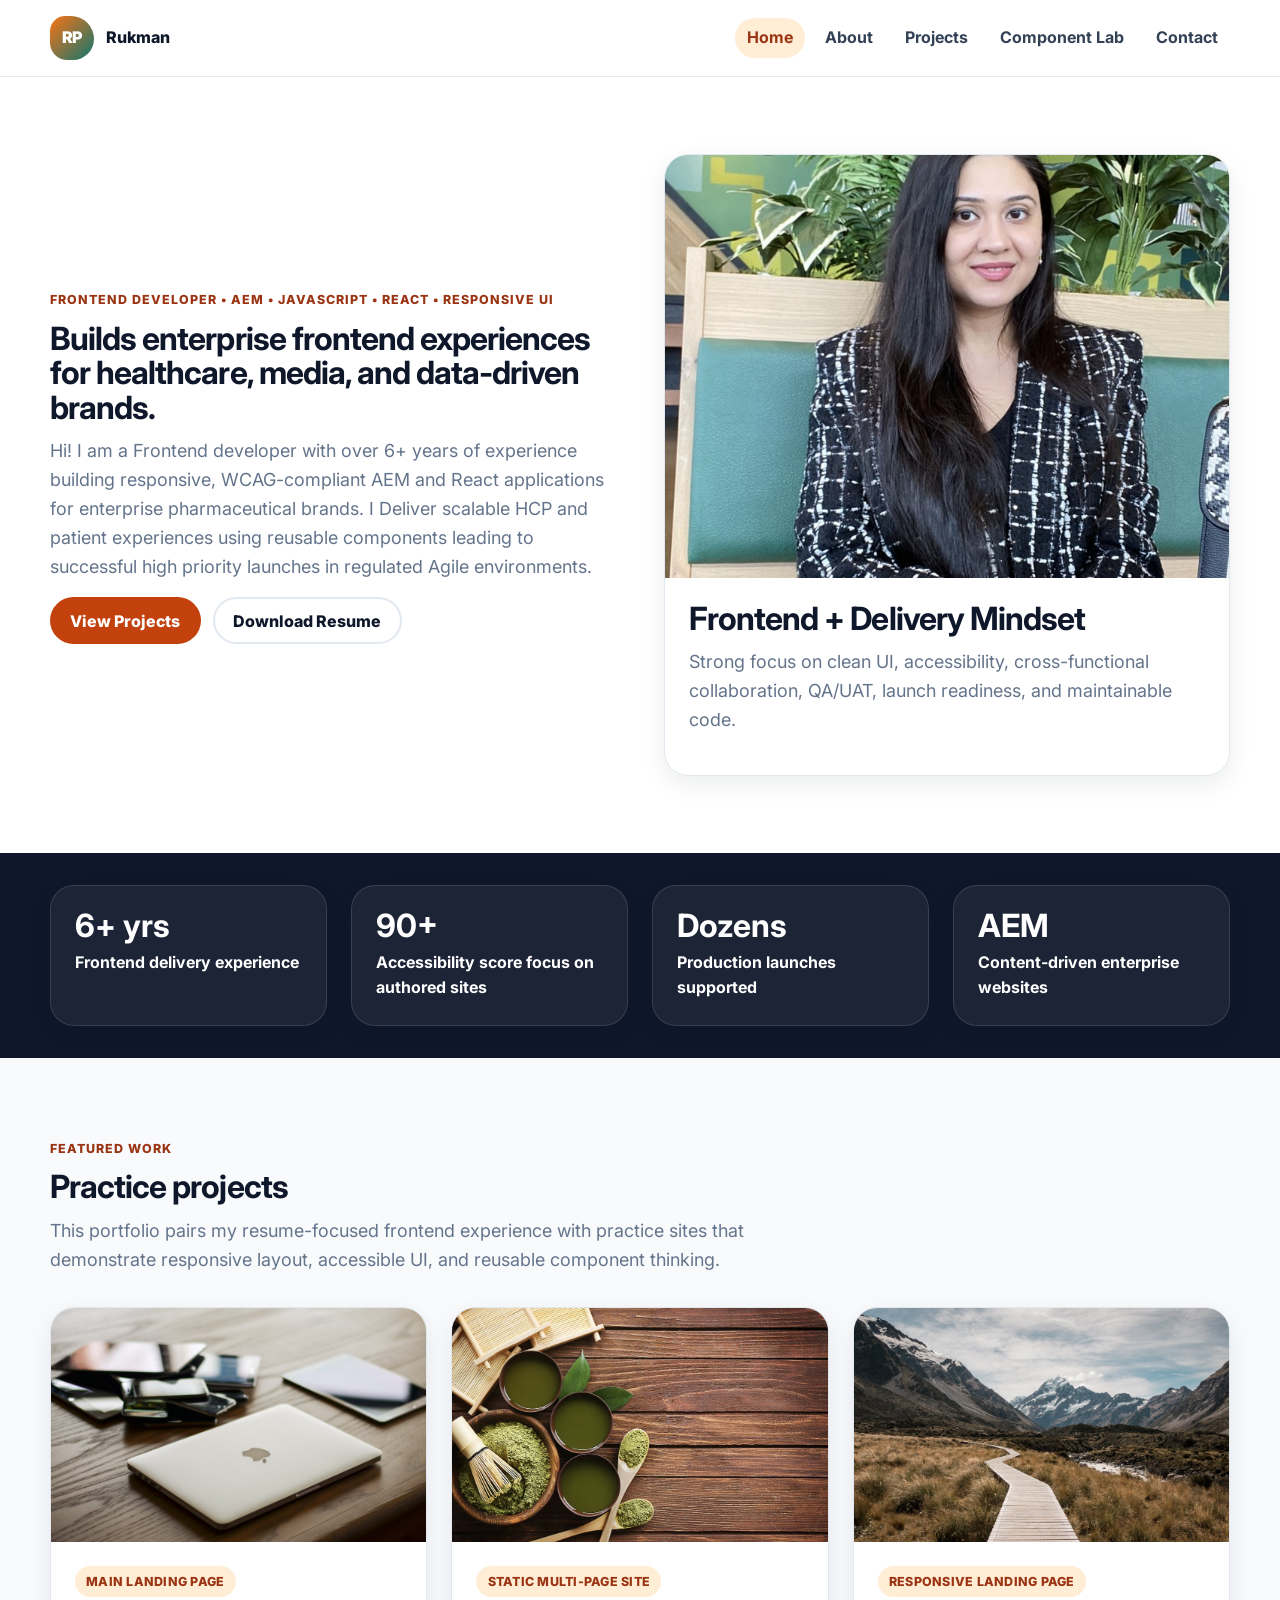
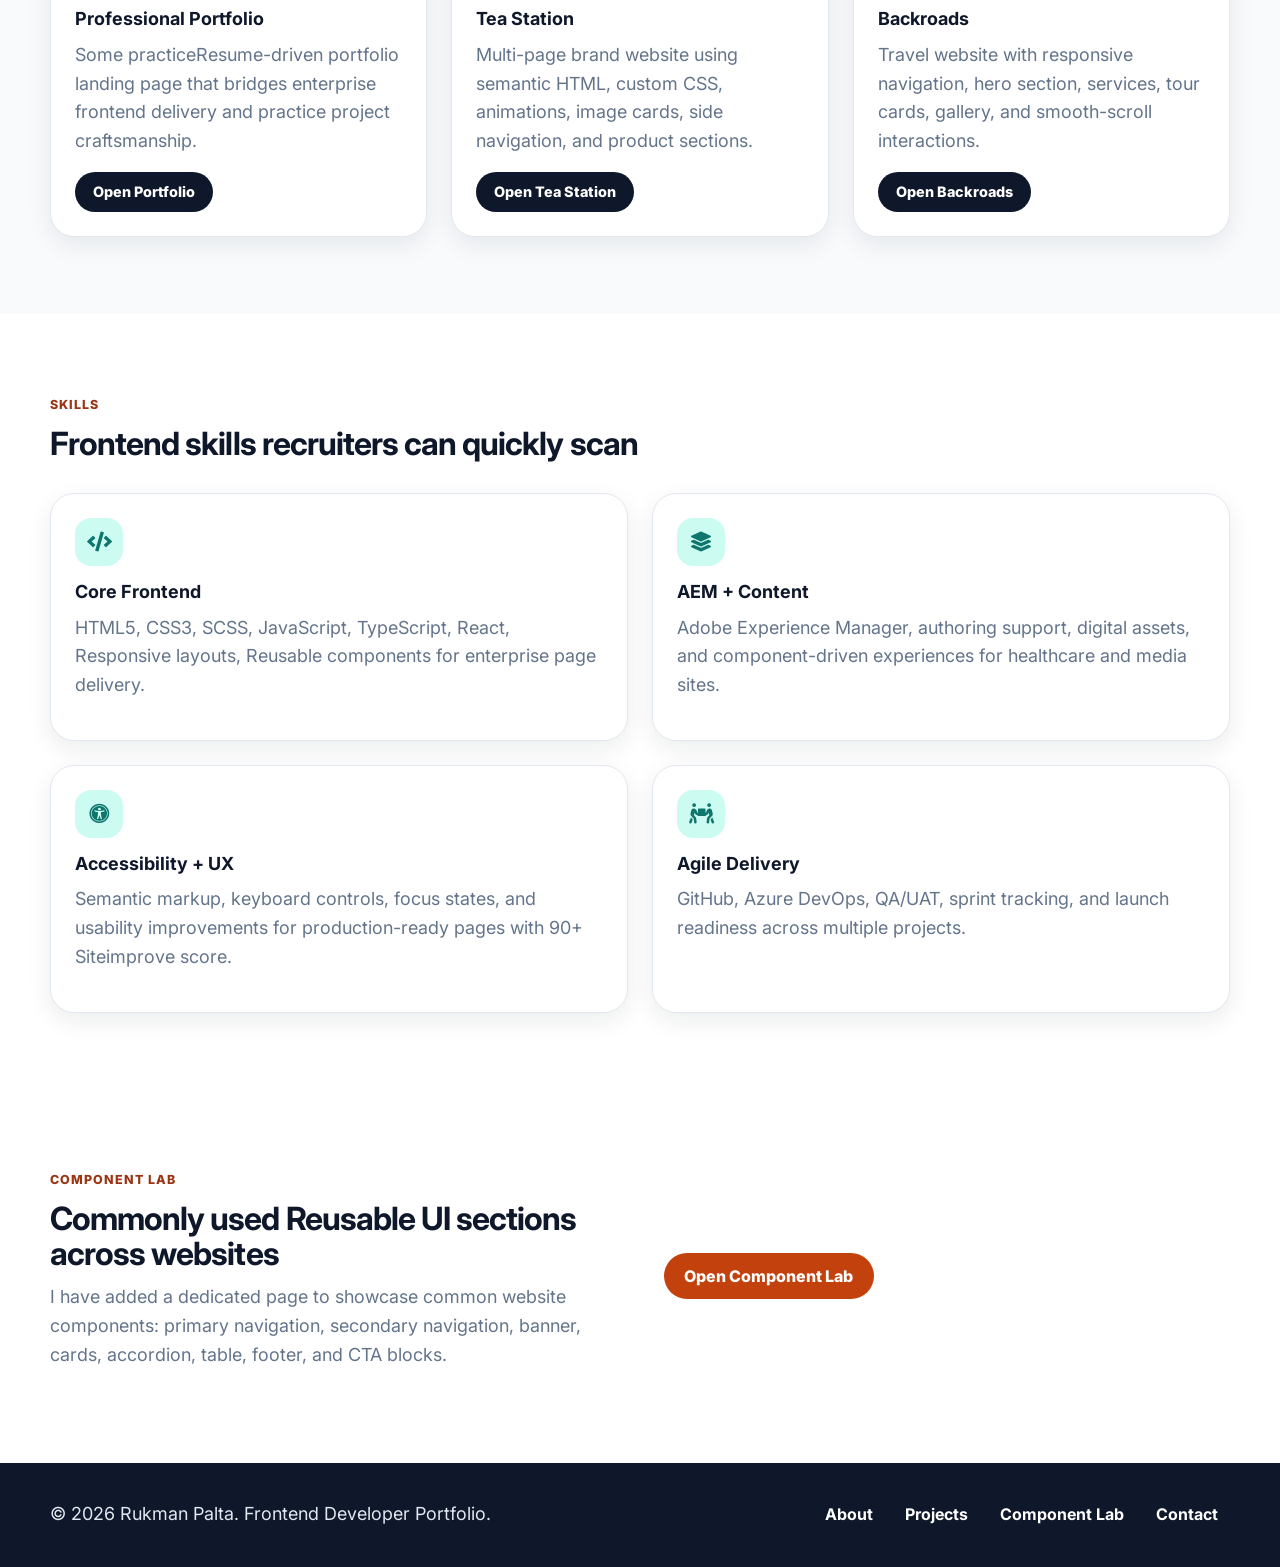
<file: index.html>
<!doctype html>
<html lang="en">
  <head>
    <meta charset="UTF-8" />
    <meta name="viewport" content="width=device-width, initial-scale=1.0" />
    <meta
      name="description"
      content="Frontend Developer portfolio for Rukman Palta highlighting enterprise AEM delivery and resume experience at Eversana, GDH, Real World, and Xapads alongside practice projects."
    />
    <title>Rukman Palta | Frontend Developer Portfolio</title>
    <link
      rel="stylesheet"
      href="./fontawesome-free-5.12.1-web/css/all.min.css"
    />
    <link rel="stylesheet" href="./css/main.css" />
  </head>
  <body>
    <a class="skip-link" href="#main">Skip to main content</a>

    <header class="site-header" id="top">
      <nav class="navbar" aria-label="Main navigation">
        <a class="brand" href="index.html" aria-label="Rukman Palta home">
          <span class="brand-mark">RP</span>
          <span class="brand-text">Rukman</span>
        </a>
        <button
          class="nav-toggle"
          type="button"
          aria-label="Open navigation menu"
          aria-controls="primary-navigation"
          aria-expanded="false"
        >
          <i class="fas fa-bars" aria-hidden="true"></i>
        </button>
        <ul class="nav-menu" id="primary-navigation">
          <li><a href="index.html" aria-current="page">Home</a></li>
          <li><a href="about.html">About</a></li>
          <li><a href="projects.html">Projects</a></li>
          <li><a href="component-lab.html">Component Lab</a></li>
          <li><a href="contact.html">Contact</a></li>
        </ul>
      </nav>
    </header>

    <main id="main">
      <section class="hero section section--hero">
        <div class="section-center hero-grid">
          <div class="hero-content">
            <p class="eyebrow">
              Frontend Developer • AEM • JavaScript • React • Responsive UI
            </p>
            <h1>
              Builds enterprise frontend experiences for healthcare, media,
              and data-driven brands.
            </h1>
            <p class="hero-copy">
              Hi! I am a Frontend developer with over 6+ years of experience building responsive, WCAG-compliant AEM and React applications for enterprise pharmaceutical brands. I Deliver scalable HCP and patient experiences using reusable components leading to successful high priority launches in regulated Agile environments.
            </p>
            <div class="button-group" aria-label="Portfolio calls to action">
              <a class="btn btn--primary" href="projects.html">View Projects</a>
              <a
                class="btn btn--secondary"
                href="./assets/resume.pdf"
                download
                aria-label="Download resume PDF"
                >Download Resume</a
              >
            </div>
          </div>
          <div class="hero-card" aria-label="Professional summary card">
            <img
              src="./images/hero-img.jpeg"
              alt="Workspace representing frontend development"
            />
            <div class="hero-card__body">
              <h2>Frontend + Delivery Mindset</h2>
              <p>
                Strong focus on clean UI, accessibility, cross-functional
                collaboration, QA/UAT, launch readiness, and maintainable code.
              </p>
            </div>
          </div>
        </div>
      </section>

      <section class="section stats-section" aria-label="Portfolio highlights">
        <div class="section-center stats-grid">
          <article class="stat-card">
            <strong>6+ yrs</strong>
            <span>Frontend delivery experience</span>
          </article>
          <article class="stat-card">
            <strong>90+</strong>
            <span>Accessibility score focus on authored sites</span>
          </article>
          <article class="stat-card">
            <strong>Dozens</strong>
            <span>Production launches supported</span>
          </article>
          <article class="stat-card">
            <strong>AEM</strong>
            <span>Content-driven enterprise websites</span>
          </article>
        </div>
      </section>
      <section class="section section--muted" id="featured-projects">
        <div class="section-center">
          <div class="section-heading">
            <p class="eyebrow">Featured Work</p>
            <h2>Practice projects</h2>
            <p>
              This portfolio pairs my resume-focused frontend experience with
              practice sites that demonstrate responsive layout, accessible UI,
              and reusable component thinking.
            </p>
          </div>

          <div class="project-grid project-grid--three">
            <article class="project-card">
              <img
                src="./images/project-1.jpeg"
                alt="Portfolio project preview"
              />
              <div class="project-card__content">
                <span class="tag">Main Landing Page</span>
                <h3>Professional Portfolio</h3>
                <p>
                  Some practiceResume-driven portfolio landing page that bridges enterprise
                  frontend delivery and practice project craftsmanship.
                </p>
                <a class="btn btn--small" href="index.html">Open Portfolio</a>
              </div>
            </article>

            <article class="project-card">
              <img
                src="./projects/tea-station/images/main-bcg.jpeg"
                alt="Tea Station landing page preview"
              />
              <div class="project-card__content">
                <span class="tag">Static Multi-page Site</span>
                <h3>Tea Station</h3>
                <p>
                  Multi-page brand website using semantic HTML, custom CSS,
                  animations, image cards, side navigation, and product
                  sections.
                </p>
                <a
                  class="btn btn--small"
                  href="./projects/tea-station/index.html"
                  >Open Tea Station</a
                >
              </div>
            </article>

            <article class="project-card">
              <img
                src="./projects/backroads/images/main.jpeg"
                alt="Backroads travel project preview"
              />
              <div class="project-card__content">
                <span class="tag">Responsive Landing Page</span>
                <h3>Backroads</h3>
                <p>
                  Travel website with responsive navigation, hero section,
                  services, tour cards, gallery, and smooth-scroll interactions.
                </p>
                <a class="btn btn--small" href="./projects/backroads/index.html"
                  >Open Backroads</a
                >
              </div>
            </article>
          </div>
        </div>
      </section>

      <section class="section" id="skills">
        <div class="section-center">
          <div class="section-heading">
            <p class="eyebrow">Skills</p>
            <h2>Frontend skills recruiters can quickly scan</h2>
          </div>
          <div class="skills-grid">
            <article class="skill-card">
              <i class="fas fa-code" aria-hidden="true"></i>
              <h3>Core Frontend</h3>
              <p>
                HTML5, CSS3, SCSS, JavaScript, TypeScript, React, Responsive layouts,
                Reusable components for enterprise page delivery.
              </p>
            </article>
            <article class="skill-card">
              <i class="fas fa-layer-group" aria-hidden="true"></i>
              <h3>AEM + Content</h3>
              <p>
                Adobe Experience Manager, authoring support, digital assets, and
                component-driven experiences for healthcare and media sites.
              </p>
            </article>
            <article class="skill-card">
              <i class="fas fa-universal-access" aria-hidden="true"></i>
              <h3>Accessibility + UX</h3>
              <p>
                Semantic markup, keyboard controls, focus states, and usability
                improvements for production-ready pages with 90+ Siteimprove score.
              </p>
            </article>
            <article class="skill-card">
              <i class="fas fa-people-carry" aria-hidden="true"></i>
              <h3>Agile Delivery</h3>
              <p>
                GitHub, Azure DevOps, QA/UAT, sprint tracking, and launch
                readiness across multiple projects.
              </p>
            </article>
          </div>
        </div>
      </section>

      <section class="section">
        <div class="section-center split-grid split-grid--center">
          <div>
            <p class="eyebrow">Component Lab</p>
            <h2>Commonly used Reusable UI sections across websites</h2>
            <p>
              I have added a dedicated page to showcase common website components:
              primary navigation, secondary navigation, banner, cards,
              accordion, table, footer, and CTA blocks.
            </p>
          </div>
          <div class="button-group">
            <a class="btn btn--primary" href="component-lab.html"
              >Open Component Lab</a
            >
          </div>
        </div>
      </section>
    </main>

    <footer class="footer">
      <div class="section-center footer-grid">
        <p>
          &copy; <span id="year"></span> Rukman Palta. Frontend Developer
          Portfolio.
        </p>
        <ul class="footer-links" aria-label="Footer navigation">
          <li><a href="about.html">About</a></li>
          <li><a href="projects.html">Projects</a></li>
          <li><a href="component-lab.html">Component Lab</a></li>
          <li><a href="contact.html">Contact</a></li>
        </ul>
      </div>
    </footer>

    <script src="./js/app.js"></script>
  </body>
</html>
</file>
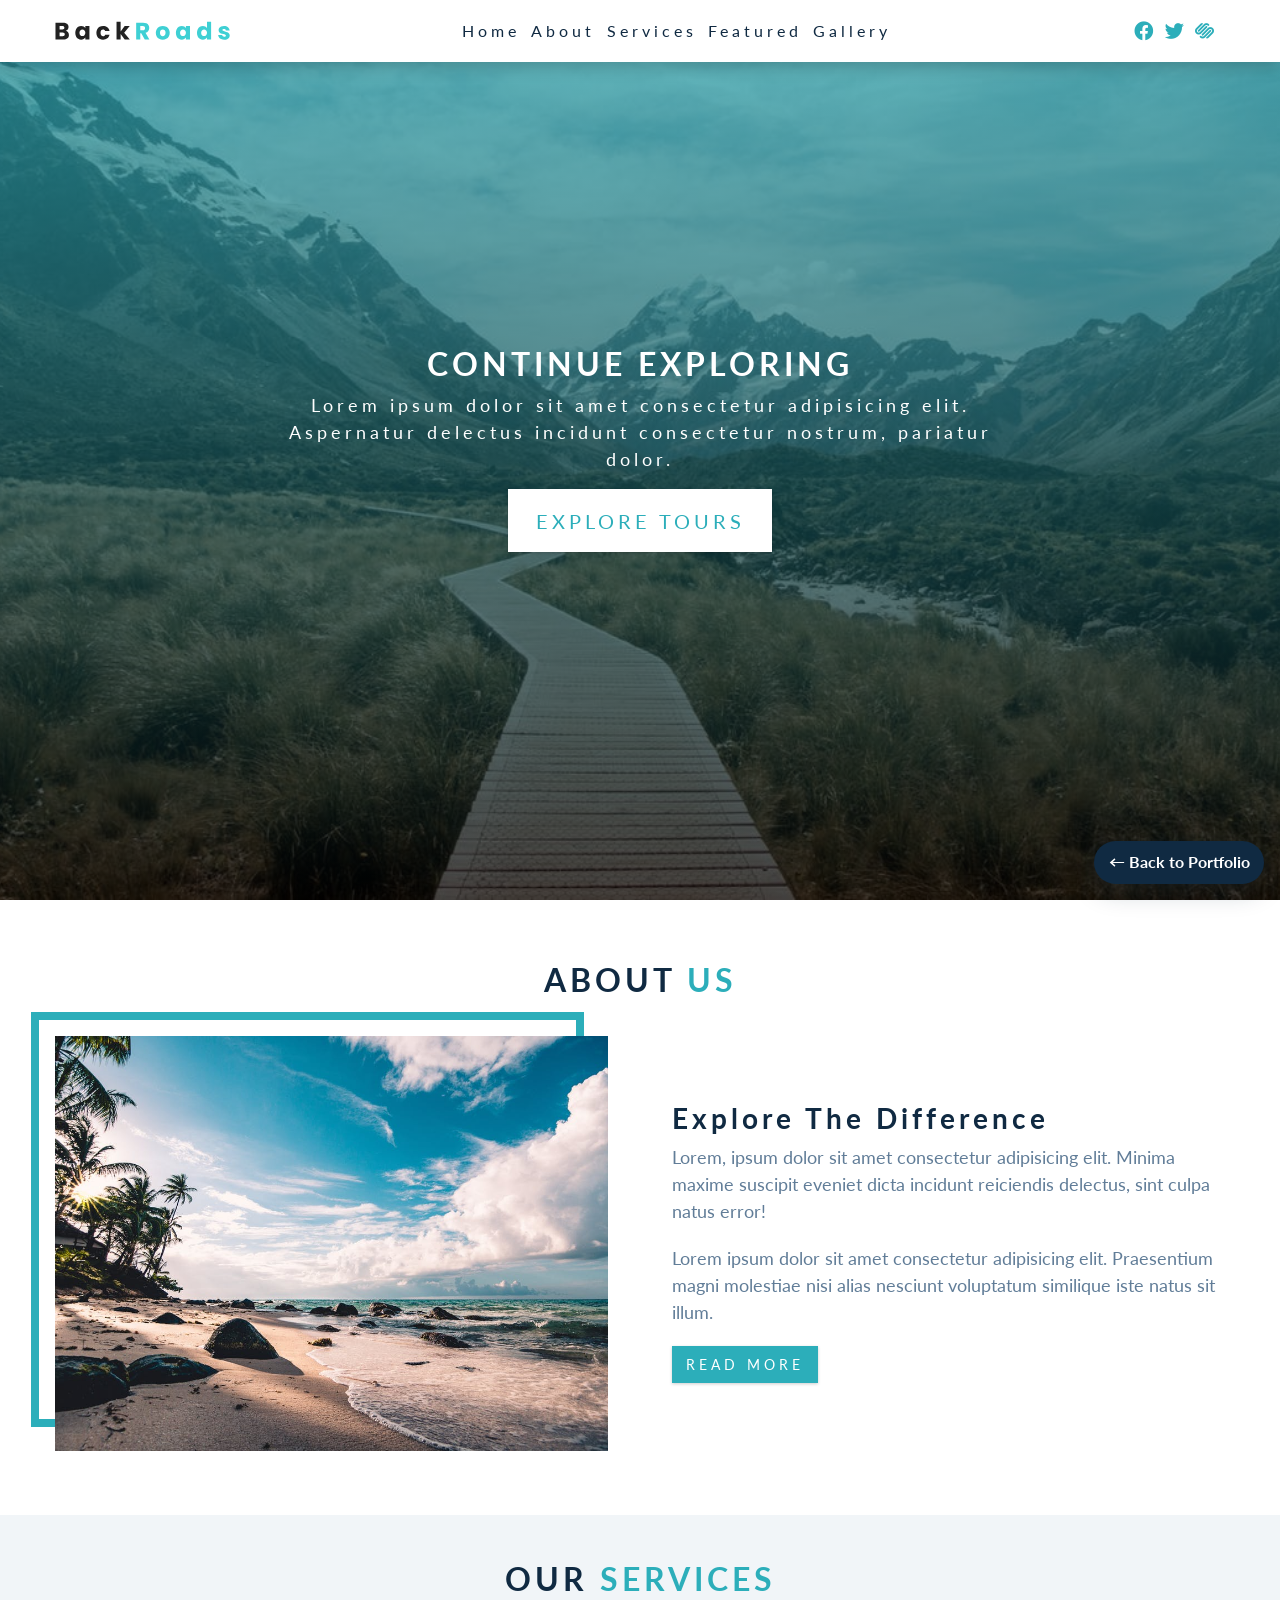
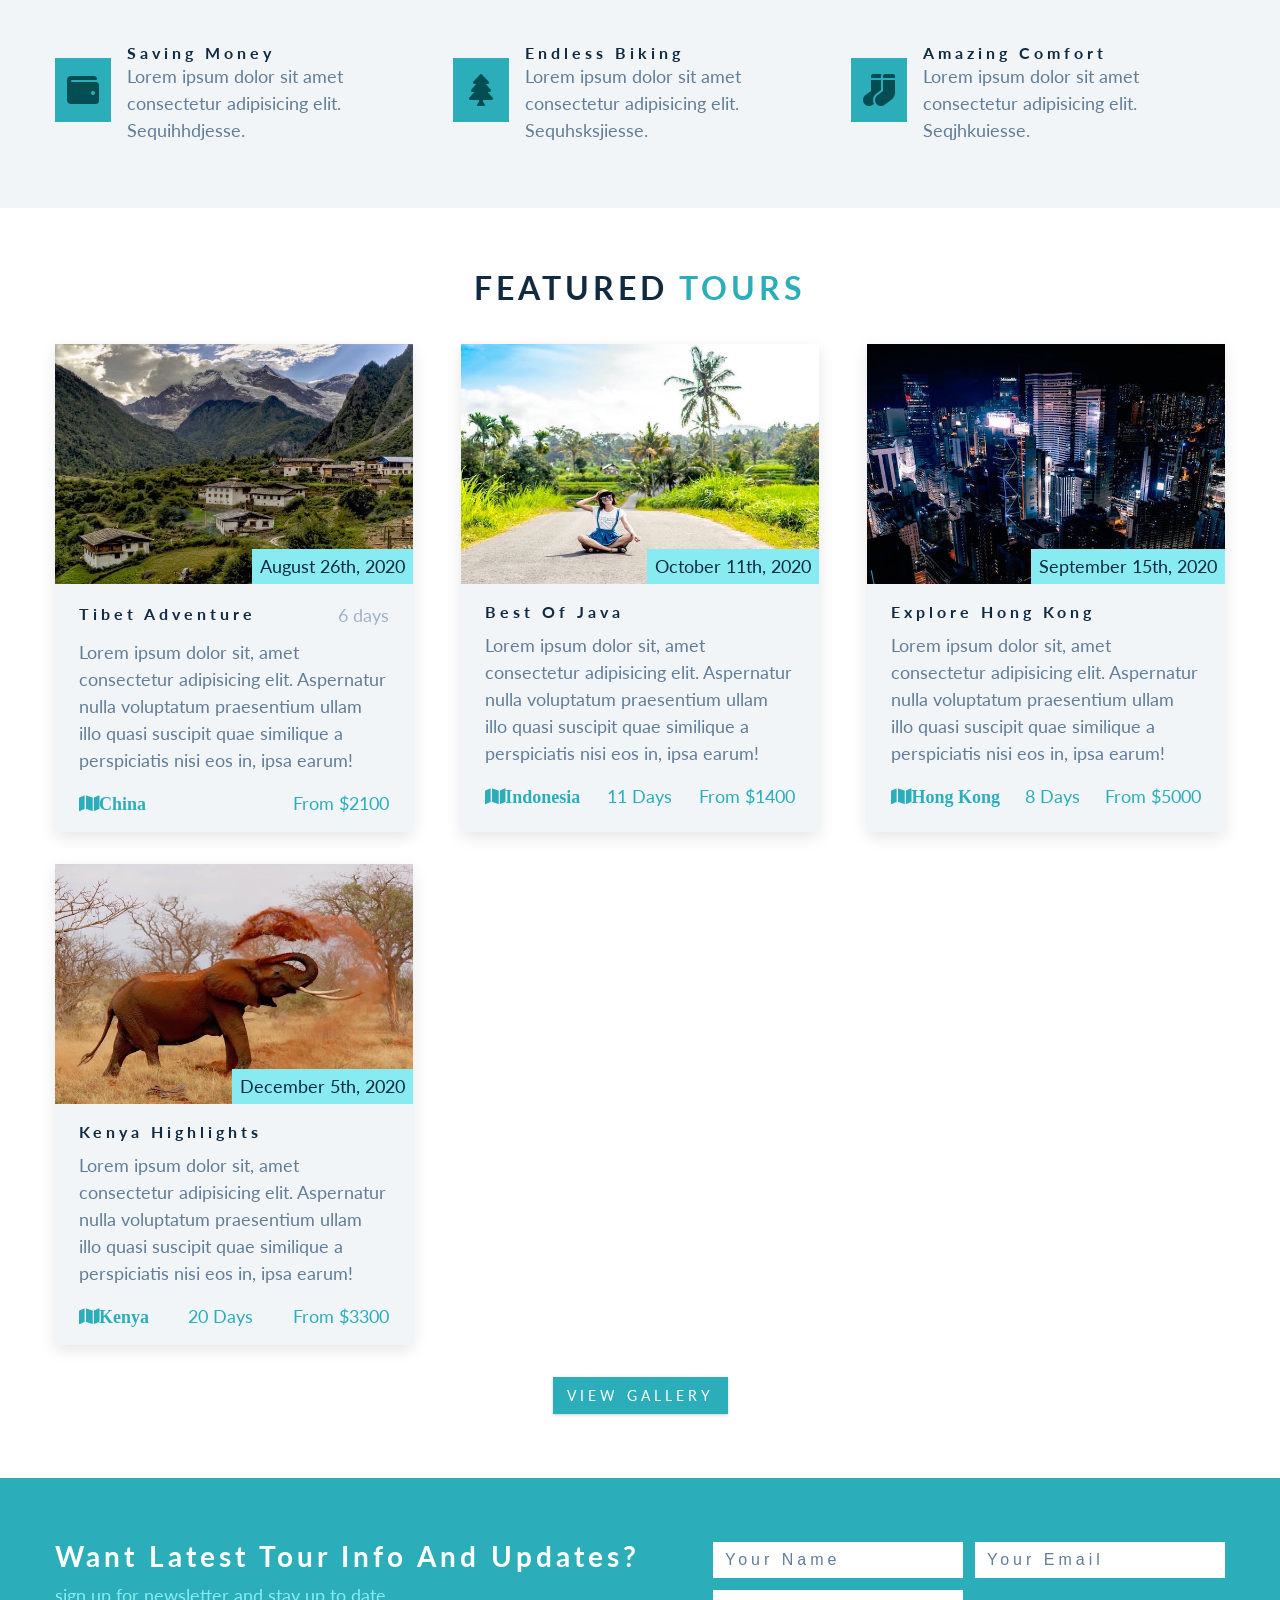
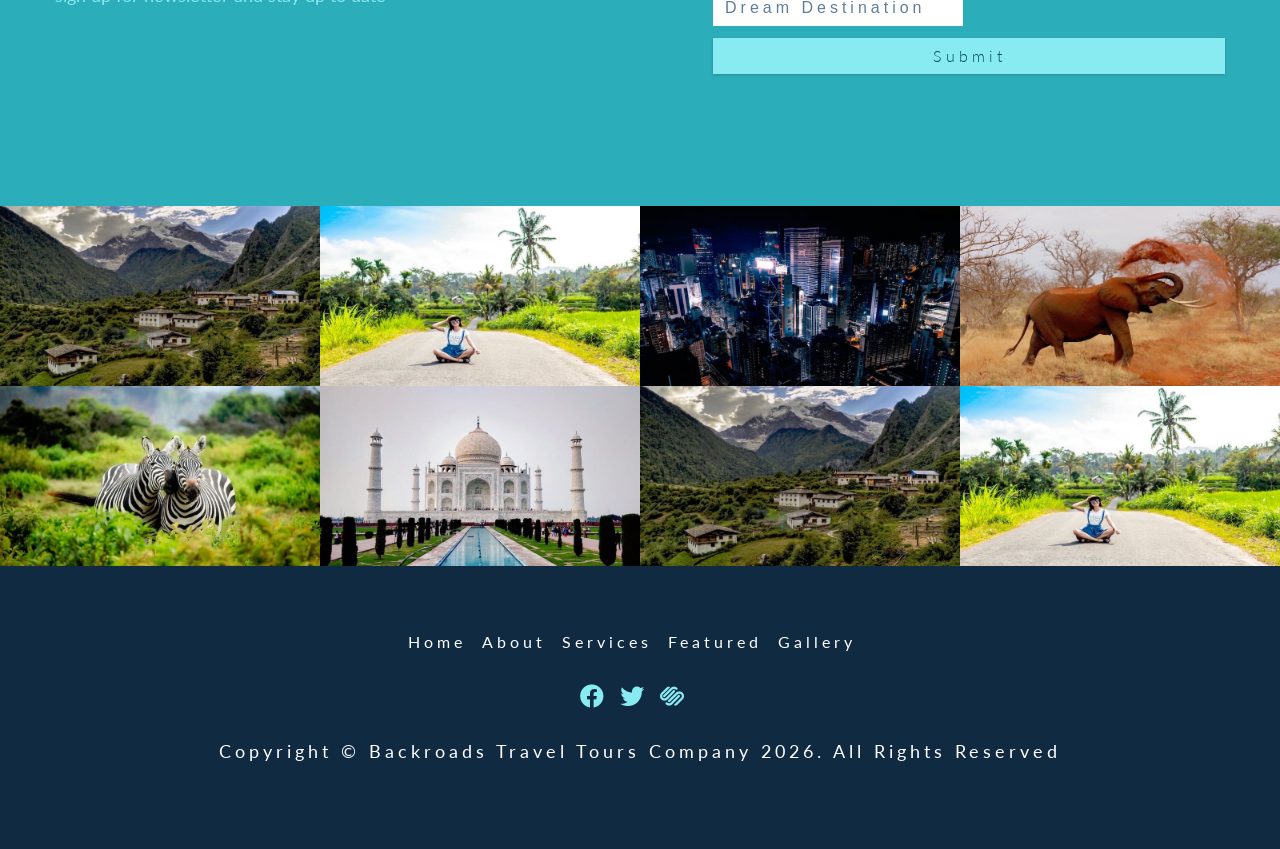
<file: projects/backroads/index.html>
<!DOCTYPE html>
<html lang="en">
  <head>
    <meta charset="UTF-8" />
    <meta name="viewport" content="width=device-width, initial-scale=1.0" />
    <meta http-equiv="X-UA-Compatible" content="ie=edge" />
    <title>Backroads || Tour Company</title>
    <!-- favicon -->
    <link rel="shortcut icon" href="./images/favicon.ico" type="image/x-icon" />
    <!-- font-awesome -->
    <link
      rel="stylesheet"
      href="./fontawesome-free-5.12.1-web/css/all.min.css"
    />
    <!-- styles css -->
    <link rel="stylesheet" href="./css/styles.css" />
    <link rel="stylesheet" href="./css/portfolio-integration.css" />
  </head>
  <body>
    <a class="portfolio-back-link" href="../../index.html">← Back to Portfolio</a>
    <!-- header  -->
    <header id="home">
      <!-- navbar -->
      <nav class="navbar">
        <div class="nav-center">
          <!-- nav header -->
          <div class="nav-header">
            <img src="./images/logo.svg" class="nav-logo" alt="" />
            <button type="button" class="nav-toggle" id="nav-toggle">
              <i class="fas fa-bars"></i>
            </button>
          </div>
          <!-- end of nav header -->
          <!-- nav-links -->
          <ul class="nav-links" id="nav-links">
            <!-- single link -->
            <li>
              <a href="#home" class="nav-link scroll-link">home</a>
            </li>
            <!-- end of single link -->
            <!-- single link -->
            <li>
              <a href="#about" class="nav-link scroll-link">about</a>
            </li>
            <!-- end of single link -->
            <!-- single link -->
            <li>
              <a href="#services" class="nav-link scroll-link">services</a>
            </li>
            <!-- end of single link -->
            <!-- single link -->
            <li>
              <a href="#featured" class="nav-link scroll-link">featured</a>
            </li>
            <!-- end of single link -->
            <!-- single link -->
            <li>
              <a href="#gallery" class="nav-link scroll-link">gallery</a>
            </li>
            <!-- end of single link -->
          </ul>
          <!-- end of nav links -->

          <!--  nav icons -->
          <ul class="nav-icons">
            <!-- single icon -->
            <li class="icon">
              <a
                href="https://www.facebook.com"
                class="nav-icon"
                target="_blank"
                ><i class="fab fa-facebook"> </i>
              </a>
            </li>
            <!--end of single icon -->
            <!-- single icon -->
            <li class="icon">
              <a href="https://www.twitter.com" class="nav-icon" target="_blank"
                ><i class="fab fa-twitter"> </i>
              </a>
            </li>
            <!--end of single icon -->
            <!-- single icon -->
            <li class="icon">
              <a href="https://www.twitter.com" class="nav-icon" target="_blank"
                ><i class="fab fa-squarespace"> </i>
              </a>
            </li>
            <!--end of single icon -->
          </ul>
          <!-- end of nav-icons -->
        </div>
      </nav>
      <!-- end of navbar -->
      <!-- hero -->
      <div class="hero">
        <div class="hero-banner">
          <h1>continue exploring</h1>
          <p>
            Lorem ipsum dolor sit amet consectetur adipisicing elit. Aspernatur
            delectus incidunt consectetur nostrum, pariatur dolor.
          </p>
          <a href="#featured" class="btn hero-btn scroll-link">explore tours</a>
        </div>
      </div>
    </header>
    <!-- end of hero -->
    <!-- end of header  -->

    <!-- about section -->
    <section class="section" id="about">
      <!-- section title -->
      <div class="section-title">
        <h2>about <span>us</span></h2>
      </div>
      <!-- end of section title -->
      <div class="section-center about-center">
        <!-- about img wrapper -->
        <article class="about-img">
          <img
            src="./images/about.jpeg"
            class="about-photo"
            alt="about-picture"
          />
        </article>
        <!-- about info -->
        <article class="about-info">
          <h3>explore the difference</h3>
          <p>
            Lorem, ipsum dolor sit amet consectetur adipisicing elit. Minima
            maxime suscipit eveniet dicta incidunt reiciendis delectus, sint
            culpa natus error!
          </p>
          <p>
            Lorem ipsum dolor sit amet consectetur adipisicing elit. Praesentium
            magni molestiae nisi alias nesciunt voluptatum similique iste natus
            sit illum.
          </p>
          <a href="#services" class="btn scroll-link">read more</a>
        </article>
      </div>
    </section>
    <!-- end of about section -->

    <!-- services -->
    <section class="services section" id="services">
      <!-- section title -->
      <div class="section-title">
        <h2>our <span>services</span></h2>
      </div>
      <!-- end of section title -->
      <!-- service articles -->
      <div class="services-center section-center">
        <!-- single service one -->
        <article class="service">
          <span class="service-icon"><i class="fas fa-wallet fa-fw"></i></span>
          <div class="service-info">
            <h4 class="service-title">saving money</h4>
            <p class="service-text">
              Lorem ipsum dolor sit amet consectetur adipisicing elit.
              Sequihhdjesse.
            </p>
          </div>
        </article>
        <!-- end of single service one-->
        <!-- single service two -->
        <article class="service">
          <span class="service-icon"><i class="fas fa-tree fa-fw"></i></span>
          <div class="service-info">
            <h4 class="service-title">endless biking</h4>
            <p class="service-text">
              Lorem ipsum dolor sit amet consectetur adipisicing elit.
              Sequhsksjiesse.
            </p>
          </div>
        </article>
        <!-- end of single service two -->
        <!-- single service three -->
        <article class="service">
          <span class="service-icon"><i class="fas fa-socks fa-fw"></i></span>
          <div class="service-info">
            <h4 class="service-title">amazing comfort</h4>
            <p class="service-text">
              Lorem ipsum dolor sit amet consectetur adipisicing elit.
              Seqjhkuiesse.
            </p>
          </div>
        </article>
        <!-- end of single service three -->
      </div>

      <!-- end of service articles -->
    </section>
    <!--end services -->

    <!-- featured tours -->
    <section class="section" id="featured">
      <!-- feature title -->
      <div class="section-title">
        <h2>featured <span>tours</span></h2>
      </div>
      <!-- end of feature title -->
      <div class="featured-center section-center">
        <!-- single tour one -->
        <article class="tour-card">
          <div class="tour-img-container">
            <img src="./images/tour-1.jpeg" class="tour-img" alt="tour-1" />
            <p class="tour-date">august 26th, 2020</p>
          </div>
          <!-- tour info -->
          <div class="tour-info">
            <div class="tour-title">
              <h4 class="">tibet adventure</h4>
              <p>6 days</p>
            </div>
            <p class="">
              Lorem ipsum dolor sit, amet consectetur adipisicing elit.
              Aspernatur nulla voluptatum praesentium ullam illo quasi suscipit
              quae similique a perspiciatis nisi eos in, ipsa earum!
            </p>
            <div class="tour-footer">
              <p>
                <span><i class="fas fa-map">china</i></span>
              </p>
              <p>from $2100</p>
            </div>
          </div>
        </article>
        <!-- end of single tour -->
        <!-- single tour two -->
        <article class="tour-card">
          <div class="tour-img-container">
            <img src="./images/tour-2.jpeg" class="tour-img" alt="tour-2" />
            <p class="tour-date">october 11th, 2020</p>
          </div>
          <!-- tour info -->
          <div class="tour-info">
            <h4 class="">best of java</h4>
            <p class="">
              Lorem ipsum dolor sit, amet consectetur adipisicing elit.
              Aspernatur nulla voluptatum praesentium ullam illo quasi suscipit
              quae similique a perspiciatis nisi eos in, ipsa earum!
            </p>
            <div class="tour-footer">
              <p>
                <span><i class="fas fa-map">indonesia</i></span>
              </p>
              <p>11 days</p>
              <p>from $1400</p>
            </div>
          </div>
        </article>
        <!-- end of single tour two -->
        <!-- single tour three -->
        <article class="tour-card">
          <div class="tour-img-container">
            <img src="./images/tour-3.jpeg" class="tour-img" alt="tour-3" />
            <p class="tour-date">september 15th, 2020</p>
          </div>
          <!-- tour info -->
          <div class="tour-info">
            <h4 class="">explore hong kong</h4>
            <p class="">
              Lorem ipsum dolor sit, amet consectetur adipisicing elit.
              Aspernatur nulla voluptatum praesentium ullam illo quasi suscipit
              quae similique a perspiciatis nisi eos in, ipsa earum!
            </p>
            <div class="tour-footer">
              <p>
                <span><i class="fas fa-map">hong kong</i></span>
              </p>
              <p>8 days</p>
              <p>from $5000</p>
            </div>
          </div>
        </article>
        <!-- end of single tour three -->
        <!-- single tour four -->
        <article class="tour-card">
          <div class="tour-img-container">
            <img src="./images/tour-4.jpeg" class="tour-img" alt="tour-4" />
            <p class="tour-date">december 5th, 2020</p>
          </div>
          <!-- tour info -->
          <div class="tour-info">
            <h4 class="">kenya highlights</h4>
            <p class="">
              Lorem ipsum dolor sit, amet consectetur adipisicing elit.
              Aspernatur nulla voluptatum praesentium ullam illo quasi suscipit
              quae similique a perspiciatis nisi eos in, ipsa earum!
            </p>
            <div class="tour-footer">
              <p>
                <span><i class="fas fa-map">kenya</i></span>
              </p>
              <p>20 days</p>
              <p>from $3300</p>
            </div>
          </div>
        </article>
        <!-- end of single tour four -->
      </div>
      <!-- end of featured tours -->
      <div class="tour-btn">
        <a href="#gallery" class="btn scroll-link">view gallery</a>
      </div>
    </section>
    <!-- contact -->
    <section class="section contact" id="contact">
      <div class="section-center contact-center">
        <!-- contact-title -->
        <article class="contact-title">
          <h3>want latest tour info and updates?</h3>
          <p>sign up for newsletter and stay up to date</p>
        </article>
        <!-- contact form -->
        <form class="contact-form" data-demo-form novalidate>
          <input
            type="text"
            name="name"
            class="form-control"
            placeholder="your name"
            aria-label="Your name"
            required
          />
          <input
            type="email"
            name="email"
            class="form-control"
            placeholder="your email"
            aria-label="Your email address"
            required
          />
          <input
            type="text"
            name="destination"
            class="form-control"
            placeholder="dream destination"
            aria-label="Dream destination"
          />
          <button type="submit" class="btn btn-submit">submit</button>
          <p class="form-status" data-form-status role="status" aria-live="polite"></p>
        </form>
      </div>
    </section>

    <!-- end of contact -->

    <!-- gallery  -->
    <section id="gallery">
      <div class="gallery-center">
        <!-- single-item -->
        <article class="gallery-img-container">
          <img src="./images/tour-1.jpeg" class="gallery-img" alt="img-1" />
          <a href="./images/tour-1.jpeg" class="gallery-icon" target="_blank" rel="noopener noreferrer" aria-label="Open gallery image">
            <i class="fas fa-search"></i>
          </a>
        </article>
        <!-- end of single-item -->
        <!-- single-item 2-->
        <article class="gallery-img-container">
          <img src="./images/tour-2.jpeg" class="gallery-img" alt="" />
          <a href="./images/tour-2.jpeg" class="gallery-icon" target="_blank" rel="noopener noreferrer" aria-label="Open gallery image">
            <i class="fas fa-search"></i>
          </a>
        </article>
        <!-- end of single-item 2-->
        <!-- single-item 3-->
        <article class="gallery-img-container">
          <img src="./images/tour-3.jpeg" class="gallery-img" alt="" />
          <a href="./images/tour-3.jpeg" class="gallery-icon" target="_blank" rel="noopener noreferrer" aria-label="Open gallery image">
            <i class="fas fa-search"></i>
          </a>
        </article>
        <!-- end of single-item 3-->
        <!-- single-item 4-->
        <article class="gallery-img-container">
          <img src="./images/tour-4.jpeg" class="gallery-img" alt="" />
          <a href="./images/tour-4.jpeg" class="gallery-icon" target="_blank" rel="noopener noreferrer" aria-label="Open gallery image">
            <i class="fas fa-search"></i>
          </a>
        </article>
        <!-- end of single-item 4-->
        <!-- single-item 5-->
        <article class="gallery-img-container">
          <img src="./images/tour-5.jpeg" class="gallery-img" alt="" />
          <a href="./images/tour-5.jpeg" class="gallery-icon" target="_blank" rel="noopener noreferrer" aria-label="Open gallery image">
            <i class="fas fa-search"></i>
          </a>
        </article>
        <!-- end of single-item 5-->
        <!-- single-item 6-->
        <article class="gallery-img-container">
          <img src="./images/tour-6.jpeg" class="gallery-img" alt="" />
          <a href="./images/tour-6.jpeg" class="gallery-icon" target="_blank" rel="noopener noreferrer" aria-label="Open gallery image">
            <i class="fas fa-search"></i>
          </a>
        </article>
        <!-- end of single-item 6-->
        <!-- single-item 7-->
        <article class="gallery-img-container">
          <img src="./images/tour-1.jpeg" class="gallery-img" alt="" />
          <a href="./images/main.jpeg" class="gallery-icon" target="_blank" rel="noopener noreferrer" aria-label="Open gallery image">
            <i class="fas fa-search"></i>
          </a>
        </article>
        <!-- end of single-item 7-->
        <!-- single-item 8-->
        <article class="gallery-img-container">
          <img src="./images/tour-2.jpeg" class="gallery-img" alt="" />
          <a href="./images/about.jpeg" class="gallery-icon" target="_blank" rel="noopener noreferrer" aria-label="Open gallery image">
            <i class="fas fa-search"></i>
          </a>
        </article>
        <!-- end of single-item 8-->
      </div>
    </section>
    <!-- end of gallery  -->

    <!-- footer -->
    <footer class="section footer">
      <ul class="footer-links">
        <!-- single link -->
        <li>
          <a href="#home" class="footer-link scroll-link">home</a>
        </li>
        <!-- end of single link -->
        <!-- single link -->
        <li>
          <a href="#about" class="footer-link scroll-link">about</a>
        </li>
        <!-- end of single link -->
        <!-- single link -->
        <li>
          <a href="#services" class="footer-link scroll-link">services</a>
        </li>
        <!-- end of single link -->
        <!-- single link -->
        <li>
          <a href="#featured" class="footer-link scroll-link">featured</a>
        </li>
        <!-- end of single link -->
        <!-- single link -->
        <li>
          <a href="#gallery" class="footer-link scroll-link">gallery</a>
        </li>
        <!-- end of single link -->
      </ul>
      <!-- end of footer links -->

      <!-- footer icons -->
      <ul class="footer-icons">
        <!-- single icon -->
        <li class="icon">
          <a href="https://www.facebook.com" class="footer-icon" target="_blank"
            ><i class="fab fa-facebook"> </i>
          </a>
        </li>
        <!--end of single icon -->
        <!-- single icon -->
        <li class="icon">
          <a href="https://www.twitter.com" class="footer-icon" target="_blank"
            ><i class="fab fa-twitter"> </i>
          </a>
        </li>
        <!--end of single icon -->
        <!-- single icon -->
        <li class="icon">
          <a href="https://www.twitter.com" class="footer-icon" target="_blank"
            ><i class="fab fa-squarespace"> </i>
          </a>
        </li>
        <!--end of single icon -->
      </ul>
      <!-- end of footer icons -->
      <p class="copyright">
        copyright &copy; backroads travel tours company <span id="date"></span>.
        all rights reserved
      </p>
    </footer>
    <!-- js -->
    <script src="../shared/demo-forms.js"></script>
    <script src="./js/app.js"></script>
  </body>
</html>
</file>
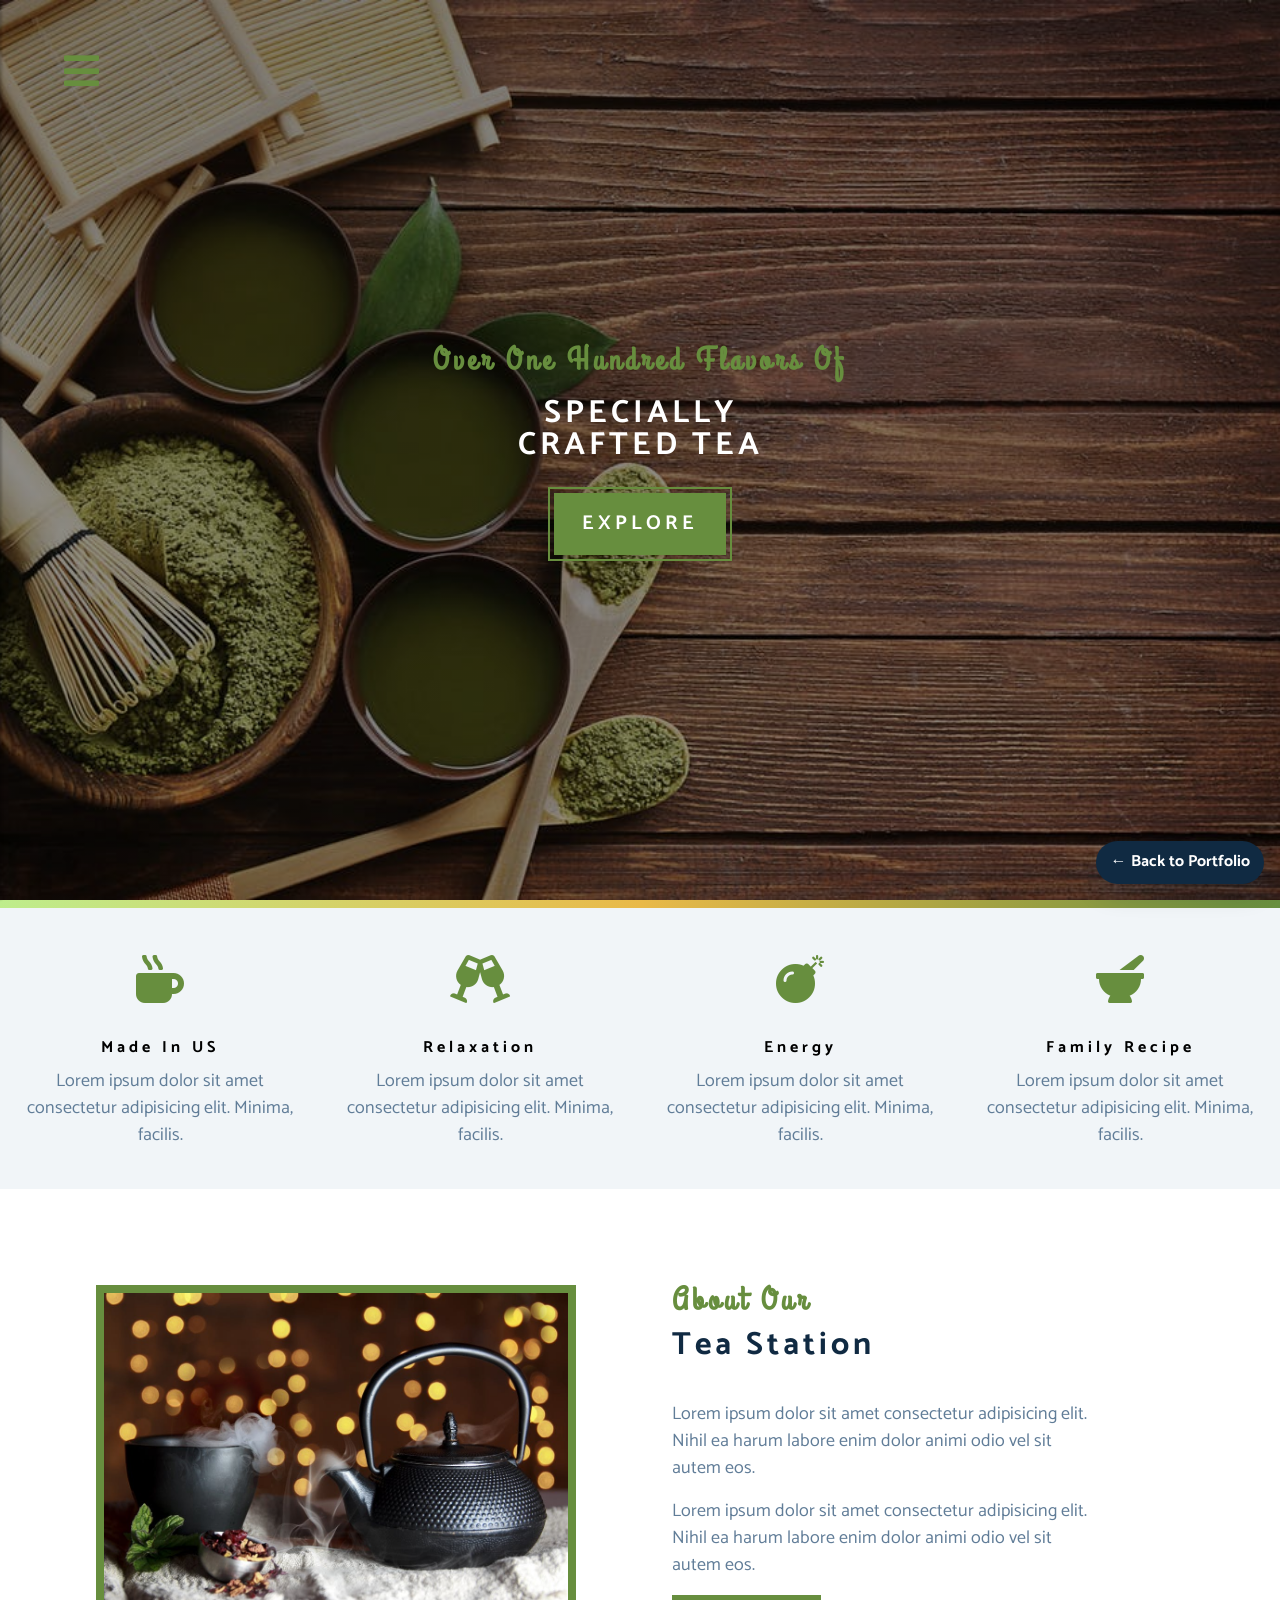
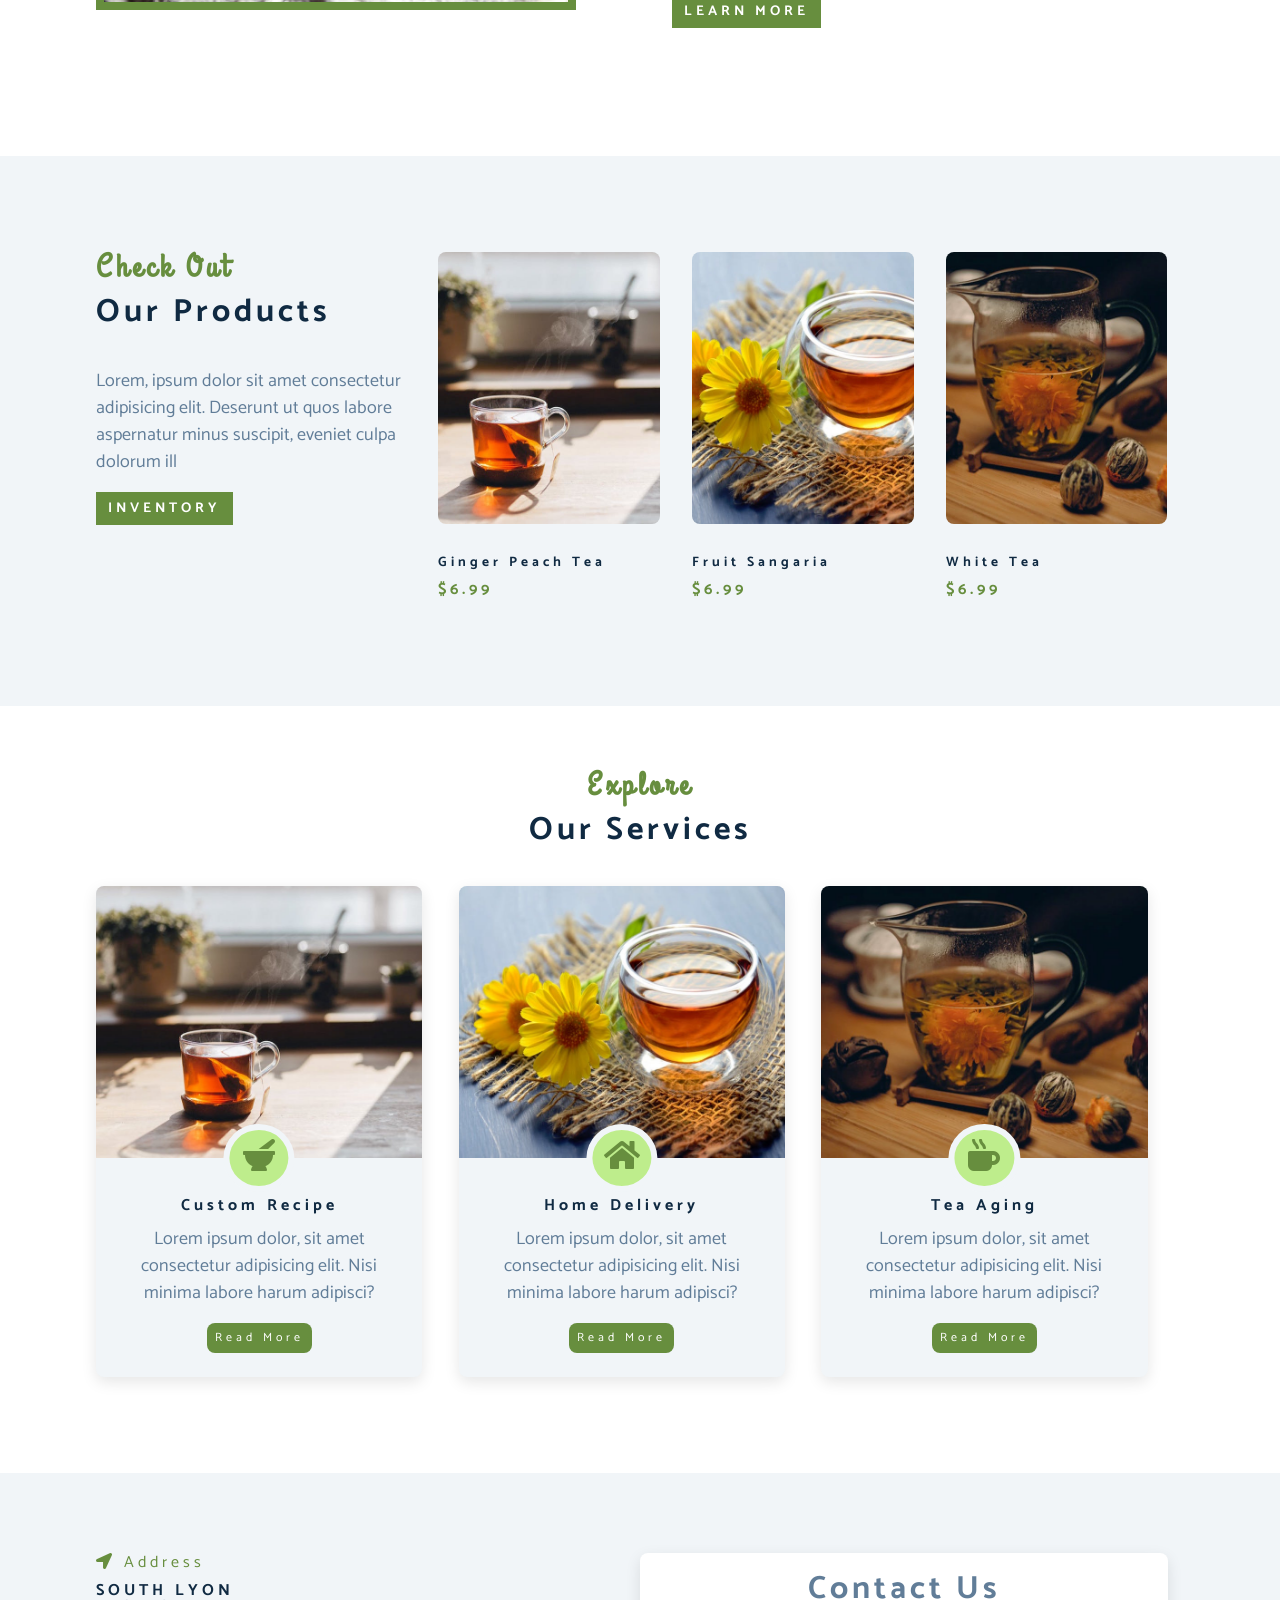
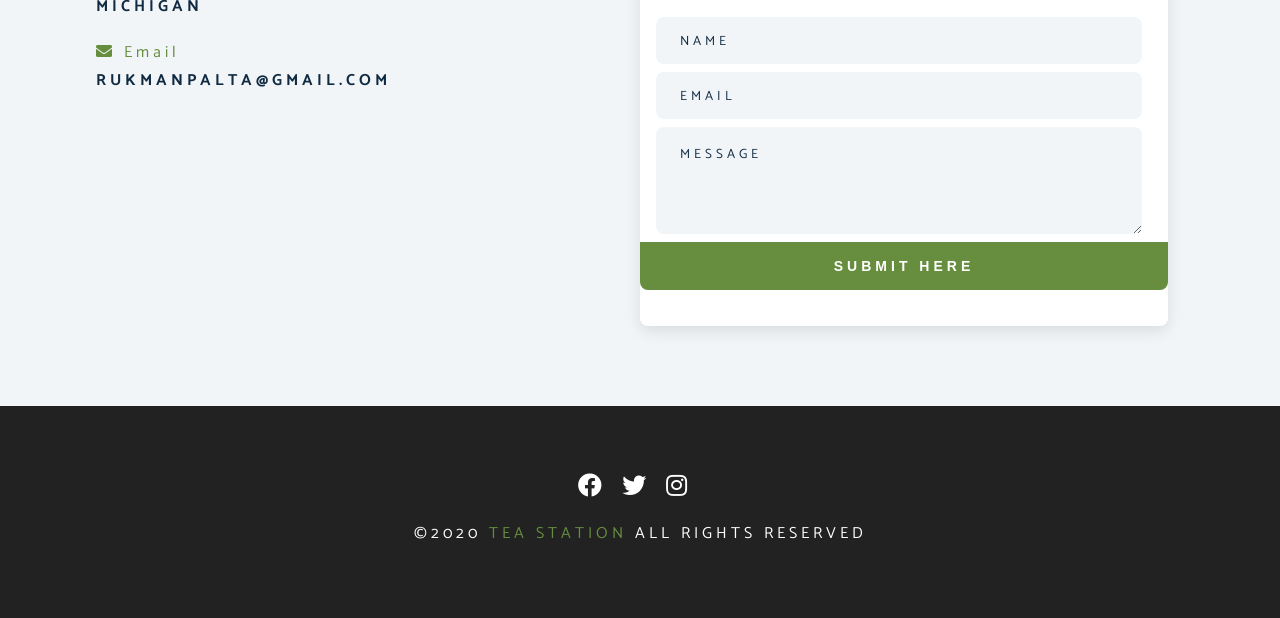
<file: projects/tea-station/index.html>
<!DOCTYPE html>
<html lang="en">
  <head>
    <meta charset="UTF-8" />
    <meta name="viewport" content="width=device-width, initial-scale=1.0" />
    <meta http-equiv="X-UA-Compatible" content="ie=edge" />
    <title>Tea Station || Home</title>
    <!-- font-awesome -->
    <link
      rel="stylesheet"
      href="./fontawesome-free-5.12.1-web/css/all.min.css"
    />
    <!-- custom css -->
    <link rel="stylesheet" href="./css/styles.css" />
    <link rel="stylesheet" href="./css/portfolio-integration.css" />
  </head>
  <body>
    <a class="portfolio-back-link" href="../../index.html">← Back to Portfolio</a>
    <!-- navbar -->
    <!-- nav button -->
    <span class="nav-btn" id="nav-btn">
      <i class="fas fa-bars"></i>
    </span>
    <nav class="navbar" id="navbar">
      <div class="navbar-header">
        <span class="nav-close" id="nav-close">
          <i class="fas fa-times"></i>
        </span>
      </div>
      <ul class="nav-items">
        <li><a href="index.html" class="nav-link">home</a></li>
        <li><a href="skills.html" class="nav-link">skills</a></li>
        <li><a href="about.html" class="nav-link">about</a></li>
        <li><a href="products.html" class="nav-link">products</a></li>
      </ul>
    </nav>
    <!--end of navbar -->

    <!-- header -->
    <header class="header">
      <div class="banner">
        <h2>Over one hundred flavors of</h2>
        <h1>
          specially <br />
          crafted tea
        </h1>
        <a href="skills.html" class="btn banner-btn">explore</a>
      </div>
    </header>
    <!-- end of header -->
    <div class="content-divider"></div>
    <!-- skill Section -->
    <section class="skills clearfix">
      <!-- first single skill -->
      <article class="skill">
        <span class="skill-icon">
          <i class="fas fa-mug-hot"></i>
        </span>
        <h4 class="skill-title">made in US</h4>
        <p class="skill-text">
          Lorem ipsum dolor sit amet consectetur adipisicing elit. Minima,
          facilis.
        </p>
      </article>
      <!-- end of first single skill -->
      <!-- second single skill -->
      <article class="skill">
        <span class="skill-icon">
          <i class="fas fa-glass-cheers"></i>
          <!-- can also add fa-5x class to i to increase its size in html only or can increase size by giving font-size: 3rem; or so in css  -->
        </span>
        <h4 class="skill-title">relaxation</h4>
        <p class="skill-text">
          Lorem ipsum dolor sit amet consectetur adipisicing elit. Minima,
          facilis.
        </p>
      </article>
      <!-- end of second single skill -->
      <!-- third single skill -->
      <article class="skill">
        <span class="skill-icon">
          <i class="fas fa-bomb"></i>
        </span>
        <h4 class="skill-title">energy</h4>
        <p class="skill-text">
          Lorem ipsum dolor sit amet consectetur adipisicing elit. Minima,
          facilis.
        </p>
      </article>
      <!-- end of third single skill -->
      <!-- fourth single skill -->
      <article class="skill">
        <span class="skill-icon">
          <i class="fas fa-mortar-pestle"></i>
        </span>
        <h4 class="skill-title">family recipe</h4>
        <p class="skill-text">
          Lorem ipsum dolor sit amet consectetur adipisicing elit. Minima,
          facilis.
        </p>
      </article>
      <!-- end of fourth single skill -->
    </section>
    <!-- About section -->
    <section>
      <div class="section-center clearfix">
        <!-- about-img -->
        <article class="about-img">
          <!-- we are creating div here to have a container to contain the picture when we apply the zoom effect on hovering on to the image!! -->
          <div class="about-picture-container">
            <img
              src="./images/about-bcg.jpeg"
              alt="tea kettle"
              class="about-picture"
            />
          </div>
        </article>
        <article class="about-info">
          <!-- section title -->
          <div class="section-title">
            <h3>about our</h3>
            <h2>tea station</h2>
            <!-- end ofsection title -->
            <p class="about-text">
              Lorem ipsum dolor sit amet consectetur adipisicing elit. Nihil ea
              harum labore enim dolor animi odio vel sit autem eos.
            </p>
            <p class="about-text">
              Lorem ipsum dolor sit amet consectetur adipisicing elit. Nihil ea
              harum labore enim dolor animi odio vel sit autem eos.
            </p>
            <a href="about.html" class="btn">learn more</a>
          </div>
        </article>
      </div>
    </section>
    <!-- end of About section -->

    <!-- product section -->
    <section class="products">
      <div class="section-center clearfix">
        <!-- product-info -->
        <article class="products-info">
          <!-- section title -->
          <div class="section-title">
            <h3>check out</h3>
            <h2>our products</h2>
          </div>
          <!-- end of section title -->
          <p class="product-text">
            Lorem, ipsum dolor sit amet consectetur adipisicing elit. Deserunt
            ut quos labore aspernatur minus suscipit, eveniet culpa dolorum ill
          </p>
          <a href="products.html" class="btn">inventory</a>
        </article>
        <!-- end of product-info  -->

        <!-- product-inventory -->
        <article class="products-inventory clearfix">
          <div class="product">
            <img
              src="./images/product-1.jpeg"
              alt="ginger peach tea"
              class="product-img"
            />
            <h3 class="product-title">ginger peach tea</h3>
            <h4 class="product-price">$6.99</h4>
          </div>
          <div class="product">
            <img
              src="./images/product-2.jpeg"
              alt="fruit sangria"
              class="product-img"
            />
            <h3 class="product-title">fruit sangaria</h3>
            <h4 class="product-price">$6.99</h4>
          </div>
          <div class="product">
            <img
              src="./images/product-3.jpeg"
              alt="white tea"
              class="product-img"
            />
            <h3 class="product-title">white tea</h3>
            <h4 class="product-price">$6.99</h4>
          </div>
        </article>
        <!-- end of product inventory -->
      </div>
    </section>
    <!-- end of product section -->

    <!-- services -->
    <section class="services">
      <!-- section title -->
      <div class="section-title services-title">
        <h3>explore</h3>
        <h2>our services</h2>
      </div>
      <!-- end of section title -->
      <div class="section-center clearfix">
        <!-- first single card -->
        <article class="service-card">
          <!-- img container -->
          <div class="service-image-container">
            <!-- image -->
            <img
            src="./images/product-1.jpeg"
            alt="product-1"
            class="service-img"
            />
            <!-- icon within the container so it fixed in center of container -->
            <span class="service-icon">
              <i class="fas fa-mortar-pestle fa-fw"></i>
            </span>
          </div>
          <!-- service info -->
          <div class="service-info">
            <h4>custom recipe</h4>
            <p>Lorem ipsum dolor, sit amet consectetur adipisicing elit. Nisi minima labore harum adipisci?</p>
            <a href="products.html" class="btn service-btn">read more</a>
          </div>
          <!-- end of service info -->
        </article>
        <!-- end of first single card -->
        <!-- 2nd single card -->
        <article class="service-card">
          <!-- img container -->
          <div class="service-image-container">
            <!-- image -->
            <img
            src="./images/product-2.jpeg"
            alt="product-2"
            class="service-img"
            />
            <!-- icon within the container so it fixed in center of container -->
            <span class="service-icon">
              <i class="fas fa-home fa-fw"></i>
            </span>
          </div>
          <!-- service info -->
          <div class="service-info">
            <h4>home delivery</h4>
            <p>Lorem ipsum dolor, sit amet consectetur adipisicing elit. Nisi minima labore harum adipisci?</p>
            <a href="products.html" class="btn service-btn">read more</a>
          </div>
          <!-- end of service info -->
        </article>
        <!-- end of second single card -->
        
        <!-- third single card -->
        <div class="service-card">
          <!-- img container -->
          <div  class="service-image-container">
            <!-- image -->
            <img
            src="./images/product-3.jpeg"
            alt="product-3"
            class="service-img"
            />
            <!-- icon within the container so it fixed in center of container -->
            <span class="service-icon">
              <i class="fas fa-mug-hot fa-fw"></i>
            </span>
          </div>
          <!-- service info -->
          <div class="service-info">
            <h4>tea aging</h4>
            <p>Lorem ipsum dolor, sit amet consectetur adipisicing elit. Nisi minima labore harum adipisci?</p>
            <a href="products.html" class="btn service-btn">read more</a>
          </div>
        </div>
          <!-- end of service info -->
        </article>
        <!-- end of single card -->
      </div>
    </section>
    <!-- end of services -->
        
      <!-- contact section -->
      <section class="contact">
        <div class="section-center clearfix">
          <article class="contact-info">
            <!-- contact item -->
            <div class="contact-item">
              <h4 class="contact-title" >
                <span class="contact-icon"><i class="fas fa-location-arrow"></i>
                </span>
                 address
              </h4>
              <h4 class="contact-text">
                  South Lyon <br/> 
                  Michigan
              </h4>
            </div>
            <!-- email item -->
            <div class="contact-item">
              <h4 class="contact-title" >
                <span class="contact-icon"><i class="fas fa-envelope"></i>
                </span>
                 email
              </h4>
              <h4 class="contact-text">
                rukmanpalta@gmail.com
              </h4>
            </div>
          </article>
          <!-- contact form -->
          <article class="contact-form">
            <h3>contact us</h3>
            <form data-demo-form novalidate>
              <div class="form-group">
                <!-- inputs -->
                <input type="text" placeholder="name" class="form-control" name="name" aria-label="Your name" required />
                <!-- name="" value top be passed!! -->
                <input type="email" placeholder="email" class="form-control" name="email" aria-label="Your email address" required />
                <textarea name="message" rows="5" placeholder="message" class="form-control" aria-label="Your message" required></textarea>
              </div>
              <!-- submit button -->
              <button type="submit" class="submit-btn btn">submit here</button>
              <p class="form-status" data-form-status role="status" aria-live="polite"></p>
            </form>
          </article>
       </div>
     </section>
     <!-- end of contact -->

    <!--footer  -->
    <footer class="footer">
      <div class="section-center">
        <div class="social-icons">
          <!-- social icon -->
          <a href="https://www.facebook.com" class="social-icon" target="_blank" rel="noopener noreferrer" aria-label="Facebook"><i class="fab fa-facebook"></i></a>
          <!-- end of social icon -->
          <!-- social icon -->
          <a href="https://www.twitter.com" class="social-icon" target="_blank" rel="noopener noreferrer" aria-label="Twitter"><i class="fab fa-twitter"></i></a>
          <!-- end of social icon -->
          <!-- social icon -->
          <a href="https://www.instagram.com" class="social-icon" target="_blank" rel="noopener noreferrer" aria-label="Instagram"><i class="fab fa-instagram"></i></a>
          <!-- end of social icon -->
        </div>
        <h4 class="footer-text">
          &copy;<span>2020</span>
          <span class="company">tea station</span>
          all rights reserved
        </h4>
      </div>
    </footer>




      <!-- end of contact section -->
        <script src="../shared/demo-forms.js"></script>
    <script src="app.js"></script>
  </body>
</html>
</file>
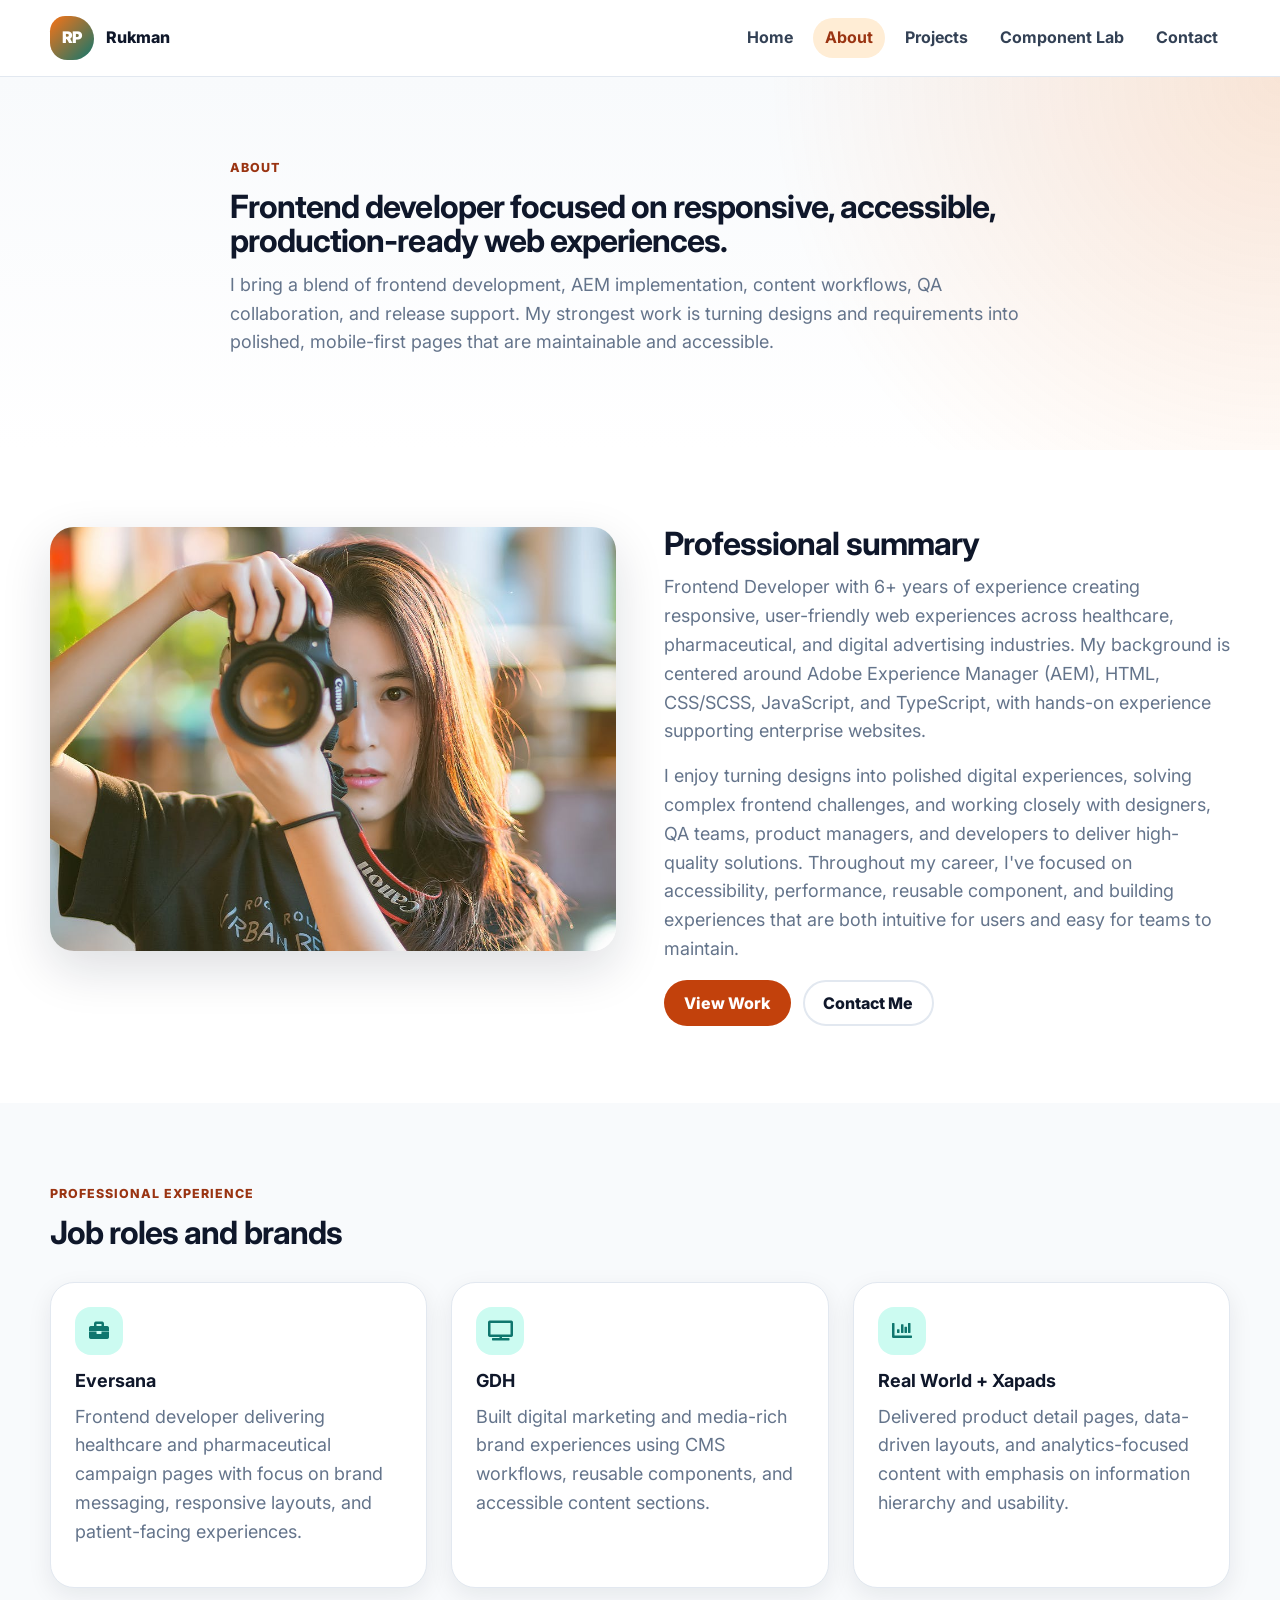
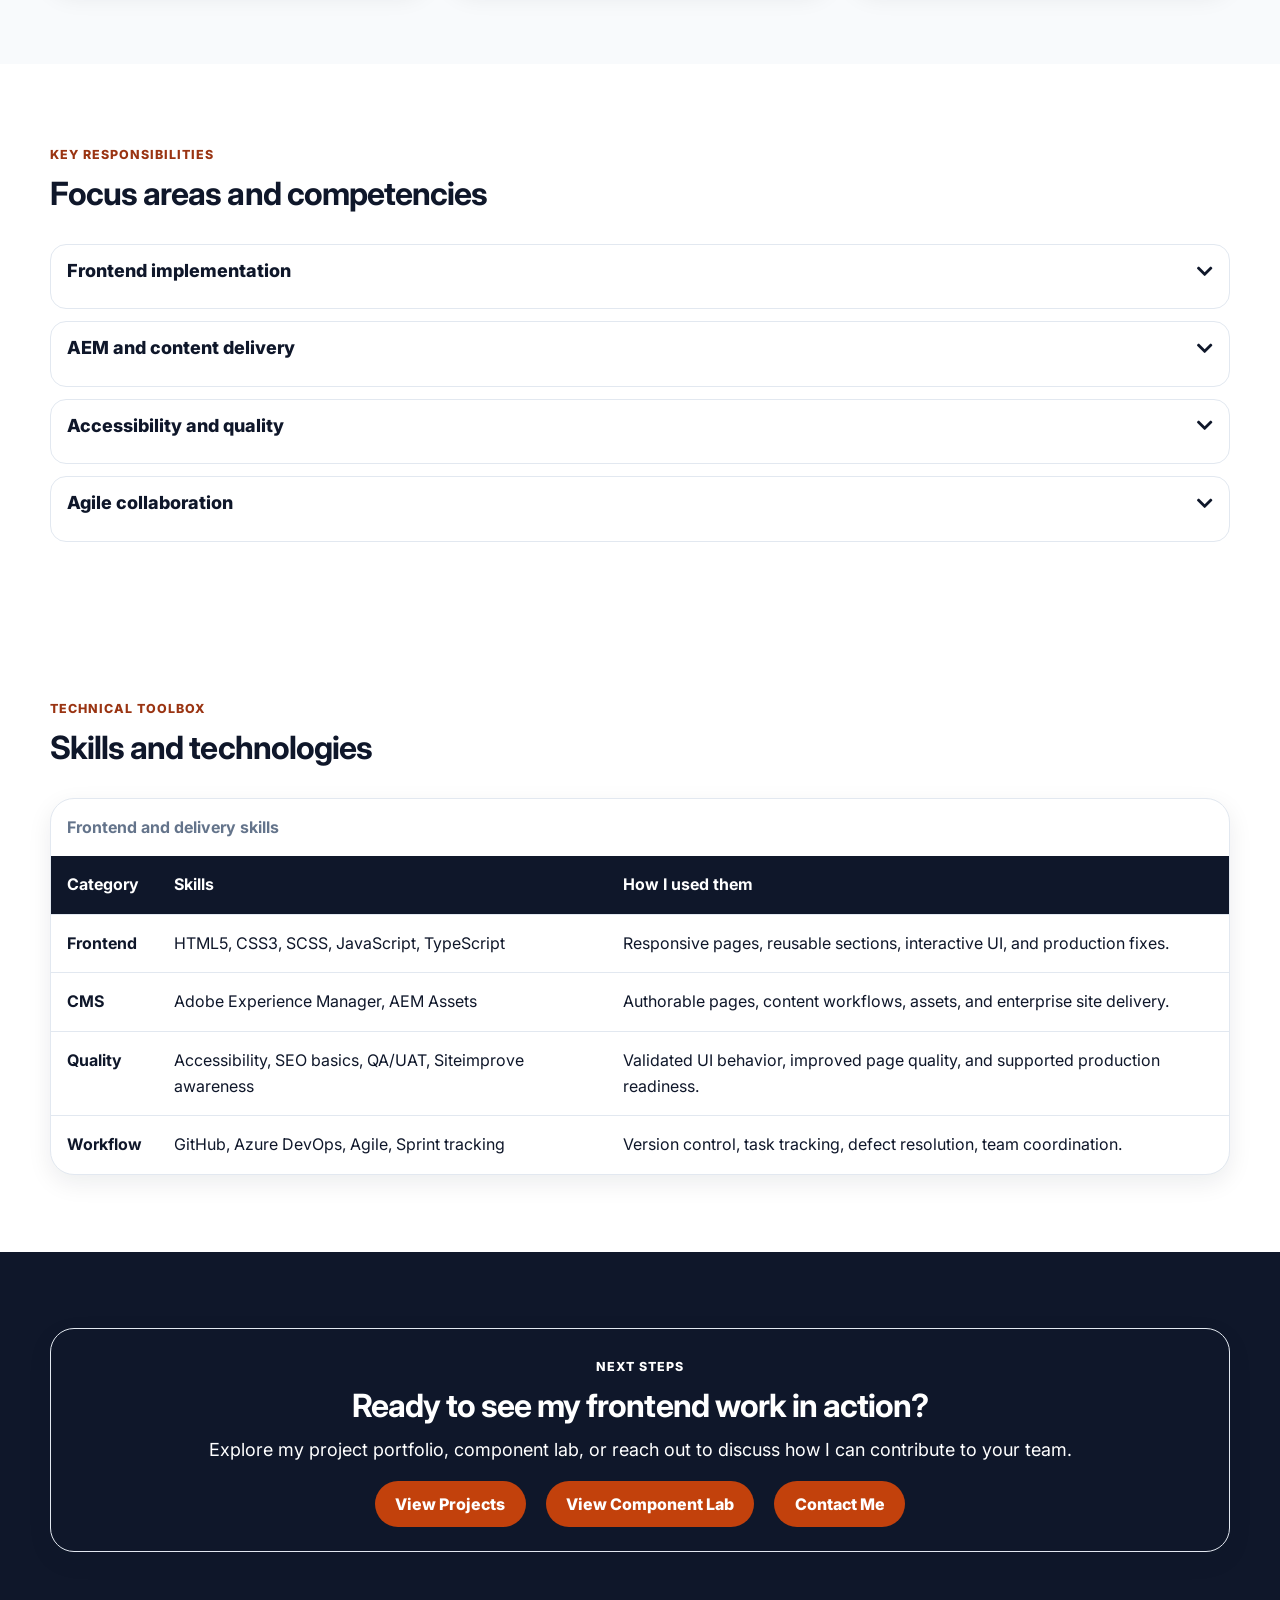
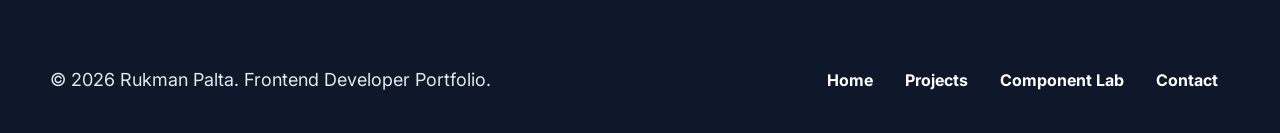
<file: about.html>
<!doctype html>
<html lang="en">
  <head>
    <meta charset="UTF-8" />
    <meta name="viewport" content="width=device-width, initial-scale=1.0" />
    <meta
      name="description"
      content="About Rukman Palta, Frontend Developer with resume experience at Eversana, GDH, Real World, and Xapads delivering AEM and JavaScript frontend solutions."
    />
    <title>About | Rukman Palta</title>
    <link
      rel="stylesheet"
      href="./fontawesome-free-5.12.1-web/css/all.min.css"
    />
    <link rel="stylesheet" href="./css/main.css" />
  </head>
  <body>
    <a class="skip-link" href="#main">Skip to main content</a>
    <header class="site-header">
      <nav class="navbar" aria-label="Main navigation">
        <a class="brand" href="index.html"
          ><span class="brand-mark">RP</span
          ><span class="brand-text">Rukman</span></a
        >
        <button
          class="nav-toggle"
          type="button"
          aria-label="Open navigation menu"
          aria-controls="primary-navigation"
          aria-expanded="false"
        >
          <i class="fas fa-bars" aria-hidden="true"></i>
        </button>
        <ul class="nav-menu" id="primary-navigation">
          <li><a href="index.html">Home</a></li>
          <li><a href="about.html" aria-current="page">About</a></li>
          <li><a href="projects.html">Projects</a></li>
          <li><a href="component-lab.html">Component Lab</a></li>
          <li><a href="contact.html">Contact</a></li>
        </ul>
      </nav>
    </header>

    <main id="main">
      <section class="page-hero section">
        <div class="section-center narrow">
          <p class="eyebrow">About</p>
          <h1>
            Frontend developer focused on responsive, accessible,
            production-ready web experiences.
          </h1>
          <p>
            I bring a blend of frontend development, AEM implementation, content
            workflows, QA collaboration, and release support. My strongest work
            is turning designs and requirements into polished, mobile-first
            pages that are maintainable and accessible.
          </p>
        </div>
      </section>

      <section class="section">
        <div class="section-center split-grid">
          <div>
            <img
              class="rounded-image"
              src="./images/about-img.jpeg"
              alt="Workspace and development setup"
            />
          </div>
          <div>
            <h2>Professional summary</h2>
            <p>
              Frontend Developer with 6+ years of experience creating responsive, user-friendly web experiences across healthcare, pharmaceutical, and digital advertising industries. My background is centered around Adobe Experience Manager (AEM), HTML, CSS/SCSS, JavaScript, and TypeScript, with hands-on experience supporting enterprise websites.
            </p>
            <p>
              I enjoy turning designs into polished digital experiences, solving complex frontend challenges, and working closely with designers, QA teams, product managers, and developers to deliver high-quality solutions. Throughout my career, I've focused on accessibility, performance, reusable component, and building experiences that are both intuitive for users and easy for teams to maintain.
            </p>
            <div class="button-group">
              <a class="btn btn--primary" href="projects.html">View Work</a>
              <a class="btn btn--secondary" href="contact.html">Contact Me</a>
            </div>
          </div>
        </div>
      </section>

      <section class="section section--muted">
        <div class="section-center">
          <div class="section-heading">
            <p class="eyebrow">Professional Experience</p>
            <h2>Job roles and brands</h2>
          </div>
          <div class="cards-demo-grid">
            <article class="demo-card">
              <i class="fas fa-briefcase" aria-hidden="true"></i>
              <h3>Eversana</h3>
              <p>
                Frontend developer delivering healthcare and pharmaceutical
                campaign pages with focus on brand messaging, responsive layouts,
                and patient-facing experiences.
              </p>
            </article>
            <article class="demo-card">
              <i class="fas fa-tv" aria-hidden="true"></i>
              <h3>GDH</h3>
              <p>
                Built digital marketing and media-rich brand experiences using
                CMS workflows, reusable components, and accessible content
                sections.
              </p>
            </article>
            <article class="demo-card">
              <i class="fas fa-chart-bar" aria-hidden="true"></i>
              <h3>Real World + Xapads</h3>
              <p>
                Delivered product detail pages, data-driven layouts, and
                analytics-focused content with emphasis on information hierarchy
                and usability.
              </p>
            </article>
          </div>
        </div>
      </section>

      <section class="section">
        <div class="section-center">
          <div class="section-heading">
            <p class="eyebrow">Key Responsibilities</p>
            <h2>Focus areas and competencies</h2>
          </div>
          <div class="accordion" data-accordion>
            <article class="accordion-item">
              <h3>
                <button
                  class="accordion-trigger"
                  type="button"
                  aria-expanded="false"
                  aria-controls="panel-resp-1"
                  id="trigger-resp-1"
                >
                  Frontend implementation
                  <i class="fas fa-chevron-down" aria-hidden="true"></i>
                </button>
              </h3>
              <div
                class="accordion-panel"
                id="panel-resp-1"
                role="region"
                aria-labelledby="trigger-resp-1"
                hidden
              >
                <p>
                  Built mobile-first layouts, interactive UI sections, reusable
                  components, and design-system-aligned page sections for
                  healthcare and media projects. Focused on responsive design,
                  semantic markup, and maintainable CSS architecture.
                </p>
              </div>
            </article>
            <article class="accordion-item">
              <h3>
                <button
                  class="accordion-trigger"
                  type="button"
                  aria-expanded="false"
                  aria-controls="panel-resp-2"
                  id="trigger-resp-2"
                >
                  AEM and content delivery
                  <i class="fas fa-chevron-down" aria-hidden="true"></i>
                </button>
              </h3>
              <div
                class="accordion-panel"
                id="panel-resp-2"
                role="region"
                aria-labelledby="trigger-resp-2"
                hidden
              >
                <p>
                  Supported Adobe Experience Manager pages, content authoring
                  workflows, digital asset management, and enterprise site
                  launches. Collaborated with content teams on component
                  templates and reusable experience fragments.
                </p>
              </div>
            </article>
            <article class="accordion-item">
              <h3>
                <button
                  class="accordion-trigger"
                  type="button"
                  aria-expanded="false"
                  aria-controls="panel-resp-3"
                  id="trigger-resp-3"
                >
                  Accessibility and quality
                  <i class="fas fa-chevron-down" aria-hidden="true"></i>
                </button>
              </h3>
              <div
                class="accordion-panel"
                id="panel-resp-3"
                role="region"
                aria-labelledby="trigger-resp-3"
                hidden
              >
                <p>
                  Used semantic HTML, responsive CSS, focus states, and
                  accessibility-minded markup to ensure WCAG compliance. Worked
                  with QA teams to validate UI behavior and improve release
                  quality across browsers and devices.
                </p>
              </div>
            </article>
            <article class="accordion-item">
              <h3>
                <button
                  class="accordion-trigger"
                  type="button"
                  aria-expanded="false"
                  aria-controls="panel-resp-4"
                  id="trigger-resp-4"
                >
                  Agile collaboration
                  <i class="fas fa-chevron-down" aria-hidden="true"></i>
                </button>
              </h3>
              <div
                class="accordion-panel"
                id="panel-resp-4"
                role="region"
                aria-labelledby="trigger-resp-4"
                hidden
              >
                <p>
                  Worked with UX, QA, PMs, developers, and creative teams using
                  GitHub, Azure DevOps, sprint tracking, and defect management.
                  Supported requirement clarification, blocker resolution, and
                  production release readiness.
                </p>
              </div>
            </article>
          </div>
        </div>
      </section>

      <section class="section">
        <div class="section-center">
          <div class="section-heading">
            <p class="eyebrow">Technical Toolbox</p>
            <h2>Skills and technologies</h2>
          </div>
          <div class="table-wrap">
            <table class="info-table">
              <caption>
                Frontend and delivery skills
              </caption>
              <thead>
                <tr>
                  <th scope="col">Category</th>
                  <th scope="col">Skills</th>
                  <th scope="col">How I used them</th>
                </tr>
              </thead>
              <tbody>
                <tr>
                  <th scope="row">Frontend</th>
                  <td>HTML5, CSS3, SCSS, JavaScript, TypeScript</td>
                  <td>
                    Responsive pages, reusable sections, interactive UI, and
                    production fixes.
                  </td>
                </tr>
                <tr>
                  <th scope="row">CMS</th>
                  <td>Adobe Experience Manager, AEM Assets</td>
                  <td>
                    Authorable pages, content workflows, assets, and enterprise
                    site delivery.
                  </td>
                </tr>
                <tr>
                  <th scope="row">Quality</th>
                  <td>
                    Accessibility, SEO basics, QA/UAT, Siteimprove awareness
                  </td>
                  <td>
                    Validated UI behavior, improved page quality, and supported
                    production readiness.
                  </td>
                </tr>
                <tr>
                  <th scope="row">Workflow</th>
                  <td>GitHub, Azure DevOps, Agile, Sprint tracking</td>
                  <td>
                    Version control, task tracking, defect resolution, team
                    coordination.
                  </td>
                </tr>
              </tbody>
            </table>
          </div>
        </div>
      </section>

      <section class="section section--dark">
        <div class="section-center cta-panel">
          <p class="eyebrow">Next Steps</p>
          <h2>Ready to see my frontend work in action?</h2>
          <p>
            Explore my project portfolio, component lab, or reach out to discuss
            how I can contribute to your team.
          </p>
          <a class="btn btn--primary" href="projects.html">View Projects</a>
          <a class="btn btn--primary" href="component-lab.html"
            >View Component Lab</a
          >
          <a
            class="btn btn--primary"
            href="contact.html"
            >Contact Me</a
          >
        </div>
      </section>
    </main>

    <footer class="footer">
      <div class="section-center footer-grid">
        <p>
          &copy; <span id="year"></span> Rukman Palta. Frontend Developer
          Portfolio.
        </p>
        <ul class="footer-links" aria-label="Footer navigation">
          <li><a href="index.html">Home</a></li>
          <li><a href="projects.html">Projects</a></li>
          <li><a href="/component-lab">Component Lab</a></li>
          <li><a href="contact.html">Contact</a></li>
        </ul>
      </div>
    </footer>
    <script src="./js/app.js"></script>
  </body>
</html>
</file>
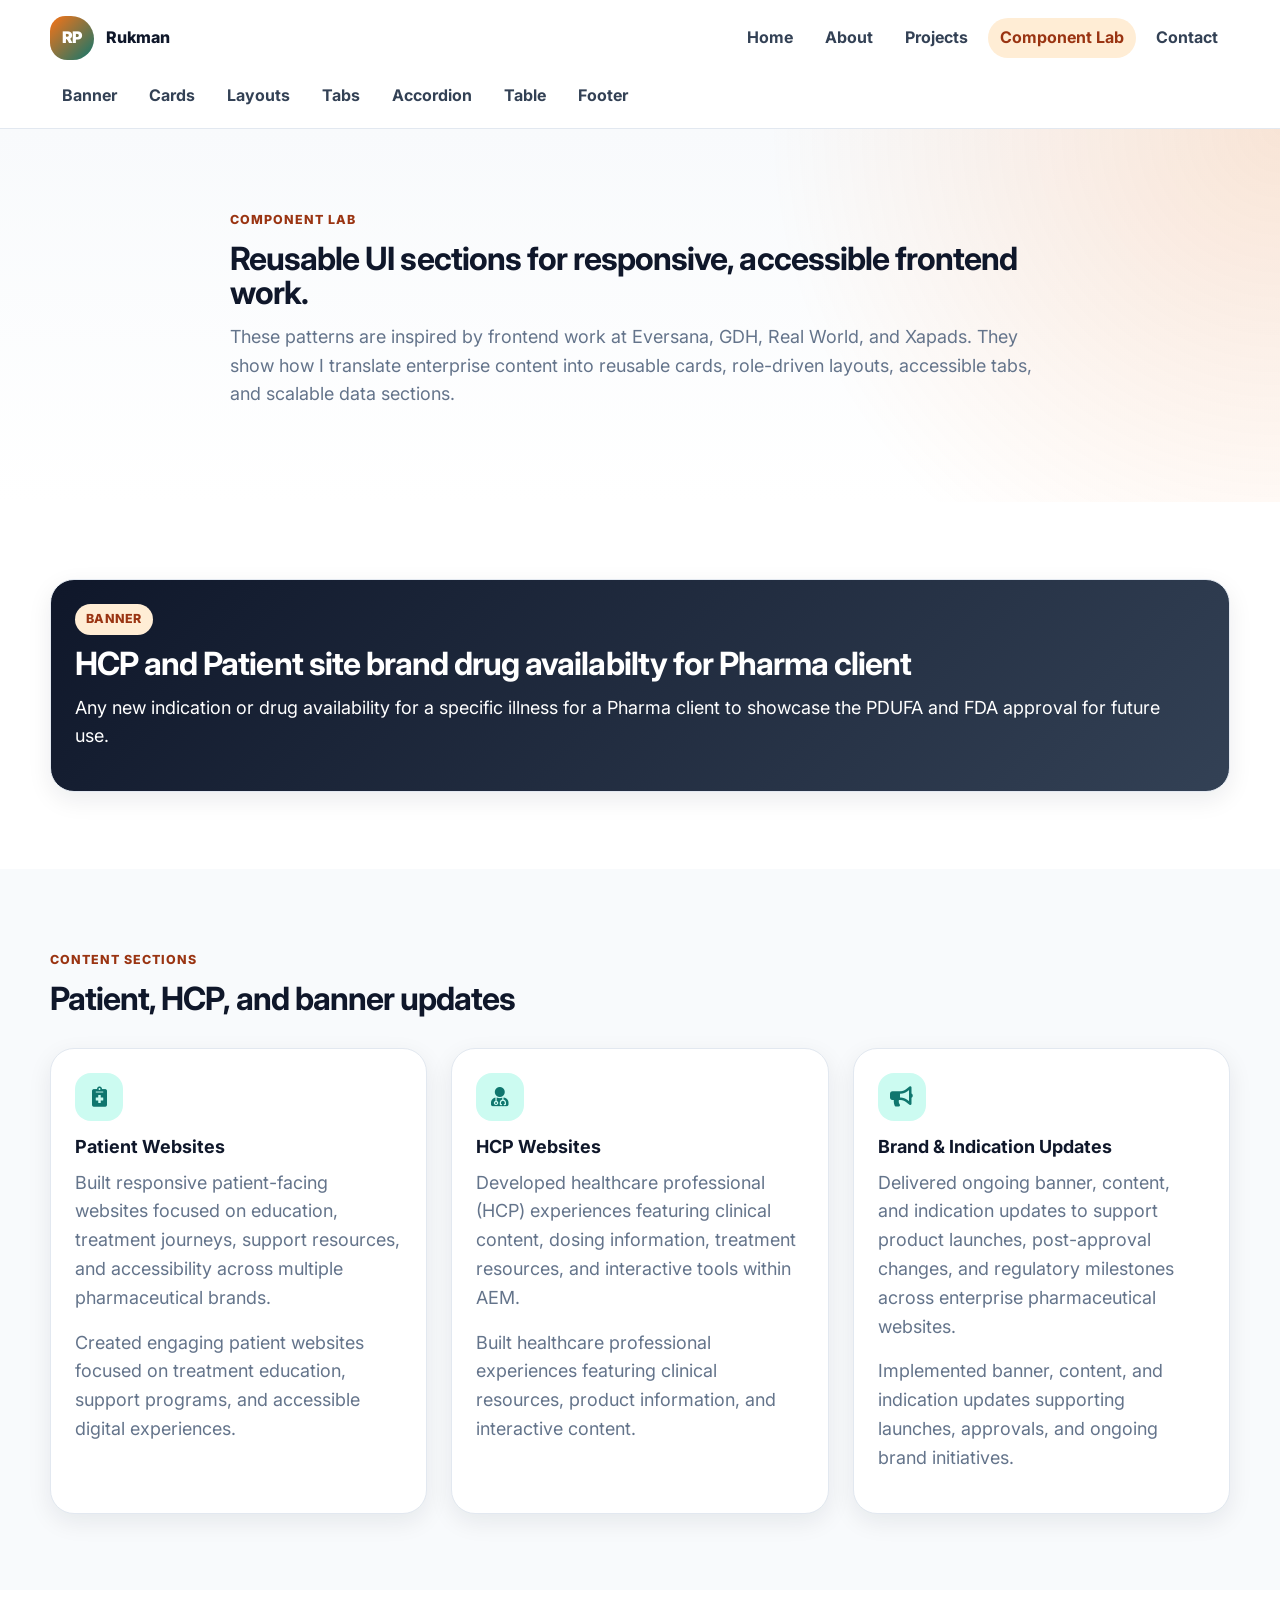
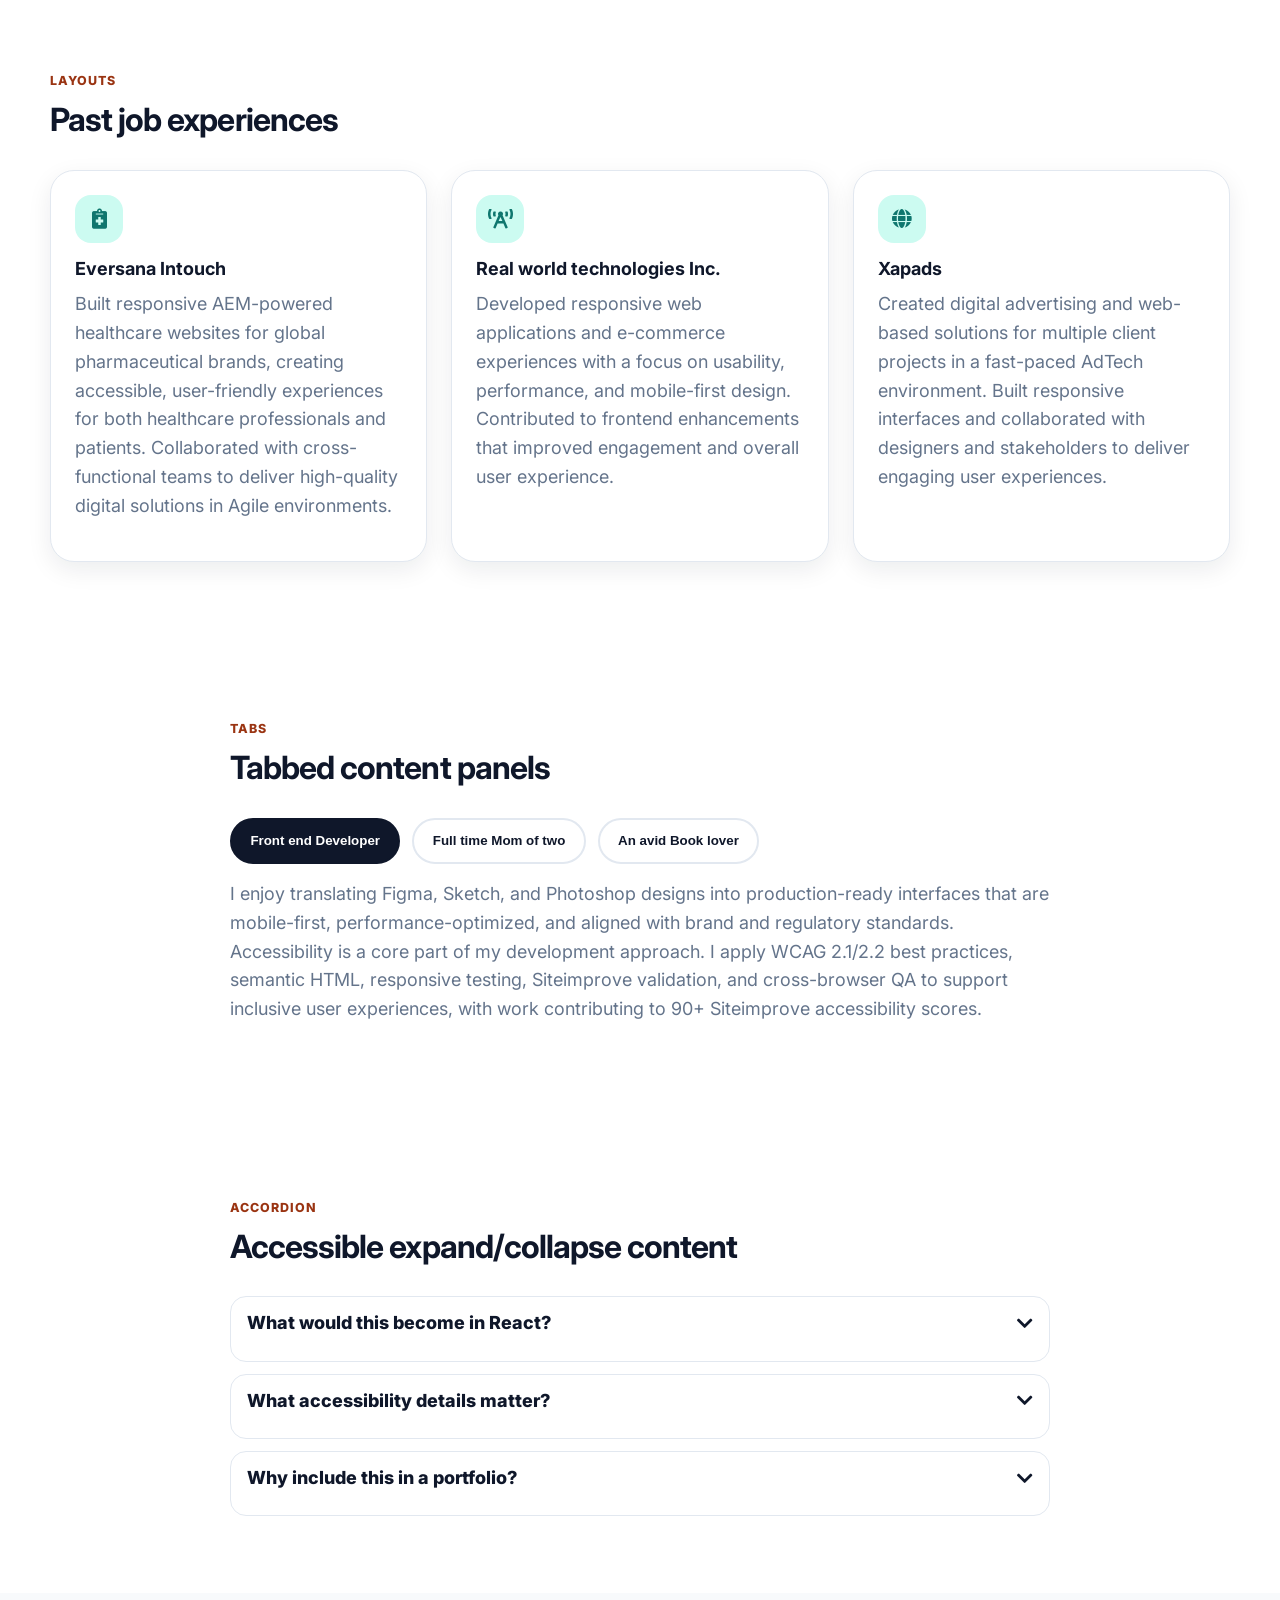
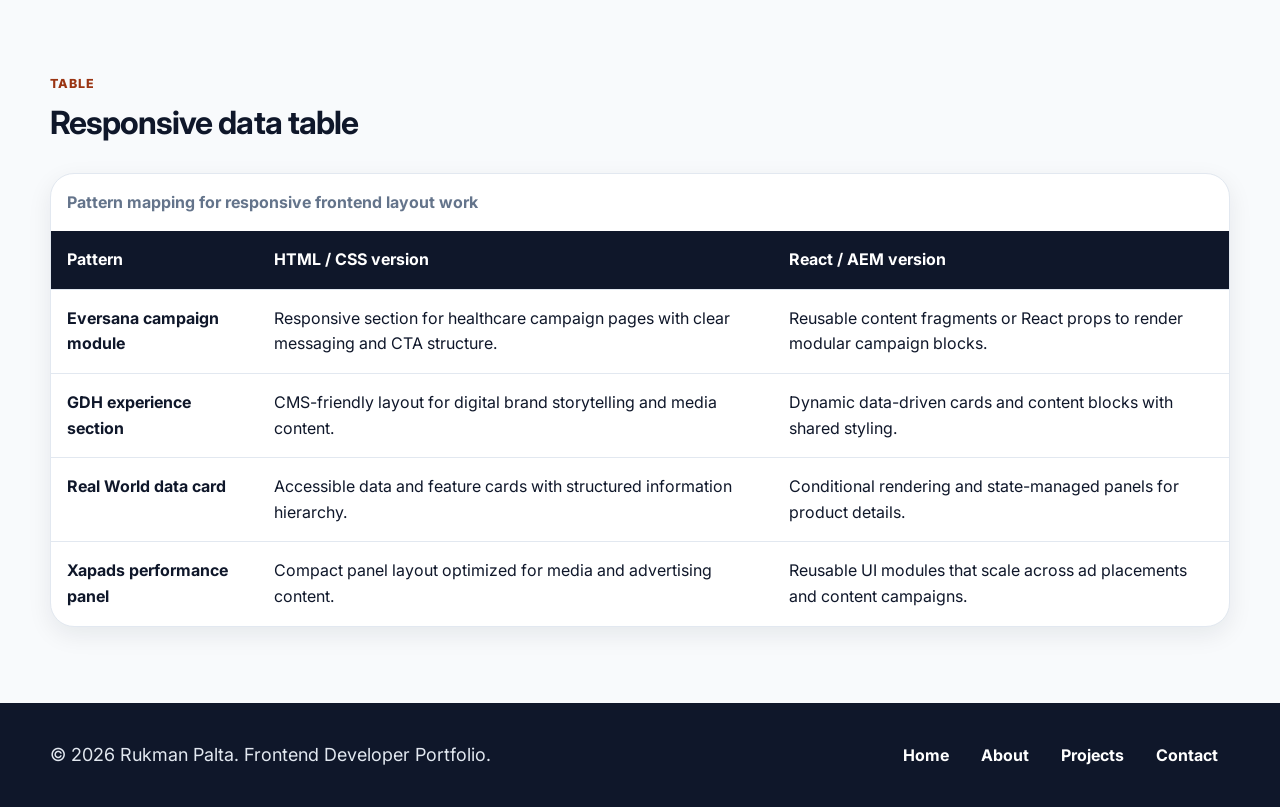
<file: component-lab.html>
<!doctype html>
<html lang="en">
  <head>
    <meta charset="UTF-8" />
    <meta name="viewport" content="width=device-width, initial-scale=1.0" />
    <meta
      name="description"
      content="Frontend pattern showcase for responsive cards, layout patterns, tabs, accordions, and tables built for enterprise-friendly UI."
    />
    <title>Component Lab | Rukman Palta</title>
    <link
      rel="stylesheet"
      href="./fontawesome-free-5.12.1-web/css/all.min.css"
    />
    <link rel="stylesheet" href="./css/main.css" />
    <style>
      .tab-panel[hidden] {
        display: none;
      }
      .tab-trigger[aria-selected="true"] {
        background: var(--color-primary-900);
        color: var(--color-white);
        border-color: var(--color-primary-900);
      }
    </style>
  </head>
  <body>
    <a class="skip-link" href="#main">Skip to main content</a>
    <header class="site-header">
      <nav class="navbar" aria-label="Main navigation">
        <a class="brand" href="index.html"
          ><span class="brand-mark">RP</span
          ><span class="brand-text">Rukman</span></a
        >
        <button
          class="nav-toggle"
          type="button"
          aria-label="Open navigation menu"
          aria-controls="primary-navigation"
          aria-expanded="false"
        >
          <i class="fas fa-bars" aria-hidden="true"></i>
        </button>
        <ul class="nav-menu" id="primary-navigation">
          <li><a href="index.html">Home</a></li>
          <li><a href="about.html">About</a></li>
          <li><a href="projects.html">Projects</a></li>
          <li>
            <a href="component-lab.html" aria-current="page">Component Lab</a>
          </li>
          <li><a href="contact.html">Contact</a></li>
        </ul>
      </nav>
      <nav class="secondary-nav" aria-label="Component page navigation">
        <a href="#banner">Banner</a>
        <a href="#cards">Cards</a>
        <a href="#layouts">Layouts</a>
        <a href="#tabs">Tabs</a>
        <a href="#accordion">Accordion</a>
        <a href="#table">Table</a>
        <a href="#footer-demo">Footer</a>
      </nav>
    </header>

    <main id="main">
      <section class="page-hero section">
        <div class="section-center narrow">
          <p class="eyebrow">Component Lab</p>
          <h1>
            Reusable UI sections for responsive, accessible frontend work.
          </h1>
          <p>
            These patterns are inspired by frontend work at Eversana, GDH, Real
            World, and Xapads. They show how I translate enterprise content into
            reusable cards, role-driven layouts, accessible tabs, and scalable
            data sections.
          </p>
        </div>
      </section>

      <section class="section" id="banner">
        <div class="section-center">
          <div class="banner-demo">
            <div>
              <span class="tag">Banner</span>
              <h2>HCP and Patient site brand drug availabilty for Pharma client</h2>
              <p>
                Any new indication or drug availability for a specific illness for a Pharma client to showcase the PDUFA and FDA approval for future use.
              </p>
            </div>
          </div>
        </div>
      </section>

      <section class="section section--muted" id="cards">
        <div class="section-center">
          <div class="section-heading">
            <p class="eyebrow">Content sections</p>
            <h2>Patient, HCP, and banner updates</h2>
          </div>
          <div class="cards-demo-grid">
            <article class="demo-card">
              <i class="fas fa-notes-medical" aria-hidden="true"></i>
              <h3>Patient Websites</h3>
              <p>
                Built responsive patient-facing websites focused on education, treatment journeys, support resources, and accessibility across multiple pharmaceutical brands.
              </p>
              <p>Created engaging patient websites focused on treatment education, support programs, and accessible digital experiences.</p>
            </article>
            <article class="demo-card">
              <i class="fas fa-user-md" aria-hidden="true"></i>
              <h3>HCP Websites</h3>
              <p>
                Developed healthcare professional (HCP) experiences featuring clinical content, dosing information, treatment resources, and interactive tools within AEM.
              </p>
              <p>Built healthcare professional experiences featuring clinical resources, product information, and interactive content.</p>
            </article>
            <article class="demo-card">
              <i class="fas fa-bullhorn" aria-hidden="true"></i>
              <h3>Brand & Indication Updates</h3>
              <p>
                Delivered ongoing banner, content, and indication updates to support product launches, post-approval changes, and regulatory milestones across enterprise pharmaceutical websites.
              </p>
              <p>Implemented banner, content, and indication updates supporting launches, approvals, and ongoing brand initiatives.</p>
            </article>
          </div>
        </div>
      </section>

      <section class="section" id="layouts">
        <div class="section-center">
          <div class="section-heading">
            <p class="eyebrow">Layouts</p>
            <h2>Past job experiences</h2>
          </div>
          <div class="cards-demo-grid">
            <article class="demo-card">
              <i class="fas fa-notes-medical" aria-hidden="true"></i>
              <h3>Eversana Intouch</h3>
              <p>
                Built responsive AEM-powered healthcare websites for global pharmaceutical brands, creating accessible, user-friendly experiences for both healthcare professionals and patients. Collaborated with cross-functional teams to deliver high-quality digital solutions in Agile environments.
              </p>
            </article>
            <article class="demo-card">
              <i class="fas fa-broadcast-tower" aria-hidden="true"></i>
              <h3>Real world technologies Inc.</h3>
              <p>
                Developed responsive web applications and e-commerce experiences with a focus on usability, performance, and mobile-first design. Contributed to frontend enhancements that improved engagement and overall user experience.
              </p>
            </article>
            <article class="demo-card">
              <i class="fas fa-globe" aria-hidden="true"></i>
              <h3>Xapads</h3>
              <p>
                Created digital advertising and web-based solutions for multiple client projects in a fast-paced AdTech environment. Built responsive interfaces and collaborated with designers and stakeholders to deliver engaging user experiences.
              </p>
            </article>
          </div>
        </div>
      </section>

      <section class="section" id="tabs">
        <div class="section-center narrow">
          <div class="section-heading">
            <p class="eyebrow">Tabs</p>
            <h2>Tabbed content panels</h2>
          </div>
          <div class="tabs" data-tabs>
            <div class="button-group" role="tablist" aria-label="Company tabs">
              <button
                class="btn btn--secondary tab-trigger"
                role="tab"
                aria-selected="true"
                aria-controls="tab-panel-1"
                id="tab-1"
                type="button"
              >
                Front end Developer
              </button>
              <button
                class="btn btn--secondary tab-trigger"
                role="tab"
                aria-selected="false"
                aria-controls="tab-panel-2"
                id="tab-2"
                type="button"
              >
                Full time Mom of two 
              </button>
              <button
                class="btn btn--secondary tab-trigger"
                role="tab"
                aria-selected="false"
                aria-controls="tab-panel-3"
                id="tab-3"
                type="button"
              >
                An avid Book lover
              </button>
            </div>
            <div
              class="tab-panel"
              id="tab-panel-1"
              role="tabpanel"
              aria-labelledby="tab-1"
            >
              <p>
                I enjoy translating Figma, Sketch, and Photoshop designs into production-ready interfaces that are mobile-first, performance-optimized, and aligned with brand and regulatory standards.
Accessibility is a core part of my development approach. I apply WCAG 2.1/2.2 best practices, semantic HTML, responsive testing, Siteimprove validation, and cross-browser QA to support inclusive user experiences, with work contributing to 90+ Siteimprove accessibility scores.
              </p>
            </div>
            <div
              class="tab-panel"
              id="tab-panel-2"
              role="tabpanel"
              aria-labelledby="tab-2"
              hidden
            >
              <p>
                When I’m not building digital experiences, I’m a proud mom of two. Balancing family and career has taught me resilience, adaptability, and the importance of approaching challenges with patience and a positive mindset.
              </p>
            </div>
            <div
              class="tab-panel"
              id="tab-panel-3"
              role="tabpanel"
              aria-labelledby="tab-3"
              hidden
            >
              <p>
                An avid book lover who enjoys exploring everything from personal development and technology to fiction. Reading fuels my curiosity, broadens my perspective, and inspires continuous learning both in life and in my career.
              </p>
            </div>
          </div>
        </div>
      </section>

      <section class="section" id="accordion">
        <div class="section-center narrow">
          <div class="section-heading">
            <p class="eyebrow">Accordion</p>
            <h2>Accessible expand/collapse content</h2>
          </div>
          <div class="accordion" data-accordion>
            <article class="accordion-item">
              <h3>
                <button
                  class="accordion-trigger"
                  type="button"
                  aria-expanded="false"
                  aria-controls="panel-1"
                  id="trigger-1"
                >
                  What would this become in React?
                  <i class="fas fa-chevron-down" aria-hidden="true"></i>
                </button>
              </h3>
              <div
                class="accordion-panel"
                id="panel-1"
                role="region"
                aria-labelledby="trigger-1"
                hidden
              >
                <p>
                  A React or AEM accordion can track open/closed state and
                  render each item from reusable content data.
                </p>
              </div>
            </article>
            <article class="accordion-item">
              <h3>
                <button
                  class="accordion-trigger"
                  type="button"
                  aria-expanded="false"
                  aria-controls="panel-2"
                  id="trigger-2"
                >
                  What accessibility details matter?
                  <i class="fas fa-chevron-down" aria-hidden="true"></i>
                </button>
              </h3>
              <div
                class="accordion-panel"
                id="panel-2"
                role="region"
                aria-labelledby="trigger-2"
                hidden
              >
                <p>
                  Use a real button, update <code>aria-expanded</code>, connect
                  controls with <code>aria-controls</code>, and keep keyboard
                  behavior natural for WCAG-compliant sections.
                </p>
              </div>
            </article>
            <article class="accordion-item">
              <h3>
                <button
                  class="accordion-trigger"
                  type="button"
                  aria-expanded="false"
                  aria-controls="panel-3"
                  id="trigger-3"
                >
                  Why include this in a portfolio?
                  <i class="fas fa-chevron-down" aria-hidden="true"></i>
                </button>
              </h3>
              <div
                class="accordion-panel"
                id="panel-3"
                role="region"
                aria-labelledby="trigger-3"
                hidden
              >
                <p>
                  Accordions are common in FAQ, patient journey, and content-
                  heavy enterprise pages that need clear information hierarchy.
                </p>
              </div>
            </article>
          </div>
        </div>
      </section>

      <section class="section section--muted" id="table">
        <div class="section-center">
          <div class="section-heading">
            <p class="eyebrow">Table</p>
            <h2>Responsive data table</h2>
          </div>
          <div class="table-wrap">
            <table class="info-table">
              <caption>
                Pattern mapping for responsive frontend layout work
              </caption>
              <thead>
                <tr>
                  <th scope="col">Pattern</th>
                  <th scope="col">HTML / CSS version</th>
                  <th scope="col">React / AEM version</th>
                </tr>
              </thead>
              <tbody>
                <tr>
                  <th scope="row">Eversana campaign module</th>
                  <td data-label="HTML / CSS version">
                    Responsive section for healthcare campaign pages with clear
                    messaging and CTA structure.
                  </td>
                  <td data-label="React / AEM version">
                    Reusable content fragments or React props to render modular
                    campaign blocks.
                  </td>
                </tr>
                <tr>
                  <th scope="row">GDH experience section</th>
                  <td data-label="HTML / CSS version">
                    CMS-friendly layout for digital brand storytelling and media
                    content.
                  </td>
                  <td data-label="React / AEM version">
                    Dynamic data-driven cards and content blocks with shared
                    styling.
                  </td>
                </tr>
                <tr>
                  <th scope="row">Real World data card</th>
                  <td data-label="HTML / CSS version">
                    Accessible data and feature cards with structured
                    information hierarchy.
                  </td>
                  <td data-label="React / AEM version">
                    Conditional rendering and state-managed panels for product
                    details.
                  </td>
                </tr>
                <tr>
                  <th scope="row">Xapads performance panel</th>
                  <td data-label="HTML / CSS version">
                    Compact panel layout optimized for media and advertising
                    content.
                  </td>
                  <td data-label="React / AEM version">
                    Reusable UI modules that scale across ad placements and
                    content campaigns.
                  </td>
                </tr>
              </tbody>
            </table>
          </div>
        </div>
      </section>

      
    </main>

    <footer class="footer">
      <div class="section-center footer-grid">
        <p>
          &copy; <span id="year"></span> Rukman Palta. Frontend Developer
          Portfolio.
        </p>
        <ul class="footer-links" aria-label="Footer navigation">
          <li><a href="index.html">Home</a></li>
          <li><a href="/about">About</a></li>
          <li><a href="projects.html">Projects</a></li>
          <li><a href="contact.html">Contact</a></li>
        </ul>
      </div>
    </footer>
    <script src="./js/app.js"></script>
  </body>
</html>
</file>
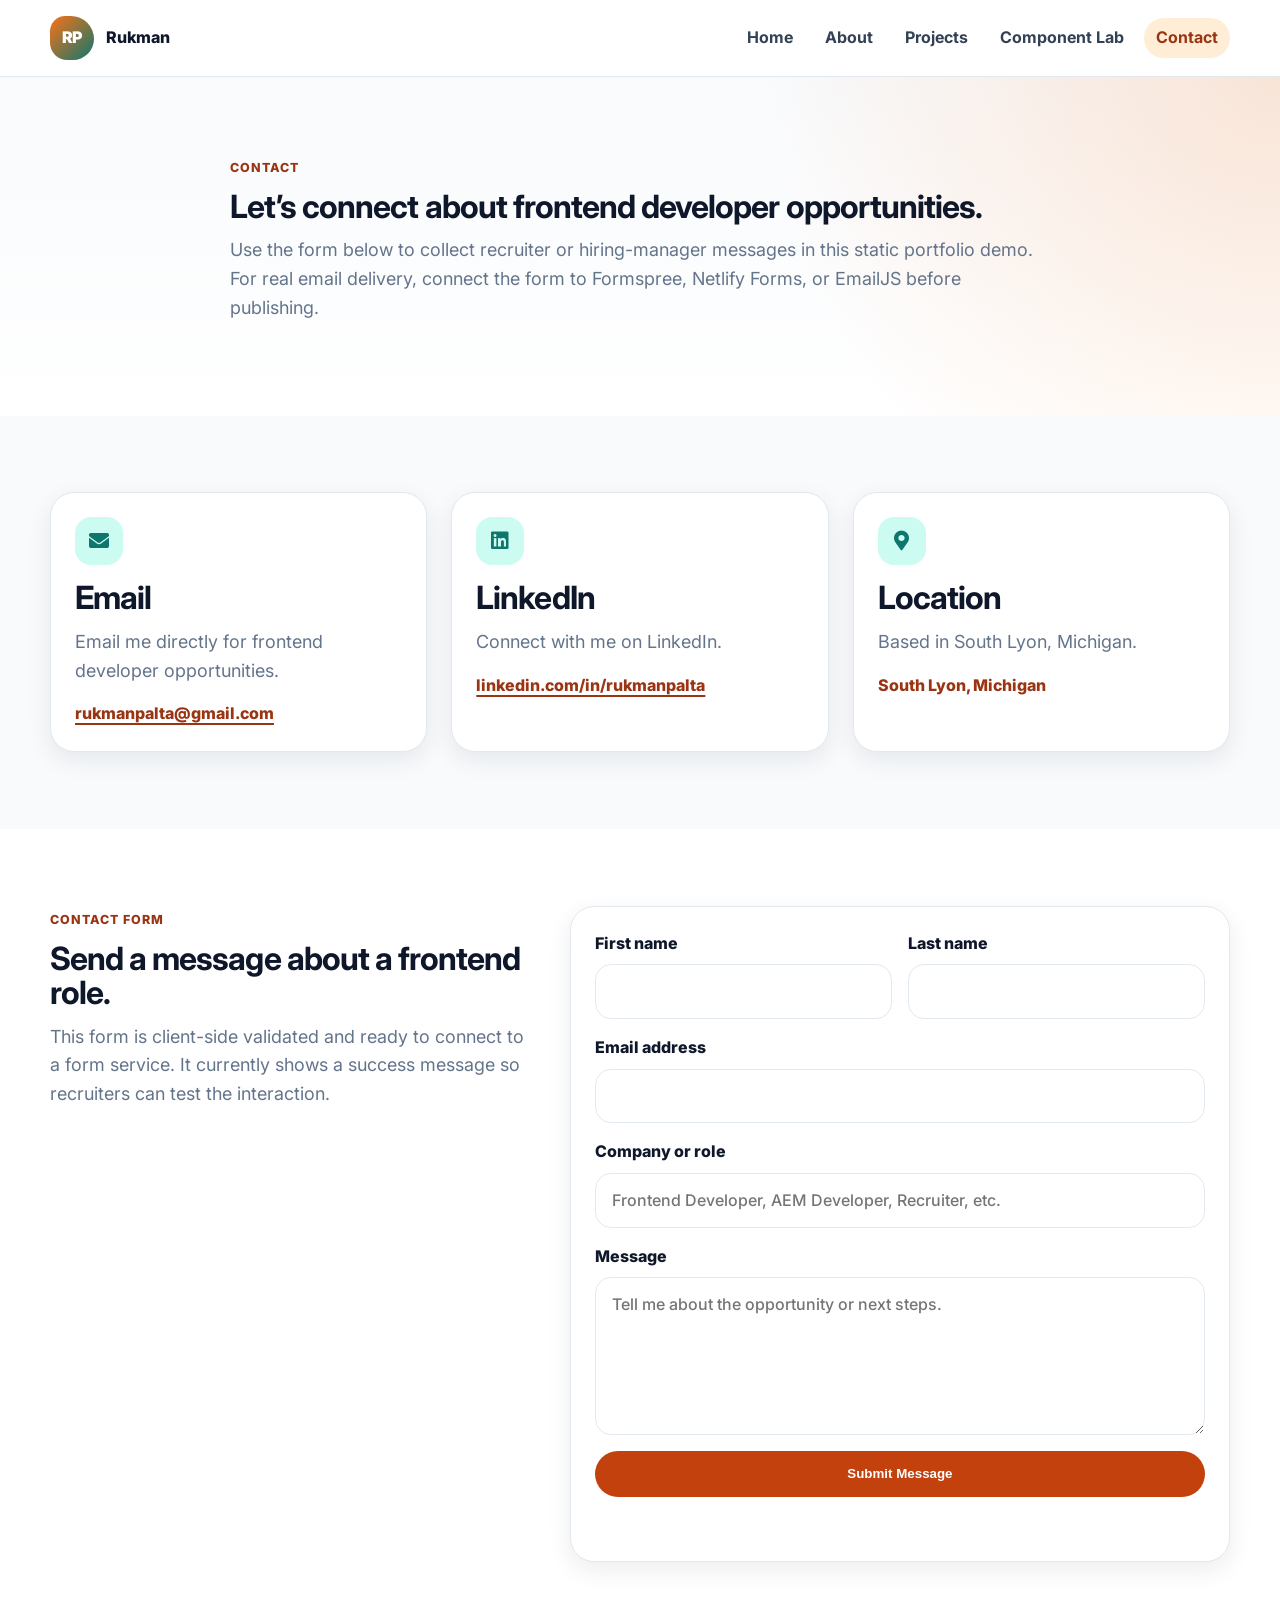
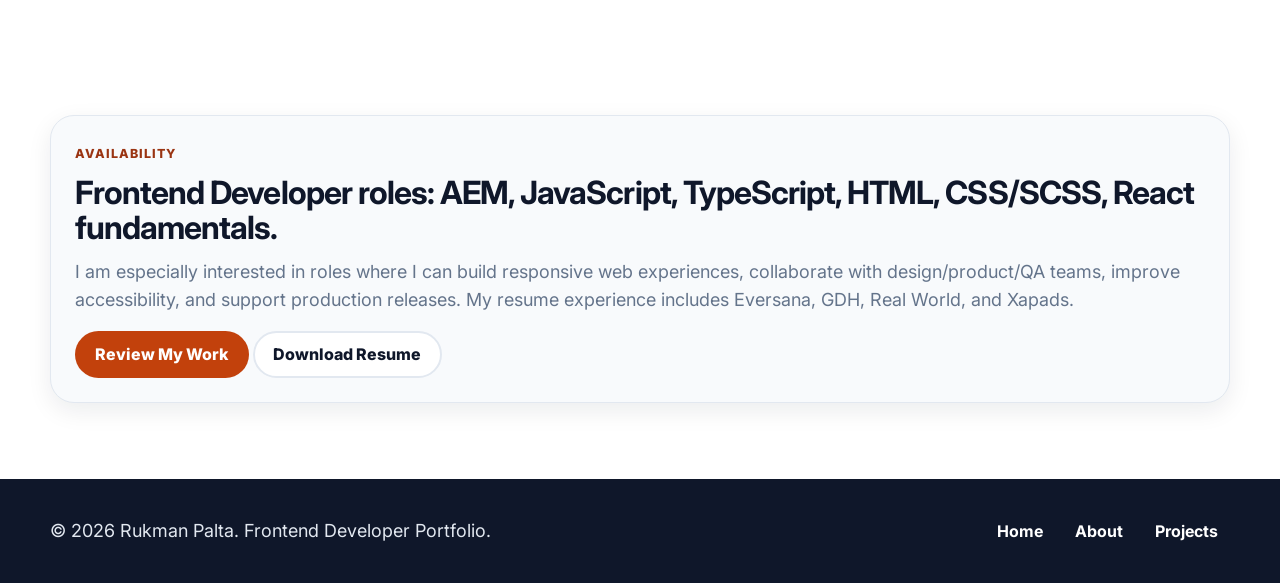
<file: contact.html>
<!doctype html>
<html lang="en">
  <head>
    <meta charset="UTF-8" />
    <meta name="viewport" content="width=device-width, initial-scale=1.0" />
    <meta
      name="description"
      content="Contact Rukman Palta for frontend developer roles with experience in AEM, healthcare, media, and enterprise delivery."
    />
    <title>Contact | Rukman Palta</title>
    <link
      rel="stylesheet"
      href="./fontawesome-free-5.12.1-web/css/all.min.css"
    />
    <link rel="stylesheet" href="./css/main.css" />
  </head>
  <body>
    <a class="skip-link" href="#main">Skip to main content</a>
    <header class="site-header">
      <nav class="navbar" aria-label="Main navigation">
        <a class="brand" href="index.html"
          ><span class="brand-mark">RP</span
          ><span class="brand-text">Rukman</span></a
        >
        <button
          class="nav-toggle"
          type="button"
          aria-label="Open navigation menu"
          aria-controls="primary-navigation"
          aria-expanded="false"
        >
          <i class="fas fa-bars" aria-hidden="true"></i>
        </button>
        <ul class="nav-menu" id="primary-navigation">
          <li><a href="index.html">Home</a></li>
          <li><a href="about.html">About</a></li>
          <li><a href="projects.html">Projects</a></li>
          <li><a href="component-lab.html">Component Lab</a></li>
          <li><a href="contact.html" aria-current="page">Contact</a></li>
        </ul>
      </nav>
    </header>

    <main id="main">
      <section class="page-hero section">
        <div class="section-center narrow">
          <p class="eyebrow">Contact</p>
          <h1>Let’s connect about frontend developer opportunities.</h1>
          <p>
            Use the form below to collect recruiter or hiring-manager messages
            in this static portfolio demo. For real email delivery, connect the
            form to Formspree, Netlify Forms, or EmailJS before publishing.
          </p>
        </div>
      </section>

      <section class="section section--muted" id="contact-options">
        <div class="section-center contact-grid">
          <article class="contact-card">
            <i class="fas fa-envelope" aria-hidden="true"></i>
            <h2>Email</h2>
            <p>Email me directly for frontend developer opportunities.</p>
            <a class="text-link" href="mailto:rukmanpalta@gmail.com"
              >rukmanpalta@gmail.com</a
            >
          </article>
          <article class="contact-card">
            <i class="fab fa-linkedin" aria-hidden="true"></i>
            <h2>LinkedIn</h2>
            <p>Connect with me on LinkedIn.</p>
            <a
              class="text-link"
              href="https://www.linkedin.com/in/rukmanpalta/"
              target="_blank"
              rel="noopener noreferrer"
              >linkedin.com/in/rukmanpalta</a
            >
          </article>
          <article class="contact-card">
            <i class="fas fa-map-marker-alt" aria-hidden="true"></i>
            <h2>Location</h2>
            <p>Based in South Lyon, Michigan.</p>
            <address>South Lyon, Michigan</address>
          </article>
        </div>
      </section>

      <section class="section" id="contact-form-section">
        <div class="section-center contact-layout">
          <div>
            <p class="eyebrow">Contact Form</p>
            <h2>Send a message about a frontend role.</h2>
            <p>
              This form is client-side validated and ready to connect to a form
              service. It currently shows a success message so recruiters can
              test the interaction.
            </p>
          </div>

          <form
            class="portfolio-form"
            id="contact-form"
            data-portfolio-form
            novalidate
          >
            <div class="form-row">
              <label class="form-field" for="first-name">
                <span>First name</span>
                <input
                  id="first-name"
                  name="firstName"
                  type="text"
                  autocomplete="given-name"
                  required
                />
              </label>
              <label class="form-field" for="last-name">
                <span>Last name</span>
                <input
                  id="last-name"
                  name="lastName"
                  type="text"
                  autocomplete="family-name"
                  required
                />
              </label>
            </div>

            <label class="form-field" for="email">
              <span>Email address</span>
              <input
                id="email"
                name="email"
                type="email"
                autocomplete="email"
                required
              />
            </label>

            <label class="form-field" for="company">
              <span>Company or role</span>
              <input
                id="company"
                name="company"
                type="text"
                placeholder="Frontend Developer, AEM Developer, Recruiter, etc."
              />
            </label>

            <label class="form-field" for="message">
              <span>Message</span>
              <textarea
                id="message"
                name="message"
                rows="5"
                placeholder="Tell me about the opportunity or next steps."
                required
              ></textarea>
            </label>

            <button class="btn btn--primary" type="submit">
              Submit Message
            </button>
            <p
              class="form-status"
              data-form-status
              role="status"
              aria-live="polite"
            ></p>
          </form>
        </div>
      </section>

      <section class="section">
        <div class="section-center cta-panel">
          <p class="eyebrow">Availability</p>
          <h2>
            Frontend Developer roles: AEM, JavaScript, TypeScript, HTML,
            CSS/SCSS, React fundamentals.
          </h2>
          <p>
            I am especially interested in roles where I can build responsive web
            experiences, collaborate with design/product/QA teams, improve
            accessibility, and support production releases. My resume experience
            includes Eversana, GDH, Real World, and Xapads.
          </p>
          <a class="btn btn--primary" href="projects.html">Review My Work</a>
          <a
            class="btn btn--secondary"
            href="./assets/resume.pdf"
            download
            aria-label="Download resume PDF"
            >Download Resume</a
          >
        </div>
      </section>
    </main>

    <footer class="footer">
      <div class="section-center footer-grid">
        <p>
          &copy; <span id="year"></span> Rukman Palta. Frontend Developer
          Portfolio.
        </p>
        <ul class="footer-links" aria-label="Footer navigation">
          <li><a href="index.html">Home</a></li>
          <li><a href="about.html">About</a></li>
          <li><a href="projects.html">Projects</a></li>
        </ul>
      </div>
    </footer>
    <script src="./js/app.js"></script>
  </body>
</html>
</file>
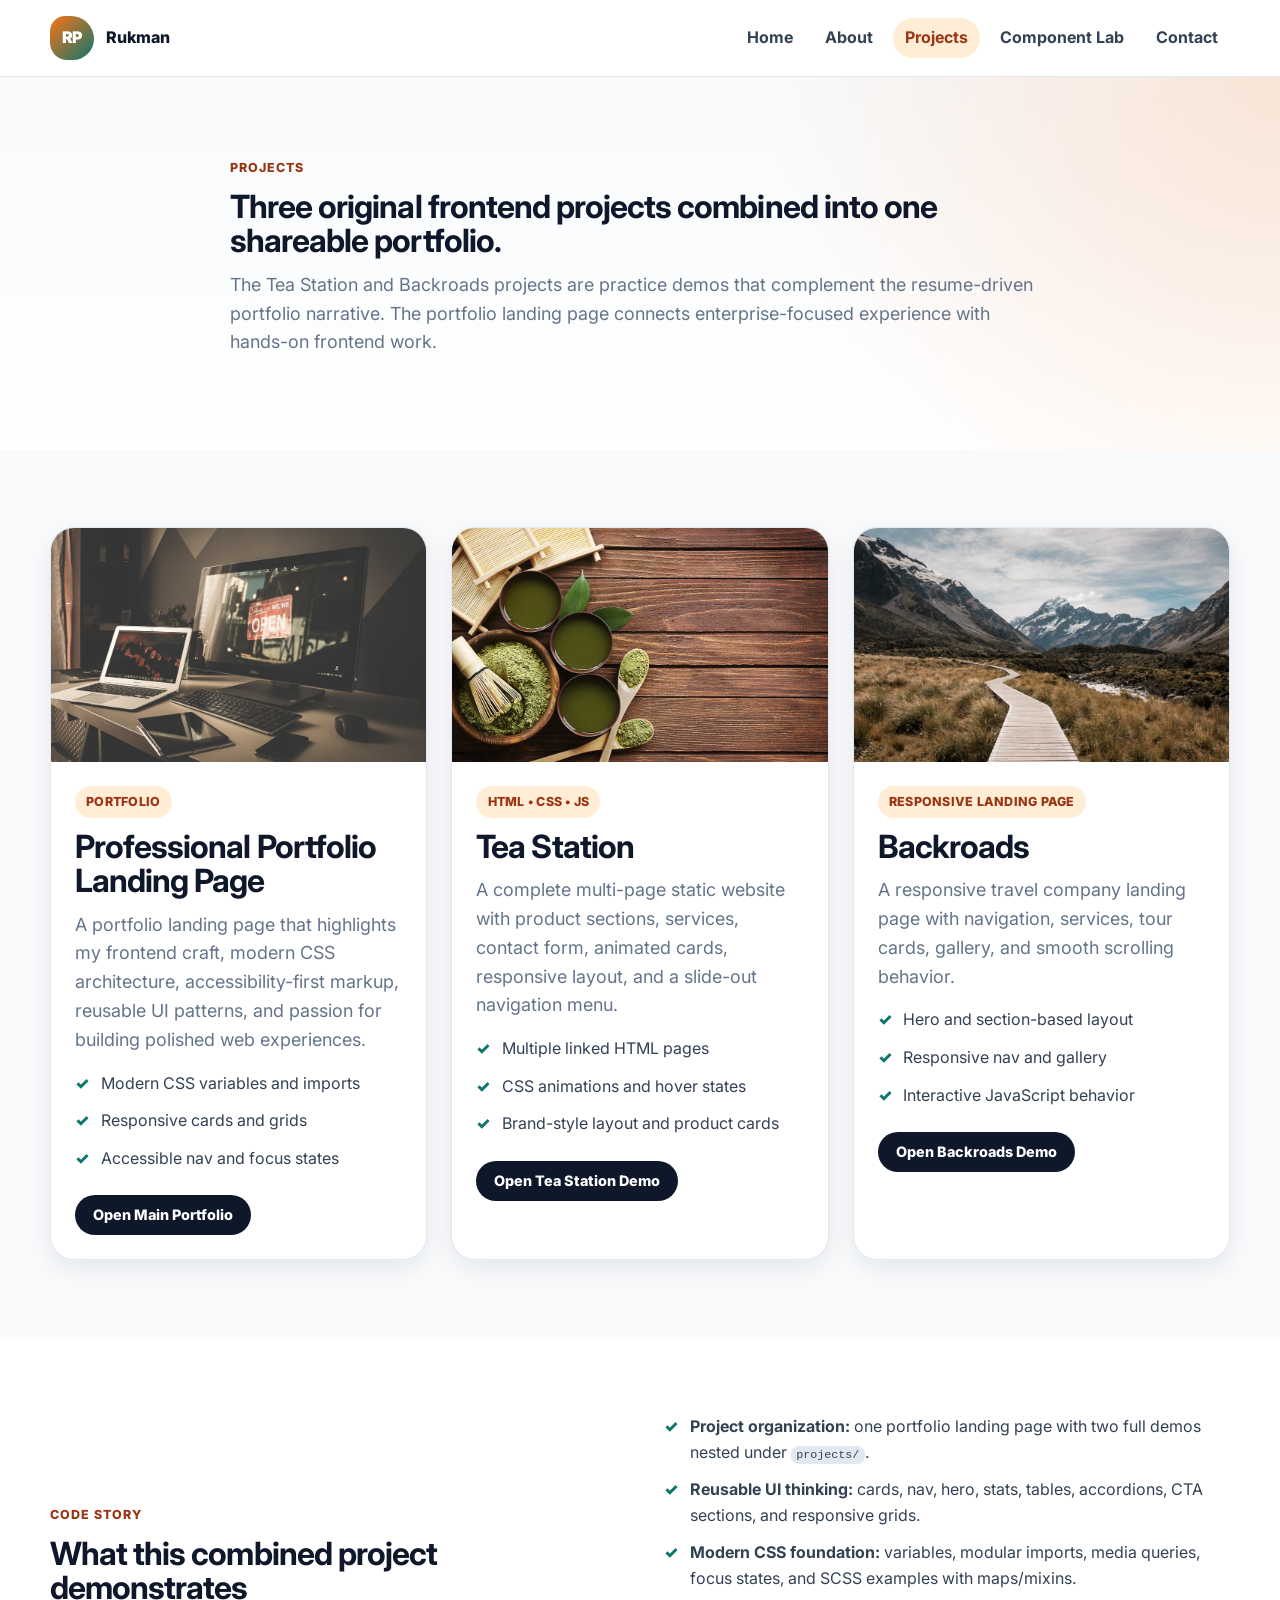
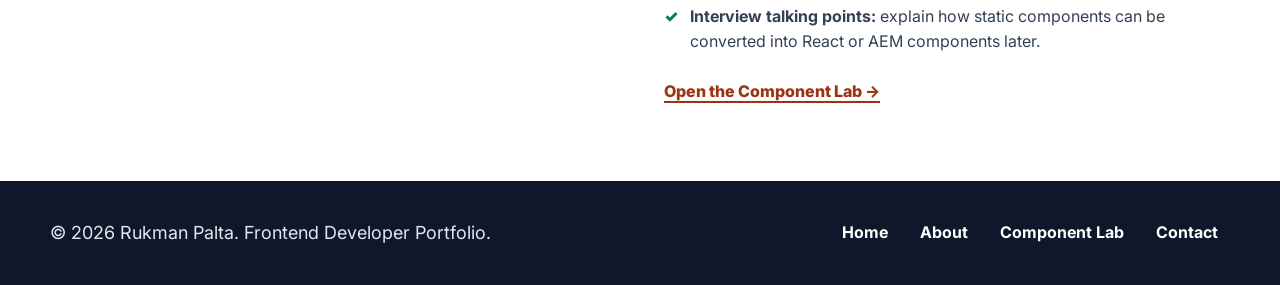
<file: projects.html>
<!doctype html>
<html lang="en">
  <head>
    <meta charset="UTF-8" />
    <meta name="viewport" content="width=device-width, initial-scale=1.0" />
    <meta
      name="description"
      content="Frontend project portfolio featuring practice demos and resume-aligned frontend delivery examples."
    />
    <title>Projects | Rukman Palta</title>
    <link
      rel="stylesheet"
      href="./fontawesome-free-5.12.1-web/css/all.min.css"
    />
    <link rel="stylesheet" href="./css/main.css" />
  </head>
  <body>
    <a class="skip-link" href="#main">Skip to main content</a>
    <header class="site-header">
      <nav class="navbar" aria-label="Main navigation">
        <a class="brand" href="index.html"
          ><span class="brand-mark">RP</span
          ><span class="brand-text">Rukman</span></a
        >
        <button
          class="nav-toggle"
          type="button"
          aria-label="Open navigation menu"
          aria-controls="primary-navigation"
          aria-expanded="false"
        >
          <i class="fas fa-bars" aria-hidden="true"></i>
        </button>
        <ul class="nav-menu" id="primary-navigation">
          <li><a href="index.html">Home</a></li>
          <li><a href="about.html">About</a></li>
          <li><a href="projects.html" aria-current="page">Projects</a></li>
          <li><a href="component-lab.html">Component Lab</a></li>
          <li><a href="contact.html">Contact</a></li>
        </ul>
      </nav>
    </header>

    <main id="main">
      <section class="page-hero section">
        <div class="section-center narrow">
          <p class="eyebrow">Projects</p>
          <h1>
            Three original frontend projects combined into one shareable
            portfolio.
          </h1>
          <p>
            The Tea Station and Backroads projects are practice demos that
            complement the resume-driven portfolio narrative. The portfolio
            landing page connects enterprise-focused experience with hands-on
            frontend work.
          </p>
        </div>
      </section>

      <section class="section section--muted">
        <div class="section-center">
          <div class="project-grid project-grid--three">
            <article class="project-card">
              <img
                src="./images/project-4.jpeg"
                alt="Portfolio website preview"
              />
              <div class="project-card__content">
                <span class="tag">Portfolio</span>
                <h2>Professional Portfolio Landing Page</h2>
                <p>
                  A portfolio landing page that highlights my frontend craft,
                  modern CSS architecture, accessibility-first markup, reusable
                  UI patterns, and passion for building polished web
                  experiences.
                </p>
                <ul class="check-list">
                  <li>Modern CSS variables and imports</li>
                  <li>Responsive cards and grids</li>
                  <li>Accessible nav and focus states</li>
                </ul>
                <a class="btn btn--small" href="index.html"
                  >Open Main Portfolio</a
                >
              </div>
            </article>

            <article class="project-card">
              <img
                src="./projects/tea-station/images/main-bcg.jpeg"
                alt="Tea Station project preview"
              />
              <div class="project-card__content">
                <span class="tag">HTML • CSS • JS</span>
                <h2>Tea Station</h2>
                <p>
                  A complete multi-page static website with product sections,
                  services, contact form, animated cards, responsive layout, and
                  a slide-out navigation menu.
                </p>
                <ul class="check-list">
                  <li>Multiple linked HTML pages</li>
                  <li>CSS animations and hover states</li>
                  <li>Brand-style layout and product cards</li>
                </ul>
                <a
                  class="btn btn--small"
                  href="./projects/tea-station/index.html"
                  >Open Tea Station Demo</a
                >
              </div>
            </article>

            <article class="project-card">
              <img
                src="./projects/backroads/images/main.jpeg"
                alt="Backroads project preview"
              />
              <div class="project-card__content">
                <span class="tag">Responsive Landing Page</span>
                <h2>Backroads</h2>
                <p>
                  A responsive travel company landing page with navigation,
                  services, tour cards, gallery, and smooth scrolling behavior.
                </p>
                <ul class="check-list">
                  <li>Hero and section-based layout</li>
                  <li>Responsive nav and gallery</li>
                  <li>Interactive JavaScript behavior</li>
                </ul>
                <a class="btn btn--small" href="./projects/backroads/index.html"
                  >Open Backroads Demo</a
                >
              </div>
            </article>
          </div>
        </div>
      </section>

      <section class="section">
        <div class="section-center split-grid split-grid--center">
          <div>
            <p class="eyebrow">Code Story</p>
            <h2>What this combined project demonstrates</h2>
          </div>
          <div>
            <ul class="feature-list">
              <li>
                <strong>Project organization:</strong> one portfolio landing
                page with two full demos nested under <code>projects/</code>.
              </li>
              <li>
                <strong>Reusable UI thinking:</strong> cards, nav, hero, stats,
                tables, accordions, CTA sections, and responsive grids.
              </li>
              <li>
                <strong>Modern CSS foundation:</strong> variables, modular
                imports, media queries, focus states, and SCSS examples with
                maps/mixins.
              </li>
              <li>
                <strong>Interview talking points:</strong> explain how static
                components can be converted into React or AEM components later.
              </li>
            </ul>
            <a class="text-link" href="component-lab.html"
              >Open the Component Lab <span aria-hidden="true">→</span></a
            >
          </div>
        </div>
      </section>
    </main>

    <footer class="footer">
      <div class="section-center footer-grid">
        <p>
          &copy; <span id="year"></span> Rukman Palta. Frontend Developer
          Portfolio.
        </p>
        <ul class="footer-links" aria-label="Footer navigation">
          <li><a href="index.html">Home</a></li>
          <li><a href="about.html">About</a></li>
          <li><a href="/component-lab">Component Lab</a></li>
          <li><a href="contact.html">Contact</a></li>
        </ul>
      </div>
    </footer>
    <script src="./js/app.js"></script>
  </body>
</html>
</file>
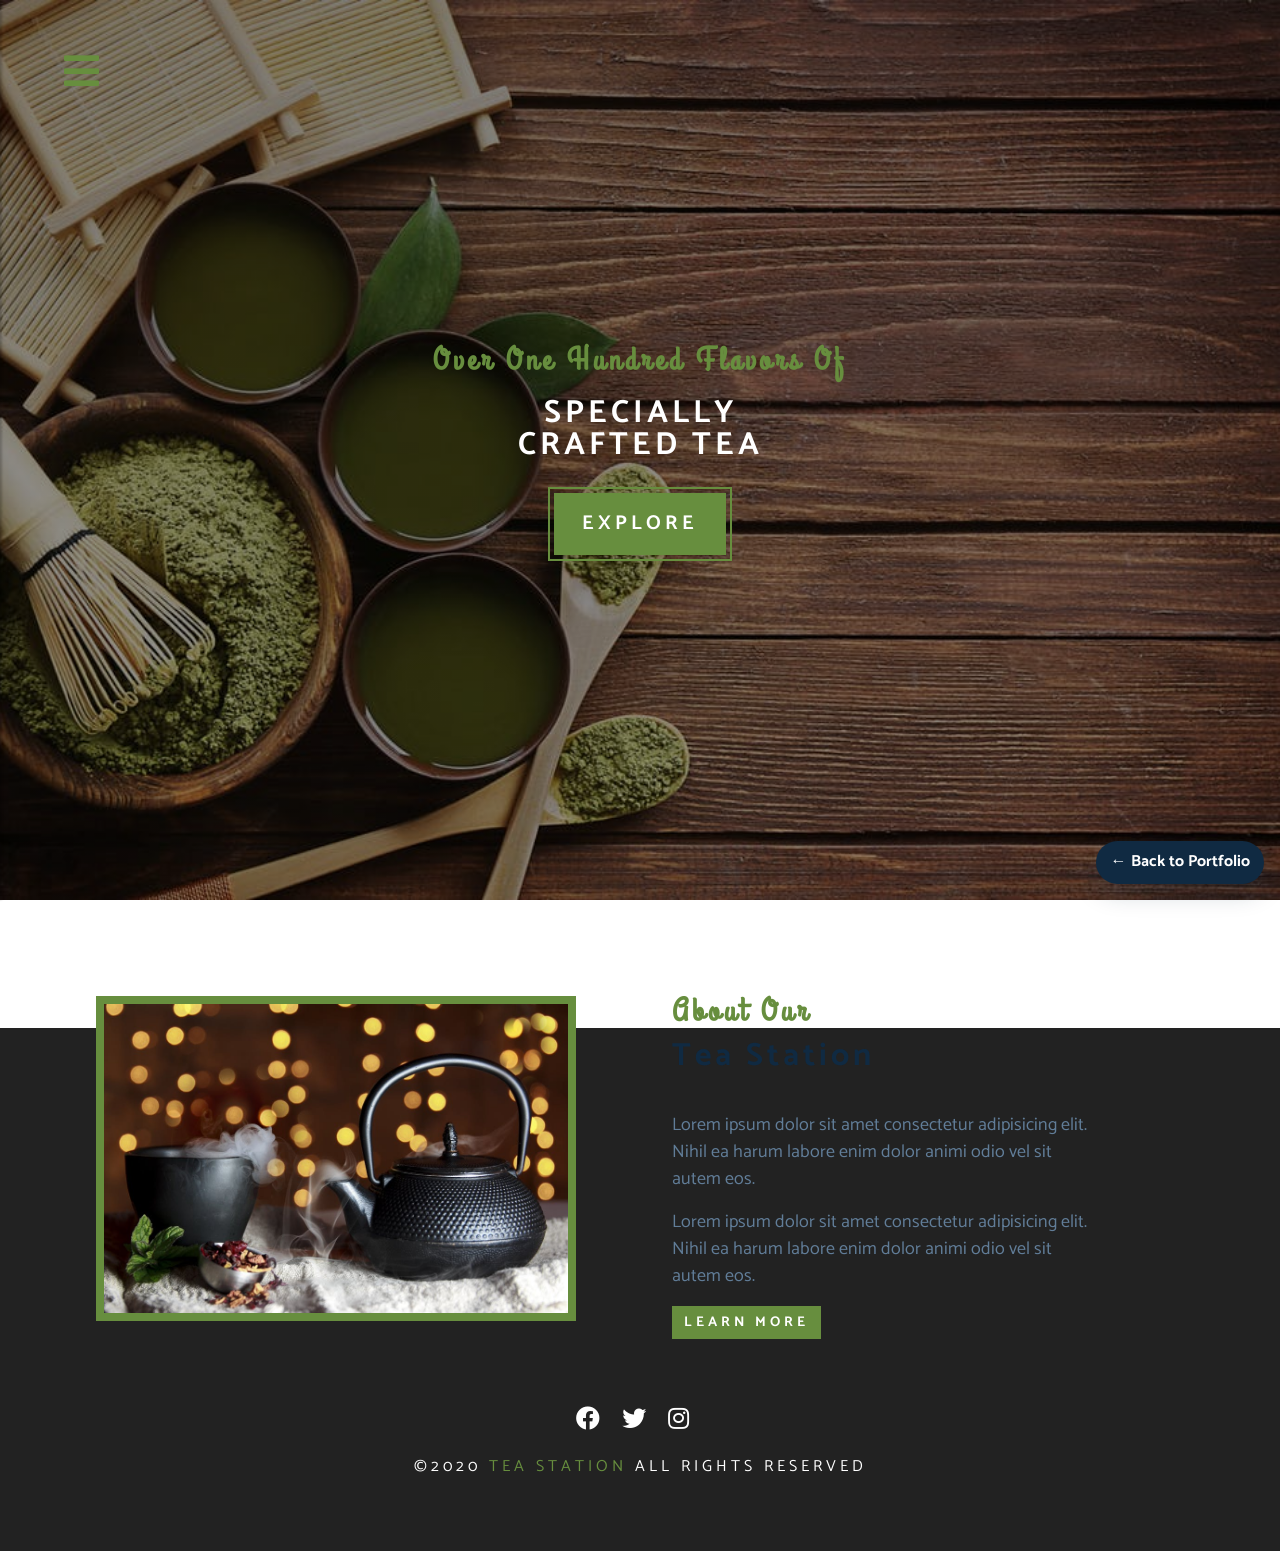
<file: projects/tea-station/about.html>
<!DOCTYPE html>
<html lang="en">
  <head>
    <meta charset="UTF-8" />
    <meta name="viewport" content="width=device-width, initial-scale=1.0" />
    <meta http-equiv="X-UA-Compatible" content="ie=edge" />
    <title>Tea Station || About</title>
    <!-- font-awesome -->
    <link
      rel="stylesheet"
      href="./fontawesome-free-5.12.1-web/css/all.min.css"
    />
    <!-- custom css -->
    <link rel="stylesheet" href="./css/styles.css" />
    <link rel="stylesheet" href="./css/portfolio-integration.css" />
  </head>
  <body>
    <a class="portfolio-back-link" href="../../index.html">← Back to Portfolio</a>
    <!-- navbar -->
    <!-- nav button -->
    <span class="nav-btn" id="nav-btn">
      <i class="fas fa-bars"></i>
    </span>
    <nav class="navbar" id="navbar">
      <div class="navbar-header">
        <span class="nav-close" id="nav-close">
          <i class="fas fa-times"></i>
        </span>
      </div>
      <ul class="nav-items">
        <li><a href="index.html" class="nav-link">home</a></li>
        <li><a href="skills.html" class="nav-link">skills</a></li>
        <li><a href="about.html" class="nav-link">about</a></li>
        <li><a href="products.html" class="nav-link">products</a></li>
      </ul>
    </nav>
    <!--end of navbar -->

    <!-- header -->
    <header class="header">
      <div class="banner">
        <h2>Over one hundred flavors of</h2>
        <h1>
          specially <br />
          crafted tea
        </h1>
        <a href="skills.html" class="btn banner-btn">explore</a>
      </div>
    </header>
    <!-- end of header -->
    <!-- About section -->
    <section>
      <div class="section-center clear-fix">
        <!-- about-img -->
        <article class="about-img">
          <!-- we are creating div here to have a container to contain the picture when we apply the zoom effect on hovering on to the image!! -->
          <div class="about-picture-container">
            <img
              src="./images/about-bcg.jpeg"
              alt="tea kettle"
              class="about-picture"
            />
          </div>
        </article>
        <article class="about-info">
          <!-- section title -->
          <div class="section-title">
            <h3>about our</h3>
            <h2>tea station</h2>
            <!-- end ofsection title -->
            <p class="about-text">
              Lorem ipsum dolor sit amet consectetur adipisicing elit. Nihil ea
              harum labore enim dolor animi odio vel sit autem eos.
            </p>
            <p class="about-text">
              Lorem ipsum dolor sit amet consectetur adipisicing elit. Nihil ea
              harum labore enim dolor animi odio vel sit autem eos.
            </p>
            <a href="about.html" class="btn">learn more</a>
          </div>
        </article>
      </div>
    </section>
    <!-- end of About section -->
    <!--footer  -->
    <footer class="footer">
      <div class="section-center">
        <div class="social-icons">
          <!-- social icon -->
          <a href="https://www.facebook.com" class="social-icon" target="_blank" rel="noopener noreferrer" aria-label="Facebook">
            <i class="fab fa-facebook"></i>
          </a>
          <!-- end of social icon -->
          <!-- social icon -->
          <a href="https://www.twitter.com" class="social-icon" target="_blank" rel="noopener noreferrer" aria-label="Twitter">
            <i class="fab fa-twitter"></i>
          </a>
          <!-- end of social icon -->
          <!-- social icon -->
          <a href="https://www.instagram.com" class="social-icon" target="_blank" rel="noopener noreferrer" aria-label="Instagram">
            <i class="fab fa-instagram"></i>
          </a>
          <!-- end of social icon -->
        </div>
        <h4 class="footer-text">
          &copy;<span>2020</span>
          <span class="company">tea station</span>
          all rights reserved
        </h4>
      </div>
    </footer>
    <script src="app.js"></script>
  </body>
</html>
</file>
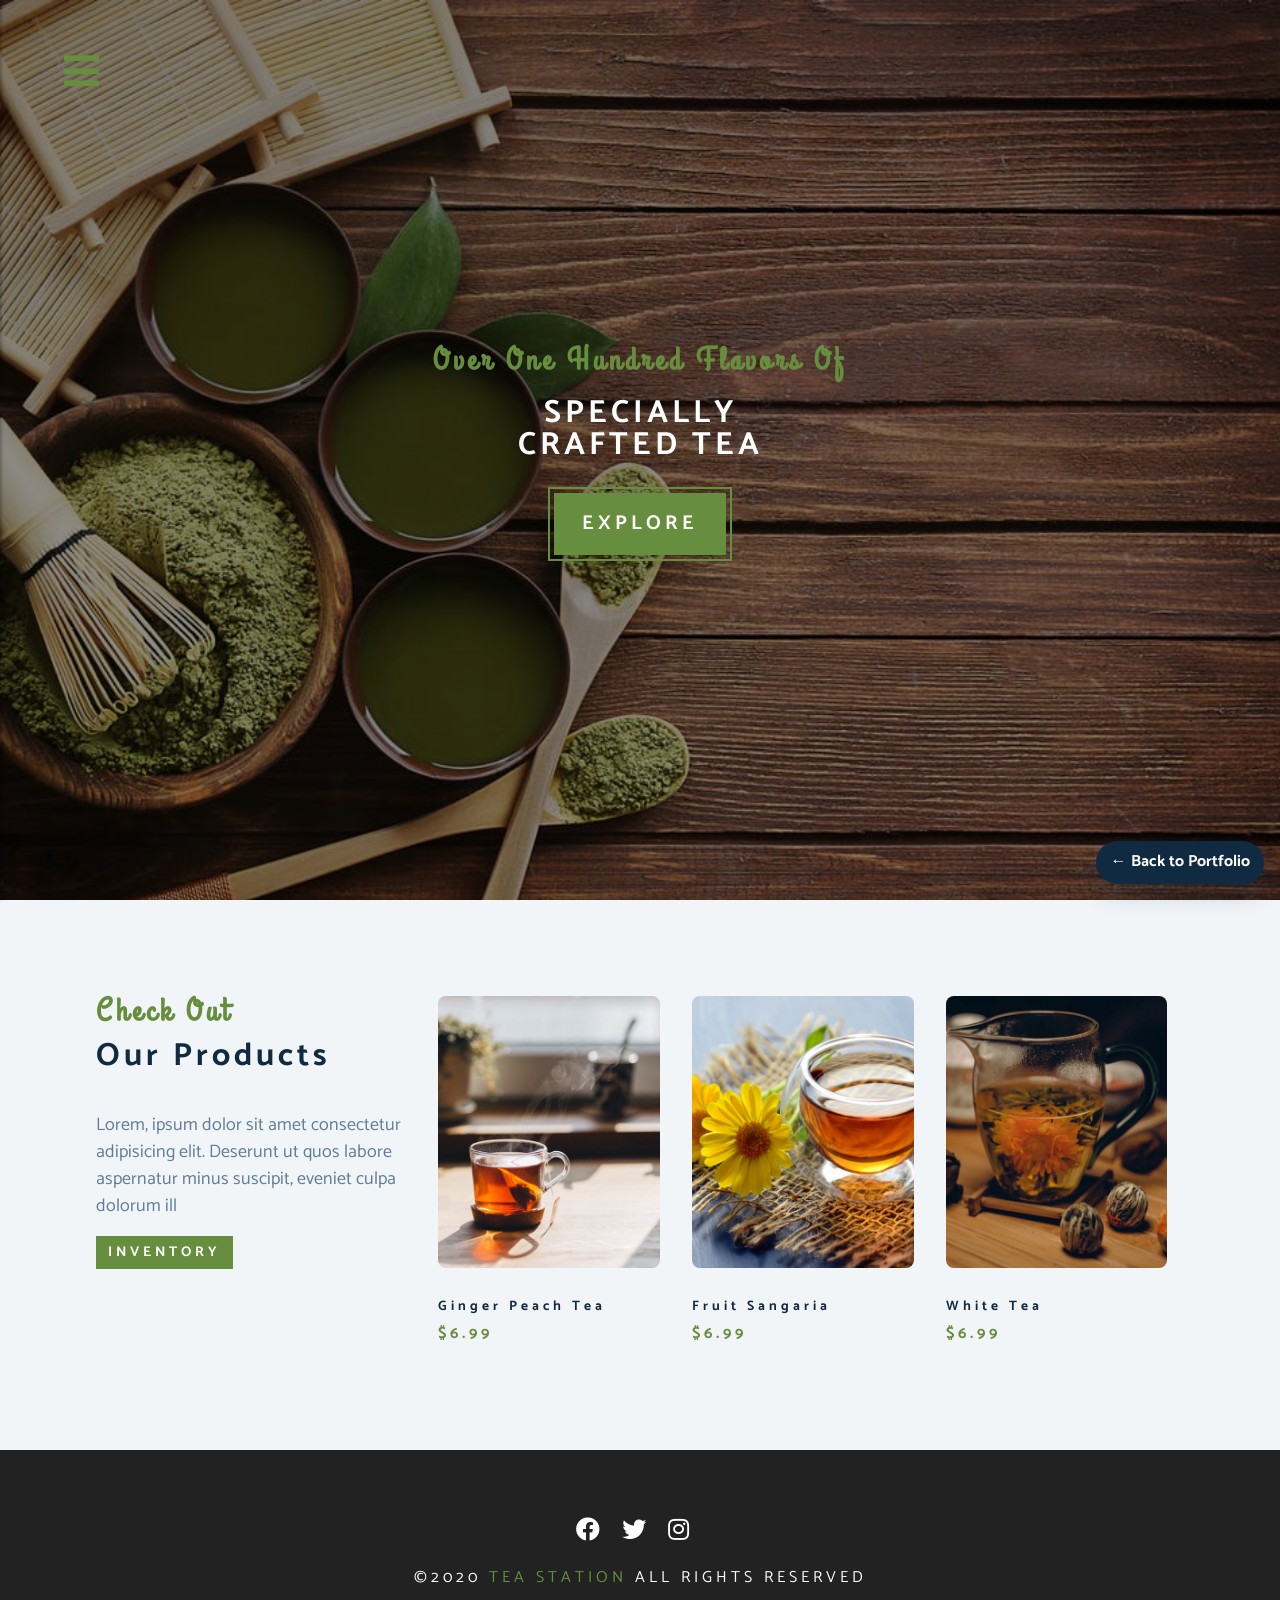
<file: projects/tea-station/products.html>
<!DOCTYPE html>
<html lang="en">
  <head>
    <meta charset="UTF-8" />
    <meta name="viewport" content="width=device-width, initial-scale=1.0" />
    <meta http-equiv="X-UA-Compatible" content="ie=edge" />
    <title>Tea Station || Products</title>
    <!-- font-awesome -->
    <link
      rel="stylesheet"
      href="./fontawesome-free-5.12.1-web/css/all.min.css"
    />
    <!-- custom css -->
    <link rel="stylesheet" href="./css/styles.css" />
    <link rel="stylesheet" href="./css/portfolio-integration.css" />
  </head>
  <body>
    <a class="portfolio-back-link" href="../../index.html">← Back to Portfolio</a>
    <!-- navbar -->
    <!-- nav button -->
    <span class="nav-btn" id="nav-btn">
      <i class="fas fa-bars"></i>
    </span>
    <nav class="navbar" id="navbar">
      <div class="navbar-header">
        <span class="nav-close" id="nav-close">
          <i class="fas fa-times"></i>
        </span>
      </div>
      <ul class="nav-items">
        <li><a href="index.html" class="nav-link">home</a></li>
        <li><a href="skills.html" class="nav-link">skills</a></li>
        <li><a href="about.html" class="nav-link">about</a></li>
        <li><a href="products.html" class="nav-link">products</a></li>
      </ul>
    </nav>
    <!--end of navbar -->

    <!-- header -->
    <header class="header">
      <div class="banner">
        <h2>Over one hundred flavors of</h2>
        <h1>
          specially <br />
          crafted tea
        </h1>
        <a href="skills.html" class="btn banner-btn">explore</a>
      </div>
    </header>
    <!-- end of header -->
    <!-- product section -->
    <section class="products">
      <div class="section-center clearfix">
        <!-- product-info -->
        <article class="products-info">
          <!-- section title -->
          <div class="section-title">
            <h3>check out</h3>
            <h2>our products</h2>
          </div>
          <!-- end of section title -->
          <p class="product-text">
            Lorem, ipsum dolor sit amet consectetur adipisicing elit. Deserunt
            ut quos labore aspernatur minus suscipit, eveniet culpa dolorum ill
          </p>
          <a href="products.html" class="btn">inventory</a>
        </article>
        <!-- end of product-info  -->

        <!-- product-inventory -->
        <article class="products-inventory clearfix">
          <div class="product">
            <img
              src="./images/product-1.jpeg"
              alt="ginger peach tea"
              class="product-img"
            />
            <h3 class="product-title">ginger peach tea</h3>
            <h4 class="product-price">$6.99</h4>
          </div>
          <div class="product">
            <img
              src="./images/product-2.jpeg"
              alt="fruit sangria"
              class="product-img"
            />
            <h3 class="product-title">fruit sangaria</h3>
            <h4 class="product-price">$6.99</h4>
          </div>
          <div class="product">
            <img
              src="./images/product-3.jpeg"
              alt="white tea"
              class="product-img"
            />
            <h3 class="product-title">white tea</h3>
            <h4 class="product-price">$6.99</h4>
          </div>
        </article>
        <!-- end of product inventory -->
      </div>
    </section>
    <!-- end of product section -->
    <!--footer  -->
    <footer class="footer">
      <div class="section-center">
        <div class="social-icons">
          <!-- social icon -->
          <a href="https://www.facebook.com" class="social-icon" target="_blank" rel="noopener noreferrer" aria-label="Facebook">
            <i class="fab fa-facebook"></i>
          </a>
          <!-- end of social icon -->
          <!-- social icon -->
          <a href="https://www.twitter.com" class="social-icon" target="_blank" rel="noopener noreferrer" aria-label="Twitter">
            <i class="fab fa-twitter"></i>
          </a>
          <!-- end of social icon -->
          <!-- social icon -->
          <a href="https://www.instagram.com" class="social-icon" target="_blank" rel="noopener noreferrer" aria-label="Instagram">
            <i class="fab fa-instagram"></i>
          </a>
          <!-- end of social icon -->
        </div>
        <h4 class="footer-text">
          &copy;<span>2020</span>
          <span class="company">tea station</span>
          all rights reserved
        </h4>
      </div>
    </footer>
    <script src="app.js"></script>
  </body>
</html>
</file>
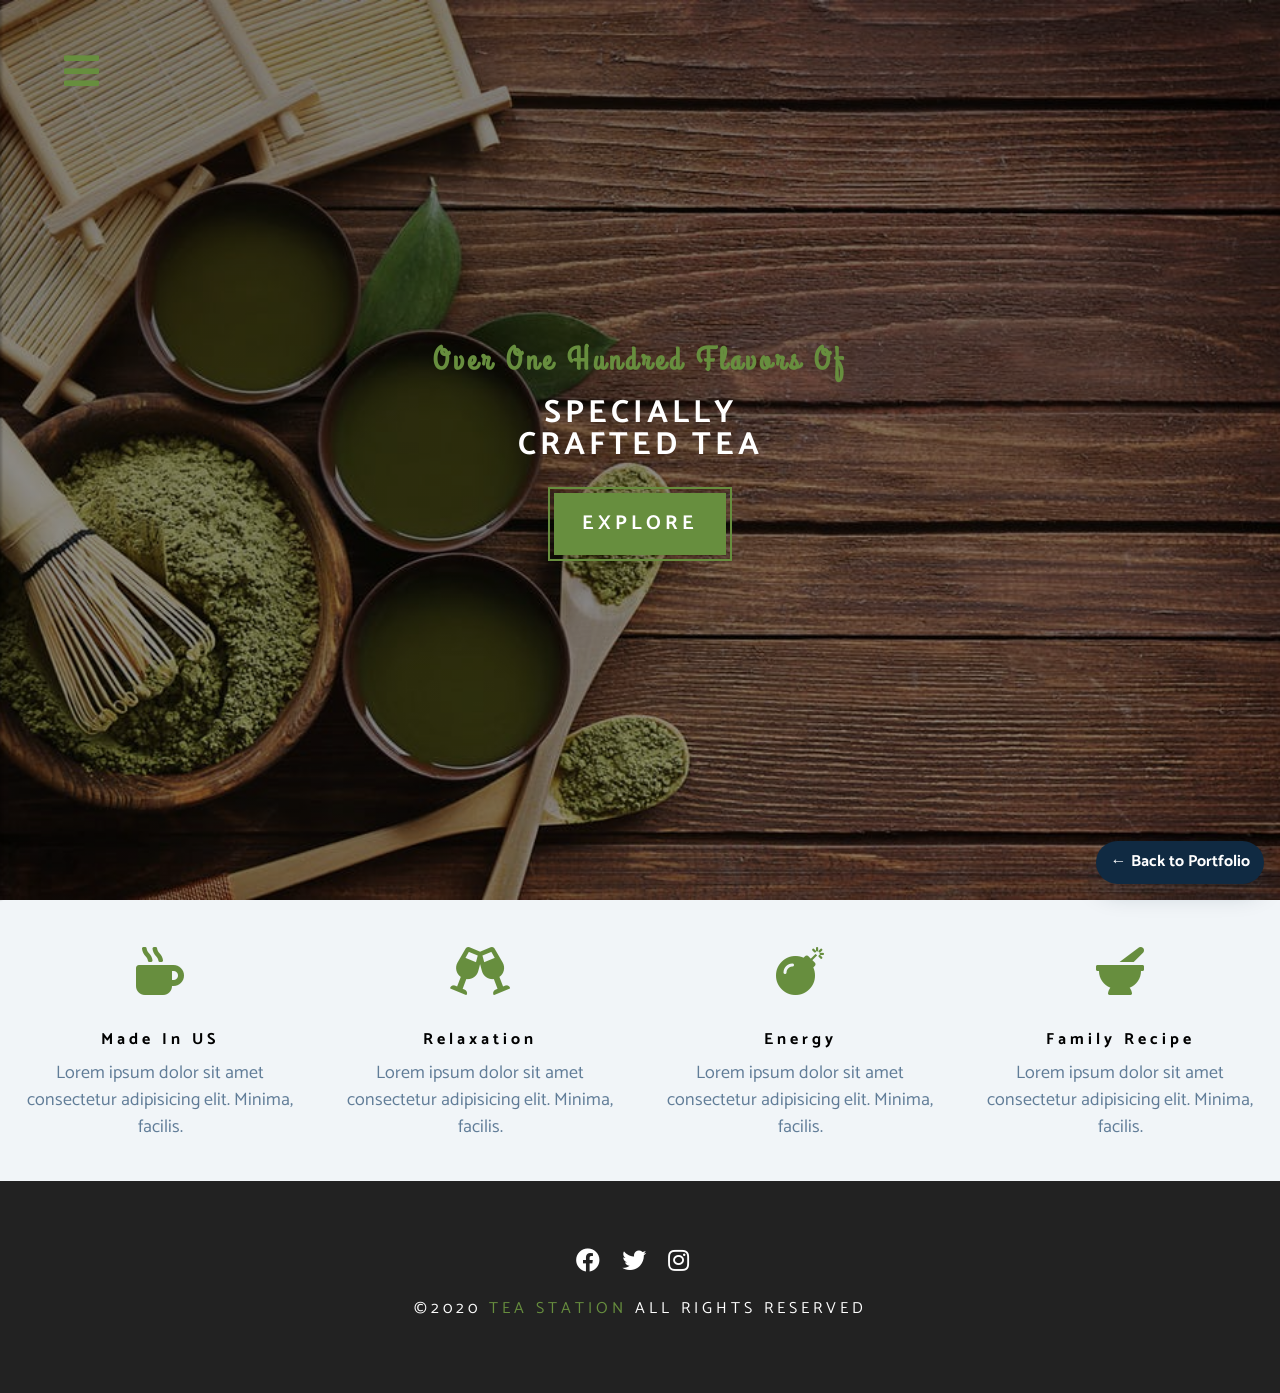
<file: projects/tea-station/skills.html>
<!DOCTYPE html>
<html lang="en">
  <head>
    <meta charset="UTF-8" />
    <meta name="viewport" content="width=device-width, initial-scale=1.0" />
    <meta http-equiv="X-UA-Compatible" content="ie=edge" />
    <title>Tea Station || Skills</title>
    <!-- font-awesome -->
    <link
      rel="stylesheet"
      href="./fontawesome-free-5.12.1-web/css/all.min.css"
    />
    <!-- custom css -->
    <link rel="stylesheet" href="./css/styles.css" />
    <link rel="stylesheet" href="./css/portfolio-integration.css" />
  </head>
  <body>
    <a class="portfolio-back-link" href="../../index.html">← Back to Portfolio</a>
    <!-- navbar -->
    <!-- nav button -->
    <span class="nav-btn" id="nav-btn">
      <i class="fas fa-bars"></i>
    </span>
    <nav class="navbar" id="navbar">
      <div class="navbar-header">
        <span class="nav-close" id="nav-close">
          <i class="fas fa-times"></i>
        </span>
      </div>
      <ul class="nav-items">
        <li><a href="index.html" class="nav-link">home</a></li>
        <li><a href="skills.html" class="nav-link">skills</a></li>
        <li><a href="about.html" class="nav-link">about</a></li>
        <li><a href="products.html" class="nav-link">products</a></li>
      </ul>
    </nav>
    <!--end of navbar -->

    <!-- header -->
    <header class="header">
      <div class="banner">
        <h2>Over one hundred flavors of</h2>
        <h1>
          specially <br />
          crafted tea
        </h1>
        <a href="skills.html" class="btn banner-btn">explore</a>
      </div>
    </header>
    <!-- end of header -->
    <section class="skills clearfix">
      <!-- first single skill -->
      <article class="skill">
        <span class="skill-icon">
          <i class="fas fa-mug-hot"></i>
        </span>
        <h4 class="skill-title">made in US</h4>
        <p class="skill-text">
          Lorem ipsum dolor sit amet consectetur adipisicing elit. Minima,
          facilis.
        </p>
      </article>
      <!-- end of first single skill -->
      <!-- second single skill -->
      <article class="skill">
        <span class="skill-icon">
          <i class="fas fa-glass-cheers"></i>
          <!-- can also add fa-5x class to i to increase its size in html only or can increase size by giving font-size: 3rem; or so in css  -->
        </span>
        <h4 class="skill-title">relaxation</h4>
        <p class="skill-text">
          Lorem ipsum dolor sit amet consectetur adipisicing elit. Minima,
          facilis.
        </p>
      </article>
      <!-- end of second single skill -->
      <!-- third single skill -->
      <article class="skill">
        <span class="skill-icon">
          <i class="fas fa-bomb"></i>
        </span>
        <h4 class="skill-title">energy</h4>
        <p class="skill-text">
          Lorem ipsum dolor sit amet consectetur adipisicing elit. Minima,
          facilis.
        </p>
      </article>
      <!-- end of third single skill -->
      <!-- fourth single skill -->
      <article class="skill">
        <span class="skill-icon">
          <i class="fas fa-mortar-pestle"></i>
        </span>
        <h4 class="skill-title">family recipe</h4>
        <p class="skill-text">
          Lorem ipsum dolor sit amet consectetur adipisicing elit. Minima,
          facilis.
        </p>
      </article>
      <!-- end of fourth single skill -->
    </section>
    <!--footer  -->
    <footer class="footer">
      <div class="section-center">
        <div class="social-icons">
          <!-- social icon -->
          <a href="https://www.facebook.com" class="social-icon" target="_blank" rel="noopener noreferrer" aria-label="Facebook">
            <i class="fab fa-facebook"></i>
          </a>
          <!-- end of social icon -->
          <!-- social icon -->
          <a href="https://www.twitter.com" class="social-icon" target="_blank" rel="noopener noreferrer" aria-label="Twitter">
            <i class="fab fa-twitter"></i>
          </a>
          <!-- end of social icon -->
          <!-- social icon -->
          <a href="https://www.instagram.com" class="social-icon" target="_blank" rel="noopener noreferrer" aria-label="Instagram">
            <i class="fab fa-instagram"></i>
          </a>
          <!-- end of social icon -->
        </div>
        <h4 class="footer-text">
          &copy;<span>2020</span>
          <span class="company">tea station</span>
          all rights reserved
        </h4>
      </div>
    </footer>
    <script src="app.js"></script>
  </body>
</html>
</file>
<file: css/main.css>
@import url('https://fonts.googleapis.com/css2?family=Inter:wght@400;500;600;700;800&display=swap');
@import './tokens.css';
@import './base.css';
@import './layout.css';
@import './components.css';
@import './pages.css';
@import './responsive.css';
</file>
<file: projects/backroads/css/styles.css>
/*
=============== 
Fonts
===============
*/
@import url("https://fonts.googleapis.com/css?family=Lato:400,700&display=swap");

/*
=============== 
Variables
===============
*/

:root {
  /* dark shades of primary color*/
  --clr-primary-1: hsl(184, 91%, 17%);
  --clr-primary-2: hsl(185, 84%, 25%);
  --clr-primary-3: hsl(185, 81%, 29%);
  --clr-primary-4: hsl(184, 77%, 34%);
  /* primary/main color */
  --clr-primary-5: hsl(185, 62%, 45%);
  /* lighter shades of primary color */
  --clr-primary-6: hsl(185, 57%, 50%);
  --clr-primary-7: hsl(184, 65%, 59%);
  --clr-primary-8: hsl(184, 80%, 74%);
  --clr-primary-9: hsl(185, 94%, 87%);
  --clr-primary-10: hsl(186, 100%, 94%);
  /* darkest grey - used for headings */
  --clr-grey-1: hsl(209, 61%, 16%);
  --clr-grey-2: hsl(211, 39%, 23%);
  --clr-grey-3: hsl(209, 34%, 30%);
  --clr-grey-4: hsl(209, 28%, 39%);
  /* grey used for paragraphs */
  --clr-grey-5: hsl(210, 22%, 49%);
  --clr-grey-6: hsl(209, 23%, 60%);
  --clr-grey-7: hsl(211, 27%, 70%);
  --clr-grey-8: hsl(210, 31%, 80%);
  --clr-grey-9: hsl(212, 33%, 89%);
  --clr-grey-10: hsl(210, 36%, 96%);
  --clr-white: #fff;
  --ff-primary: "Lato", sans-serif;
  --transition: all 0.3s linear;
  --spacing: 0.25rem;
  --radius: 0.5rem;
  --light-shadow: 0 5px 15px rgba(0, 0, 0, 0.1);
  --dark-shadow: 0 5px 15px rgba(0, 0, 0, 0.2);
}
/*
=============== 
Global Styles
===============
*/

* {
  margin: 0;
  padding: 0;
  box-sizing: border-box;
}
body {
  font-family: var(--ff-primary);
  background: var(--clr-white);
  color: var(--clr-grey-1);
  line-height: 1.5;
  font-size: 0.875rem;
}
ul {
  list-style-type: none;
}
a {
  text-decoration: none;
}
/* img {
  width: 100%;
  display: block;
} */
/* all images to have width 100% n block level but not the logo image!! */
img:not(.nav-logo) {
  width: 100%;
  display: block;
}

h1,
h2,
h3,
h4 {
  letter-spacing: var(--spacing);
  text-transform: capitalize;
  line-height: 1.25;
  margin-bottom: 0.75rem;
}
h1 {
  font-size: 3rem;
}
h2 {
  font-size: 2rem;
}
h3 {
  font-size: 1.25rem;
}
h4 {
  font-size: 0.875rem;
}
p {
  margin-bottom: 1.25rem;
  color: var(--clr-grey-5);
}
@media screen and (min-width: 800px) {
  h1 {
    font-size: 4rem;
  }
  h2 {
    font-size: 2.5rem;
  }
  h3 {
    font-size: 1.75rem;
  }
  h4 {
    font-size: 1rem;
  }
  body {
    font-size: 1rem;
  }
  h1,
  h2,
  h3,
  h4 {
    line-height: 1;
  }
}
/*  global classes */

.btn {
  text-transform: uppercase;
  background: var(--clr-primary-5);
  color: var(--clr-white);
  padding: 0.375rem 0.75rem;
  letter-spacing: var(--spacing);
  display: inline-block;
  /* font-weight: 700; */
  transition: var(--transition);
  font-size: 0.875rem;
  border: 2px solid transparent;
  cursor: pointer;
  box-shadow: 0 1px 3px rgba(0, 0, 0, 0.2);
}
.btn:hover {
  color: var(--clr-primary-1);
  background: var(--clr-primary-8);
}

/*
=============== 
Navbar
===============
*/
.navbar {
  position: fixed;
  top: 0;
  left: 0;
  width: 100%;
  background: var(--clr-white);
  box-shadow: var(--dark-shadow);
  z-index: 2;
}
.nav-icons {
  display: none;
}
.nav-icon {
  font-size: 1rem;
  margin-right: 1rem;
  color: var(--clr-primary-5);
}
.nav-center {
  width: 100%;
  max-width: 1170px;
  margin: 0 auto;
}
.nav-header {
  display: flex;
  justify-content: space-between;
  /* align-items: center; */
  padding: 1rem 2rem;
}
.nav-toggle {
  font-size: 1.5rem;
  color: var(--clr-primary-5);
  border: transparent;
  background: transparent;
  cursor: pointer;
  transition: var(--transition);
}
.nav-toggle:hover {
  transform: scale(1.2);
}
.nav-link {
  /* initially on smaller screen we need these links to be block sized when we click on toggle button so set display to block */
  display: block;
  padding: 1rem 2rem;
  color: var(--clr-grey-1);
  cursor: pointer;
  font-size: 1rem;
  text-transform: capitalize;
  letter-spacing: var(--spacing);
  transition: var(--transition);
}
.nav-link:hover {
  color: var(--clr-primary-1);
  background: var(--clr-primary-8);
  padding-left: 2.25rem;
  /* here in nav-link we already gave some padding-left so for hover effect to consider more padding in order to move it to right a little bit set the padding-left value bigger then the one u have already set!! */
}
/* 280px */
/* go to your page and inspect the height of ul links its height is 280px so first make it 0 to hide it and then under show-links class add this height to make it visible again!! */
.nav-links {
  /* we want to hide links initially so set height:0 */
  /* then set overflow:hidden  */
  height: 0;
  overflow: hidden;
  transition: var(--transition);
}
.show-links {
  height: 280px;
}
@media screen and (min-width: 992px) {
  .navbar {
    padding: 1rem 2rem;
  }
  /* hide toggle button */
  .nav-toggle {
    display: none;
  }
  .nav-center {
    display: flex;
    justify-content: space-between;
    align-items: center;
    /* lets wrap */
    flex-wrap: wrap;
  }
  .nav-links {
    height: auto;
    display: flex;
  }
  .nav-header {
    padding: 0 0;
  }
  .nav-link {
    padding: 0 0;
    margin-right: 0.7rem;
  }
  .nav-link:hover {
    padding: 0;
    color: var(--clr-primary-5);
    background: transparent;
  }
  .nav-icons {
    display: flex;
  }
  .nav-icon {
    margin-right: 0.7rem;
    color: var(--clr-primary-5);
    font-size: 1.2rem;
    transition: var(--transition);
  }
  .nav-icon:hover {
    color: var(--clr-primary-8);
  }
}

/*
=============== 
Hero
===============
*/
.hero {
  min-height: 100vh;
  background: var(--clr-primary-5);
  display: flex;
  justify-content: center;
  align-items: center;
}
.hero-banner {
  text-align: center;
  padding: 0 3rem;
  color: var(--clr-white);
}
.hero-banner h1 {
  text-transform: uppercase;
  animation-name: fromLeft;
  animation-duration: 3s;
  animation-iteration-count: 1;
  animation-timing-function: ease-in-out;
}
@keyframes fromLeft {
  0% {
    transform: translateX(-100%);
    opacity: 0.4;
  }
  50% {
    transform: translateX(100%);
    opacity: 0.7;
  }
  100% {
    transform: translateX(0%);
    opacity: 1;
  }
}
.hero-banner p {
  max-width: 35rem;
  margin: 0 auto;
  color: var(--clr-white);
  letter-spacing: var(--spacing);
  animation: fromRight 3 s ease-in-out 1;
}
@keyframes fromRight {
  0% {
    opacity: 0.4;
    transform: translateX(100%);
  }
  50% {
    opacity: 0.7;
    transform: translateX(-100%);
  }
  100% {
    opacity: 1;
    transform: translateX(0%);
  }
}
.hero-btn {
  padding: 0.9rem 1.6rem;
  font-size: 1.25rem;
  background: var(--clr-white);
  color: var(--clr-primary-5);
  /* transition: var(--transition);
  dont need to add this as it is already in our global class btn */
  margin-top: 1rem;
  animation-name: scale;
  animation-duration: 3s;
  animation-iteration-count: 1;
  animation-timing-function: ease-in;
}
@keyframes scale {
  0% {
    opacity: 0;
    transform: scale(1);
  }
  50% {
    opacity: 0.5;
    transform: scale(1.2);
  }
  100% {
    opacity: 1;
    transform: scale(1);
  }
}

.hero-btn:hover {
  color: var(--clr-white);
  background: transparent;
  /* border: 1px solid var(--clr-white); */
  /* we have already added a border in global class btn but there it has different border color */
  /* so now add border-color white for this button only */
  border-color: var(--clr-white);
}

@media screen and (min-width: 768px) {
  .hero {
    background: linear-gradient(rgb(44, 174, 186, 0.7), rgba(0, 0, 0, 0.7)),
      url("../images/main.jpeg") center/cover no-repeat;
  }
  .hero-banner {
    padding: 0;
  }
  .hero-banner p {
    max-width: 45rem;
  }
}

/*
=============== 
About
===============
*/
.section {
  margin: 4rem 0;
}
.section-title {
  text-align: center;
  margin-bottom: 2.5rem;
}
.section-title h2 {
  text-transform: uppercase;
}
.section-title span {
  color: var(--clr-primary-5);
}

/* global class section-center */
.section-center {
  width: 90vw;
  margin: 0 auto;
  max-width: 1170px;
}
.about-img {
  margin-bottom: 2.5rem;
}
/* @media screen and (min-width: 992px) { */
/* global set up for section-center */
/* .section-center {
    width: 95vw;
  }
  .about-center {
    display: flex;
  }
  .about-img {
    min-width: 50%;
    margin-bottom: 0rem;
  }
  .about-info {
    align-self: center;
    padding-left: 3rem;
  }
} */

/* /* or you can do it in a new way like this- */
@media screen and (min-width: 992px) {
  .section-center {
    width: 95vw;
  }
  .about-center {
    display: flex;
    justify-content: space-between;
    /* /* to make both as far as possible  */
    flex-wrap: wrap;
  }
  .about-img,
  .about-info {
    flex: 0 0 calc(50% - 2rem);
    /* no grow no shrink basevalue 50%-2rem for margin 
    /* neither image div nor info div will shrink or grow as screen size increases */
    margin-bottom: 0;
    align-self: center;
  }
}
@media screen and (min-width: 1170px) {
  .about-img {
    position: relative;
    /* parent element about-img */
  }
  .about-img::before {
    /* child element set its position: absolute relative to its parent */
    content: "";
    position: absolute;
    border: 0.5rem solid var(--clr-primary-5);
    /* specify height n width for border element */
    width: 100%;
    height: 100%;
    box-sizing: border-box;
    top: -1.5rem;
    left: -1.5rem;
    z-index: -1;
    /* in global style for * i.e root element we have already decrlared box-sizing:border-box */
    /* but since * doesnt include ::before and ::after pseudo elements we do so here!! */
  }
}

/*
=============== 
Services
===============
*/
.services {
  background-color: var(--clr-grey-10);
  padding-top: 3rem;
  padding-bottom: 2rem;
  /* margin: 3rem 0; */
}
.service {
  text-align: center;
  /* simply do text-align: center here instead of manually centering the icon using position relative and transform/translate as done below */
  margin-bottom: 3rem;
}
.service-icon {
  /* 
  position: relative;
  left: 50%;
  transform: translate(-50%); */
  font-size: 2rem;
  color: var(--clr-primary-1);
  background-color: var(--clr-primary-5);
  margin-bottom: 1rem;
  padding: 0.5rem;
  display: inline-block;
}
.service-info {
  padding-top: 1rem;
  /* text-align: center; */
}
.service-title {
  line-height: var(--spacing);
}
.service-text {
  margin: 0 auto;
  max-width: 20rem;
}
@media screen and (min-width: 576px) {
  .services-center {
    display: flex;
    justify-content: space-between;
    flex-wrap: wrap;
  }
  .service {
    flex: 0 0 calc(50% - 1rem);
    margin-bottom: 1rem;
  }
}
@media screen and (min-width: 992px) {
  .service {
    flex: 0 0 calc(33.33% - 1rem);
  }
}

@media screen and (min-width: 1170px) {
  .service {
    display: flex;
    text-align: left;
  }
  .service-icon {
    align-self: center;
  }
  .service-info {
    padding: 1rem;
  }
  .service-title {
    margin-bottom: 0.5rem;
  }
}
/*
=============== 
Featured Tours
===============
*/
.tour-card {
  background-color: var(--clr-grey-10);
  transition: var(--transition);
  box-shadow: var(--light-shadow);
  margin-bottom: 2rem;
}
.tour-img-container {
  position: relative;
  overflow: hidden;
}
.tour-card:hover {
  transform: scale(1.02);
  box-shadow: var(--dark-shadow);
}
.tour-img {
  height: 15rem;
  object-fit: cover;
}
.tour-date {
  position: absolute;
  right: 0;
  bottom: 0;
  background-color: var(--clr-primary-8);
  color: var(--clr-grey-1);
  text-transform: capitalize;
  padding: 0.25rem 0.5rem;
  margin-bottom: 0;
}
.tour-info {
  padding: 1.25rem 1.5rem;
}
.tour-title {
  display: flex;
  justify-content: space-between;
  flex-wrap: wrap;
}
.tour-title p,
.tour-title h4 {
  margin-bottom: 0.75rem;
  line-height: 1.25;
}
.tour-title p {
  color: var(--clr-grey-7);
}

.tour-footer {
  display: flex;
  justify-content: space-between;
  flex-wrap: wrap;
  align-items: center;
}
.tour-footer p {
  line-height: 0;
  margin-bottom: 0;
  text-transform: capitalize;
  color: var(--clr-primary-5);
}
.tour-btn {
  text-align: center;
}
@media screen and (min-width: 768px) {
  .featured-center {
    display: flex;
    justify-content: space-between;
    flex-wrap: wrap;
  }
  .tour-card {
    flex: 0 0 calc(50% - 2rem);
  }
}
@media screen and (min-width: 1170px) {
  .tour-card {
    flex: 0 0 calc(33.3% - 2rem);
  }
}
/*
=============== 
Contact
===============
*/
.contact {
  background-color: var(--clr-primary-5);
  color: var(--clr-white);
  margin: 0rem;
  padding: 4rem 0;
}
.contact-title p {
  color: var(--clr-primary-8);
}
.contact-form {
  display: flex;
  max-width: 30rem;
}
.form-control {
  color: var(--clr-grey-5);
  flex: 1 1 auto;
}
.form-control::placeholder {
  color: inherit;
}
.form-control,
.btn-submit {
  padding: 0.375rem 0.75rem;
  font-size: 1rem;
  line-height: 1.5;
  font-weight: 300;
  letter-spacing: var(--spacing);
  background: var(--clr-white);
  border: transparent;
  text-transform: capitalize;
}
.btn-submit {
  background-color: var(--clr-primary-8);
  color: var(--clr-primary-1);
  font-family: var(--ff-primary);
  margin-left: 0.5rem;
  cursor: pointer;
  transition: var(--transition);
}
.btn-submit:hover {
  background-color: var(--clr-primary-1);
  color: var(--clr-primary-5);
}
@media screen and (min-width: 992px) {
  .contact-center {
    display: flex;
    justify-content: space-between;
    flex-wrap: wrap;
  }
  .contact-form {
    align-self: flex-start;
    /* if we dont do align-self it will stretch to content's height so do it flex-start */
    flex: 1 1 auto;
    max-width: 100%;
    padding-left: 2rem;
  }
}
/*
=============== 
Gallery
===============
*/
.gallery-img-container {
  background: var(--clr-primary-5);
  position: relative;
}
.gallery-img {
  /* height: 17rem;
  object-fit: cover; */
  /* in this layout we dont need to do so but in some case use above code to fix height of image */
  transition: var(--transition);
}
.gallery-icon {
  position: absolute;
  top: 50%;
  left: 50%;
  transform: translate(-50%, -50%);
  color: var(--clr-white);
  cursor: pointer;
  opacity: 0;
  transition: var(--transition);
}
.gallery-img-container:hover .gallery-img {
  opacity: 0.5;
}
.gallery-img-container:hover .gallery-icon {
  opacity: 1;
  color: var(--clr-white);
}
@media screen and (min-width: 768px) {
  .gallery-center {
    display: flex;
    flex-wrap: wrap;
  }
  .gallery-img-container {
    flex: 0 0 calc(50%);
  }
}
@media screen and (min-width: 992px) {
  .gallery-img-container {
    flex: 0 0 calc(25%);
  }
}

/*
=============== 
Footer
===============
*/
.footer {
  background: var(--clr-grey-1);
  text-align: center;
  margin-top: 0rem;
  margin-bottom: 0rem;
  padding: 4rem 0rem;
}
.footer-links {
  display: flex;
  justify-content: center;
  flex-wrap: wrap;
  margin-bottom: 1.5rem;
}
.footer-link {
  padding-right: 1rem;
  color: var(--clr-white);
  font-size: 1rem;
  text-transform: capitalize;
  letter-spacing: var(--spacing);
  transition: var(--transition);
}
.footer-link:hover {
  color: var(--clr-primary-5);
}
.footer-icons {
  display: flex;
  justify-content: center;
  flex-wrap: wrap;
  margin-bottom: 1.5rem;
}
.footer-icon {
  padding-right: 1rem;
  font-size: 1.5rem;
  color: var(--clr-primary-8);
  transition: var(--transition);
}
.footer-icon:hover {
  color: var(--clr-primary-5);
}
.copyright {
  text-transform: capitalize;
  color: var(--clr-white);
  /* width: 85vw;
  margin: 0 auto; */
  /* can also add above one or not in this case!! */
  letter-spacing: var(--spacing);
}
</file>
<file: projects/backroads/css/portfolio-integration.css>
/* Portfolio integration styles only. Original Backroads styles remain untouched. */
.portfolio-back-link {
  position: fixed;
  right: 1rem;
  bottom: 1rem;
  z-index: 999;
  display: inline-flex;
  align-items: center;
  gap: 0.35rem;
  padding: 0.6rem 0.9rem;
  border-radius: 999px;
  background: #102a42;
  color: #fff;
  font-weight: 700;
  text-decoration: none;
  box-shadow: 0 8px 24px rgba(16, 42, 66, 0.25);
}
.portfolio-back-link:hover,
.portfolio-back-link:focus {
  background: #2caeba;
  color: #fff;
}
html,
body {
  max-width: 100%;
  overflow-x: clip;
}
img {
  max-width: 100%;
}
.form-status {
  flex-basis: 100%;
  margin-top: 0.75rem;
  min-height: 1.5rem;
  font-weight: 700;
  color: #102a42;
}
.form-status.is-success {
  color: #2caeba;
}
.form-status.is-error {
  color: #9a3412;
}
.contact-form .form-control {
  min-width: 0;
}

.contact-form {
  display: grid;
  gap: 0.75rem;
  max-width: 34rem;
}
.contact-form .btn-submit,
.contact-form .form-status {
  margin-left: 0;
  grid-column: 1 / -1;
}
@media screen and (min-width: 768px) {
  .contact-form {
    grid-template-columns: repeat(2, minmax(0, 1fr));
  }
}

@media screen and (max-width: 575px) {
  .hero-banner { width: min(100%, 34rem); padding-inline: 1rem; }
  .hero-btn,
  .btn-submit { width: 100%; text-align: center; }
  .nav-header { padding-inline: 1rem; }
  .nav-link { padding-inline: 1rem; }
  .tour-info,
  .service-info { padding-inline: 1rem; }
  .tour-footer { gap: 0.75rem; }
  .contact-form { display: grid; gap: 0.75rem; max-width: 100%; }
  .btn-submit { margin-left: 0; }
  .footer-links,
  .footer-icons { gap: 0.75rem; }
  .footer-link,
  .footer-icon { padding-right: 0; }
  .portfolio-back-link {
    top: auto;
    bottom: 1rem;
    left: 50%;
    right: auto;
    transform: translateX(-50%);
    max-width: calc(100vw - 2rem);
    justify-content: center;
    font-size: 0.78rem;
    padding: 0.55rem 0.8rem;
    white-space: nowrap;
  }
}


/* Portfolio typography requirement
   Large screens: main headings 2rem / 32px
   Under 990px: main headings 1.25rem / 20px
   Under 767px: main headings 1.125rem / 18px
   Paragraphs: 1.125rem / 18px
   Kept separate from original styles so animations/cards/effects stay intact. */
:root {
  --portfolio-p-size: 1.125rem;
  --portfolio-heading-size: 2rem;
  --portfolio-heading-desktop: 1.25rem;
  --portfolio-heading-mobile: 1.125rem;
}

p {
  font-size: var(--portfolio-p-size);
}

h1,
h2,
.section-title h3,
.hero-banner h1,
.banner h1 {
  font-size: var(--portfolio-heading-size);
}

@media screen and (max-width: 990px) {
  h1,
  h2,
  .section-title h3,
  .hero-banner h1,
  .banner h1 {
    font-size: var(--portfolio-heading-desktop);
  }
}

@media screen and (max-width: 767px) {
  h1,
  h2,
  h3,
  .section-title h3,
  .hero-banner h1,
  .banner h1 {
    font-size: var(--portfolio-heading-mobile);
  }
}
</file>
<file: projects/tea-station/css/styles.css>
/* 
========================
Fonts
========================
*/
@import url("https://fonts.googleapis.com/css?family=Catamaran:400,700|Grand+Hotel");

/* 
========================
 Variables
=========================
*/

:root {
  --clr-primary: #678e3e;
  --clr-primary-light: #beed8c;
  --clr-grey-1: #102a42;
  --clr-grey-5: #617d98;
  --clr-grey-10: #f1f5f8;
  --clr-white: #fff;
  --ff-primary: "Catamaran", sans-serif;
  --ff-secondary: "Grand Hotel", cursive;
  --transition: all 2s linear;
  --spacing: 0.25rem;
  --radius: 0.5rem;
}

* {
  margin: 0;
  padding: 0;
  box-sizing: border-box;
  /* css box-sizing property allow us to include padding and border in an element's total width and height */
}

body {
  font-family: var(--ff-primary);
  background: var(--clr-white);
  color: var(--clr-grey-1);
  line-height: 1.5;
  font-size: 0.875rem;
  /* smaller font-size as we are initially setting style for a smaller screen and then can change or resize it in media queries for bigger screen sizes. */
}

a {
  text-decoration: none;
}

img {
  width: 100%;
  display: block;
}

h1,
h2,
h3,
h4 {
  letter-spacing: var(--spacing);
  text-transform: capitalize;
  line-height: 1.25;
  margin-bottom: 0.75rem;
}

/* setting font size for all headers for small screen size */
h1 {
  font-size: 3rem;
}
h2 {
  font-size: 2rem;
}
h3 {
  font-size: 1.5rem;
}
h4 {
  font-size: 0.875rem;
}
p {
  font-size: 1.25rem;
}

/* increasing font size for headers and body on bigger screen size using media query!! */
@media screen and (min-width: 800px) {
  h1 {
    font-size: 3rem;
  }
  h2 {
    font-size: 2.5rem;
  }
  h3 {
    font-size: 2rem;
  }
  h4 {
    font-size: 1rem;
  }
  body {
    font-size: 1rem;
  }
  h1,
  h2,
  h3,
  h4 {
    line-height: 1;
  }
}

/* More global css */

/* general styles for button with .btn class which we can later use in other projects as well
change font-size n all later in main banner-btn to make changes for this project only by overriding few properties */
.btn {
  text-transform: uppercase;
  padding: 0.375rem 0.75rem;
  background-color: var(--clr-primary);
  color: var(--clr-white);
  letter-spacing: var(--spacing);
  /* just in case in future u want to give margins to it display inline-block */
  display: inline-block;
  font-weight: 700;
  transition: var(--transition);
  font-size: 0.875rem;
  border: none;
  cursor: pointer;
  /* box-shadow: 0 1px 3px rgba(0, 0, 0, 0.2); */
  /* this box-shadow here is just for a general style not for banner-btn */
}

.btn:hover {
  color: var(--clr-primary);
  background-color: var(--clr-primary-light);
}

/* problem with floAT is it takes element out of normal flow and wrap elements around it that comes after it!! and so if here there were only 3 skills, and a heading after it then on bigger screen size there would have been 3 skills column and one heading column as it would have wrapped around in the end too!!*/
/* qucikfix is to use clearfix---- */

.clearfix::after,
.clearfix::before {
  content: "";
  clear: both;
  display: table;
}

/* ====================== 
Navbar
================*/
.nav-btn {
  position: fixed;
  top: 5%;
  left: 5%;
  font-size: 2.5rem;
  color: var(--clr-primary);
  z-index: 1;
  animation: bounce 2s ease infinite;
  cursor: pointer;
}
@keyframes bounce {
  0% {
    transform: scale(1);
  }
  50% {
    transform: scale(2);
  }
  100% {
    transform: scale(1);
  }
}

/* =====================
navbar ul 
========================*/
.navbar {
  position: fixed;
  /* now we have two options here to make navbar span all across screen on small screen size
  first is to make all top/left/bottom/right:0 and then give  a higher z index
  or we can give one starting point such as top:0 left:0 and then set height width to 100% */
  top: 0;
  left: 0;
  right: 0;
  bottom: 0;
  /* width: 100%;
  height: 100%; */
  background: var(--clr-grey-10);
  z-index: 2;
  box-shadow: 2px 0 2px rgba(0, 0, 0, 0.2);
  /* hide navbar initially */
  transform: translateX(-100%);
  transition: var(--transition);
}

.showNav {
  transform: translate(0);
}
.navbar-header {
  text-align: right;
  padding-right: 1rem;
}
.nav-close {
  font-size: 2.5rem;
  cursor: pointer;
  color: #f29c9c;
  transition: var(--transition);
}
.nav-close:hover {
  color: #bb2525;
}
.nav-items {
  list-style-type: none;
}
.nav-link {
  display: block;
  font-size: 1.5rem;
  padding: 0.25rem 1rem;
  text-transform: uppercase;
  letter-spacing: var(--spacing);
  color: var(--clr-grey-5);
  transition: var(--transition);
}
.nav-link:hover {
  background: var(--clr-primary-light);
  color: var(--clr-primary);
  padding-left: 1.5rem;
  border-left: 0.25rem solid var(--clr-primary);
}
@media screen and (min-width: 768px) {
  .navbar {
    width: 30vw;
    max-width: 20rem;
  }
}

/*========================
 Header
=========================
*/
.header {
  min-height: 100vh;
  background-image: linear-gradient(rgba(0, 0, 0, 0.5), rgba(0, 0, 0, 0.4)),
    url("../images/main-bcg.jpeg");
  background-position: center;
  background-repeat: no-repeat;
  background-attachment: fixed;
  background-size: cover;
  position: relative;
  overflow-x: hidden;
  /* to avoid scroll in case of animation we have set 
   overflow-x: hidden; */
}

.banner {
  text-align: center;
  /* now give position:absolute  in order to give the top and bottom to it and to make position:absolute work we need a parent element with position:relative i.e. for header posititon: relative*/
  position: absolute;
  top: 50%;
  left: 50%;
  transform: translate(-50%, -50%);
}

.banner h2 {
  font-family: var(--ff-secondary);
  color: var(--clr-primary);
  animation: slideFromRight 5s ease-in-out 1;
  /* animation */
}
@keyframes slideFromRight {
  0% {
    transform: translateX(100%);
    opacity: 0;
  }
  50% {
    transform: translateX(-100%);
    opacity: 0.75;
  }

  100% {
    transform: translateX(0%);
    opacity: 1;
  }
}

.banner h1 {
  color: var(--clr-white);
  text-transform: uppercase;
  margin-top: 1.25rem;
  margin-bottom: 2rem;
  /* animation */
  animation: slideFromLeft 5s ease-in-out 1 backwards;
}
@keyframes slideFromLeft {
  0% {
    transform: translateX(-100%);
    opacity: 0;
  }
  50% {
    transform: translateX(100%);
    opacity: 0.75;
  }
  100% {
    transform: translateX(0%);
    opacity: 1;
  }
}

.banner-btn {
  outline: 0.125rem solid var(--clr-primary);
  outline-offset: 0.25rem;
  font-size: 1.25rem;
  /* make this button a bit bigger then others by increasing its padding!! */
  padding: 1rem 1.75rem;
  animation: scale 3s linear 1;
}
@keyframes scale {
  0% {
    opacity: 0;
  }
  50% {
    opacity: 0.75;
    transform: scale(1.5);
  }
  100% {
    opacity: 1;
    transform: scale(1);
  }
}

/* content divider linear gradient!! */
.content-divider {
  height: 0.5rem;
  background: linear-gradient(
    to left,
    var(--clr-primary),
    #e9b949,
    var(--clr-primary-light)
  );
}
/* ====================
  skills section
=======================
*/
.skills {
  background-color: var(--clr-grey-10);
}

.skill {
  text-align: center;
  padding: 2.5rem 0;
  transition: var(--transition);
}

/* icons */
.skill-icon {
  color: var(--clr-primary);
  font-size: 3rem;
  display: inline-block;
  margin-bottom: 1.25rem;
  /* now to make this margin-bottom work change span display to inline-block as span is an inline element and thus top bottom margins wont work or respect by browser */
  transition: var(--transition);
}

.skill-title {
  letter-spacing: var(--spacing);
  color: black;
  margin-bottom: 0.75rem;
  text-transform: capitalize;
}

.skill-text {
  color: var(--clr-grey-5);
  max-width: 17rem;
  /* since we do not want the paragraph to span all across but to take multiple lines we can give a certain max-width to it */
  /* also bt doing so text-align center wont work for it
  so now set margin: 0 auto; for it */
  margin: 0 auto;
}

.skill:hover {
  background-color: var(--clr-white);
  box-shadow: 0 2px var(--clr-primary);
}

.skill:hover .skill-icon {
  transform: translateY(-5px);
}

@media screen and (min-width: 576px) {
  .skill {
    float: left;
    width: 50%;
  }
}

@media screen and (min-width: 992px) {
  .skill {
    /* here u dont need to right float:left;
    as its already so with screen size 576px and above!! */
    width: 25%;
  }
}

/* ===================
About section
======================*/
.about-picture-container {
  background: var(--clr-primary);
  border: 0.5rem solid var(--clr-primary);
  max-width: 30rem;
  overflow: hidden;
}

.about-picture {
  /* display: inline-block; */
  transition: var(--transition);
}
/* extra stuff */
.about-picture-container:hover .about-picture {
  opacity: 0.5;
  transform: scale(1.2);
}

.about-img,
.about-info {
  padding: 2rem 0;
}
.section-title h3 {
  color: var(--clr-primary);
  font-family: var(--ff-secondary);
}
.section-title {
  margin-bottom: 2rem;
}
.section-center {
  /* border: 2px solid red; */
  width: 85vw;
  margin: 0 auto;
  max-width: 1170px;
  padding: 4rem 0;
}
.section-title h2 {
  color: var(--clr-grey-1);
  margin-bottom: 2.5rem;
}

.section-title p {
  color: var(--clr-grey-5);
  max-width: 26rem;
  margin-bottom: 1rem;
}

@media screen and (min-width: 992px) {
  .about-img,
  .about-info {
    float: left;
    width: 50%;
  }
  .about-info {
    padding-left: 2rem;
  }
}

/* =========================
Products
===========================*/
.products {
  background-color: var(--clr-grey-10);
}
.products article {
  padding: 2rem 0;
}
.product-text {
  color: var(--clr-grey-5);
  margin-bottom: 1rem;
  max-width: 26rem;
}
.product {
  margin-bottom: 2rem;
}
.product-img {
  margin-bottom: 2rem;
  border-radius: var(--radius);
  height: 17rem;
  /* border: none;  */
  object-fit: cover;
}
.product-title {
  font-size: 0.85rem;
}
.product-price {
  color: var(--clr-primary);
}

@media screen and (min-width: 768px) {
  .product {
    float: left;
    width: 50%;
    padding-right: 2rem;
  }
}

@media screen and (min-width: 992px) {
  .product {
    width: 33.3%;
  }
}

@media screen and (min-width: 1200px) {
  .products-info {
    float: left;
    width: 30%;
  }
  .products-inventory {
    float: left;
    width: 70%;
    /* margin-left: 2rem; */
    /* for above to work we have to decrease width for either info or inventory to keep them both 30:70 ratio remove margin-bottom from products in inventory and simply add padding left right btw them */
    /* can simply arrange with margin-left or can remove margin-bottom from product as now elements are side to side on bigger screen no need of margin-bottom */
    /* and to make room btw info and inventory u can simply add padding left right btw products in inventory */
  }
  .product {
    margin-bottom: 0rem;
    padding: 0 1rem;
  }
}

/* =====================
services
========================*/
.services {
  background-color: var(--clr-white);
  /* text-align: center;
  padding: 1rem 0;
  max-width: 85vw;
  margin: 0 auto; */
  /* do not need to do all above as its already there in our global class section-center just need to do service title to center as done below */
}
.services-title {
  margin-top: 4rem;
  margin-bottom: -4rem;
  /* margin:bottom negative here as service title as for services we have a global class of section-center which has a padding of 4rem 0; so to make the distance btw these less add negative margin-bottom for services title  */
  text-align: center;
}

.service-card {
  /* text-align: center; */
  background-color: var(--clr-grey-10);
  margin-bottom: 2rem;
  border-radius: var(--radius);
  box-shadow: 0 5px 15px rgba(0, 0, 0, 0.1);
  transition: var(--transition);
}
.service-card:hover {
  box-shadow: 0 5px 15px rgba(0, 0, 0, 0.2);
  transform: scale(1.02);
}
.service-img {
  object-fit: cover;
  height: 17rem;
  border-top-left-radius: var(--radius);
  border-top-right-radius: var(--radius);
}
.service-info {
  text-align: center;
  padding: 2.5rem 1rem 1.5rem 1rem;
}
.service-info p {
  color: var(--clr-grey-5);
  max-width: 25rem;
  margin: 0 auto;
}
.service-btn {
  text-transform: capitalize;
  font-size: 0.75rem;
  border-radius: var(--radius);
  font-weight: 400;
  padding: 0.375rem 0.5rem;
  margin-top: 1rem;
}

@media screen and (min-width: 768px) {
  .service-card {
    float: left;
    /* here lets use margins not padding to give widths to the cards */
    /* 100%total 45%one card 90%2card 5% margin */
    width: 45%;
    margin-right: 5%;
  }
}

@media screen and (min-width: 1200px) {
  .service-card {
    width: 30%;
    /* 30+30+30=90cards 10% margin */
    margin-right: 3.33%;
  }
}
.service-image-container {
  position: relative;
}
.service-icon {
  position: absolute;
  left: 50%;
  /* top: 0; */
  bottom: 0%;
  color: var(--clr-primary);
  font-size: 2rem;
  background: var(--clr-primary-light);
  padding: 0.25rem 0.6rem;
  border-radius: 50%;
  /* NOW WE WANT TO MOVE IT TO LEFT TO CENTER IT SO USE -50% to move it to left and 50% to move it down of its 50%width to center it completely*/
  transform: translate(-50%, 50%);
  /* transition: var(--transition); */
  border: 0.375rem solid var(--clr-grey-10);
}

/* ==========================
contact
=============================*/
.contact {
  background-color: var(--clr-grey-10);
}
.contact-form,
.contact-info {
  margin: 1rem 0;
}
.contact-item {
  margin-bottom: 1.75rem;
}
.contact-title {
  color: var(--clr-primary);
  font-weight: 400;
  letter-spacing: var(--spacing);
}
.contact-text {
  text-transform: uppercase;
}

/* =========================
contact-form
===========================*/

.contact-form {
  background-color: var(--clr-white);
  border-radius: var(--radius);
  text-align: center;
  box-shadow: 0 5px 15px rgba(0, 0, 0, 0.1);
  transition: var(--transition);
  max-width: 33rem;
}
.contact-form:hover {
  box-shadow: 0 5px 15px rgba(0, 0, 0, 0.2);
}

.contact-form h3 {
  /* text-align: center; */
  /* not required as we did so in contact-form */
  color: var(--clr-grey-5);
  padding-top: 1.25rem;
}

.form-control {
  display: block;
  width: 95%;
  background-color: var(--clr-grey-10);
  padding: 1rem 1.5rem;
  margin-bottom: 0.5rem;
  text-transform: uppercase;
  border-radius: var(--radius);
  border: none;
  letter-spacing: var(--spacing);
}
.form-control::placeholder {
  /* try to pass all the styles u want it to follow */
  font-family: var(--ff-primary);
  color: var(--clr-grey-1);
  letter-spacing: var(--spacing);
  text-transform: uppercase;
}
.form-group {
  margin-left: 1rem;
  /* padding: 1rem 1.5rem; */
}

.submit-btn {
  display: block;
  width: 100%;
  border-bottom-right-radius: var(--radius);
  border-bottom-left-radius: var(--radius);
  padding: 1rem;
}

@media screen and (min-width: 992px) {
  .contact-form,
  .contact-info {
    width: 50%;
    float: left;
  }
}

/* =======================
footer
====================*/
.footer {
  background-color: #222;
  text-align: center;
  /* color: var(--clr-white); */
}
.social-icon {
  color: var(--clr-white);
  font-size: 1.5rem;
  margin-right: 1rem;
  transition: var(--transition);
}
.social-icon:hover {
  color: var(--clr-primary);
}
.footer-text {
  margin-top: 1.25rem;
  text-transform: uppercase;
  color: var(--clr-white);
  font-weight: 400;
}
.company {
  color: var(--clr-primary);
}
</file>
<file: projects/tea-station/css/portfolio-integration.css>
/* Portfolio integration styles only. Original Tea Station styles remain untouched. */
.portfolio-back-link {
  position: fixed;
  right: 1rem;
  bottom: 1rem;
  z-index: 999;
  display: inline-flex;
  align-items: center;
  gap: 0.35rem;
  padding: 0.6rem 0.9rem;
  border-radius: 999px;
  background: #102a42;
  color: #fff;
  font-weight: 700;
  text-decoration: none;
  box-shadow: 0 8px 24px rgba(16, 42, 66, 0.25);
}
.portfolio-back-link:hover,
.portfolio-back-link:focus {
  background: #678e3e;
  color: #fff;
}
html,
body {
  max-width: 100%;
  overflow-x: clip;
}
img {
  max-width: 100%;
}
.form-status {
  margin-top: 0.75rem;
  min-height: 1.5rem;
  font-weight: 700;
}
.form-status.is-success {
  color: #678e3e;
}
.form-status.is-error {
  color: #9a3412;
}
@media screen and (max-width: 575px) {
  .banner { width: min(90vw, 34rem); }
  .banner-btn { font-size: 0.95rem; padding: 0.8rem 1.15rem; }
  .nav-btn { top: 1rem; right: 1rem; font-size: 1.8rem; }
  .navbar { max-width: 85vw; }
  .section-center { width: min(90vw, 1170px); padding: 3rem 0; }
  .product-img,
  .service-img { height: auto; aspect-ratio: 16 / 11; object-fit: cover; }
  .form-group { margin-left: 0; }
  .portfolio-back-link {
    top: auto;
    bottom: 1rem;
    left: 50%;
    right: auto;
    transform: translateX(-50%);
    max-width: calc(100vw - 2rem);
    justify-content: center;
    font-size: 0.78rem;
    padding: 0.55rem 0.8rem;
    white-space: nowrap;
  }
}


/* Portfolio typography requirement
   Large screens: main headings 2rem / 32px
   Under 990px: main headings 1.25rem / 20px
   Under 767px: main headings 1.125rem / 18px
   Paragraphs: 1.125rem / 18px
   Kept separate from original styles so animations/cards/effects stay intact. */
:root {
  --portfolio-p-size: 1.125rem;
  --portfolio-heading-size: 2rem;
  --portfolio-heading-desktop: 1.25rem;
  --portfolio-heading-mobile: 1.125rem;
}

p {
  font-size: var(--portfolio-p-size);
}

h1,
h2,
.section-title h3,
.hero-banner h1,
.banner h1 {
  font-size: var(--portfolio-heading-size);
}

@media screen and (max-width: 990px) {
  h1,
  h2,
  .section-title h3,
  .hero-banner h1,
  .banner h1 {
    font-size: var(--portfolio-heading-desktop);
  }
}

@media screen and (max-width: 767px) {
  h1,
  h2,
  h3,
  .section-title h3,
  .hero-banner h1,
  .banner h1 {
    font-size: var(--portfolio-heading-mobile);
  }
}
</file>
